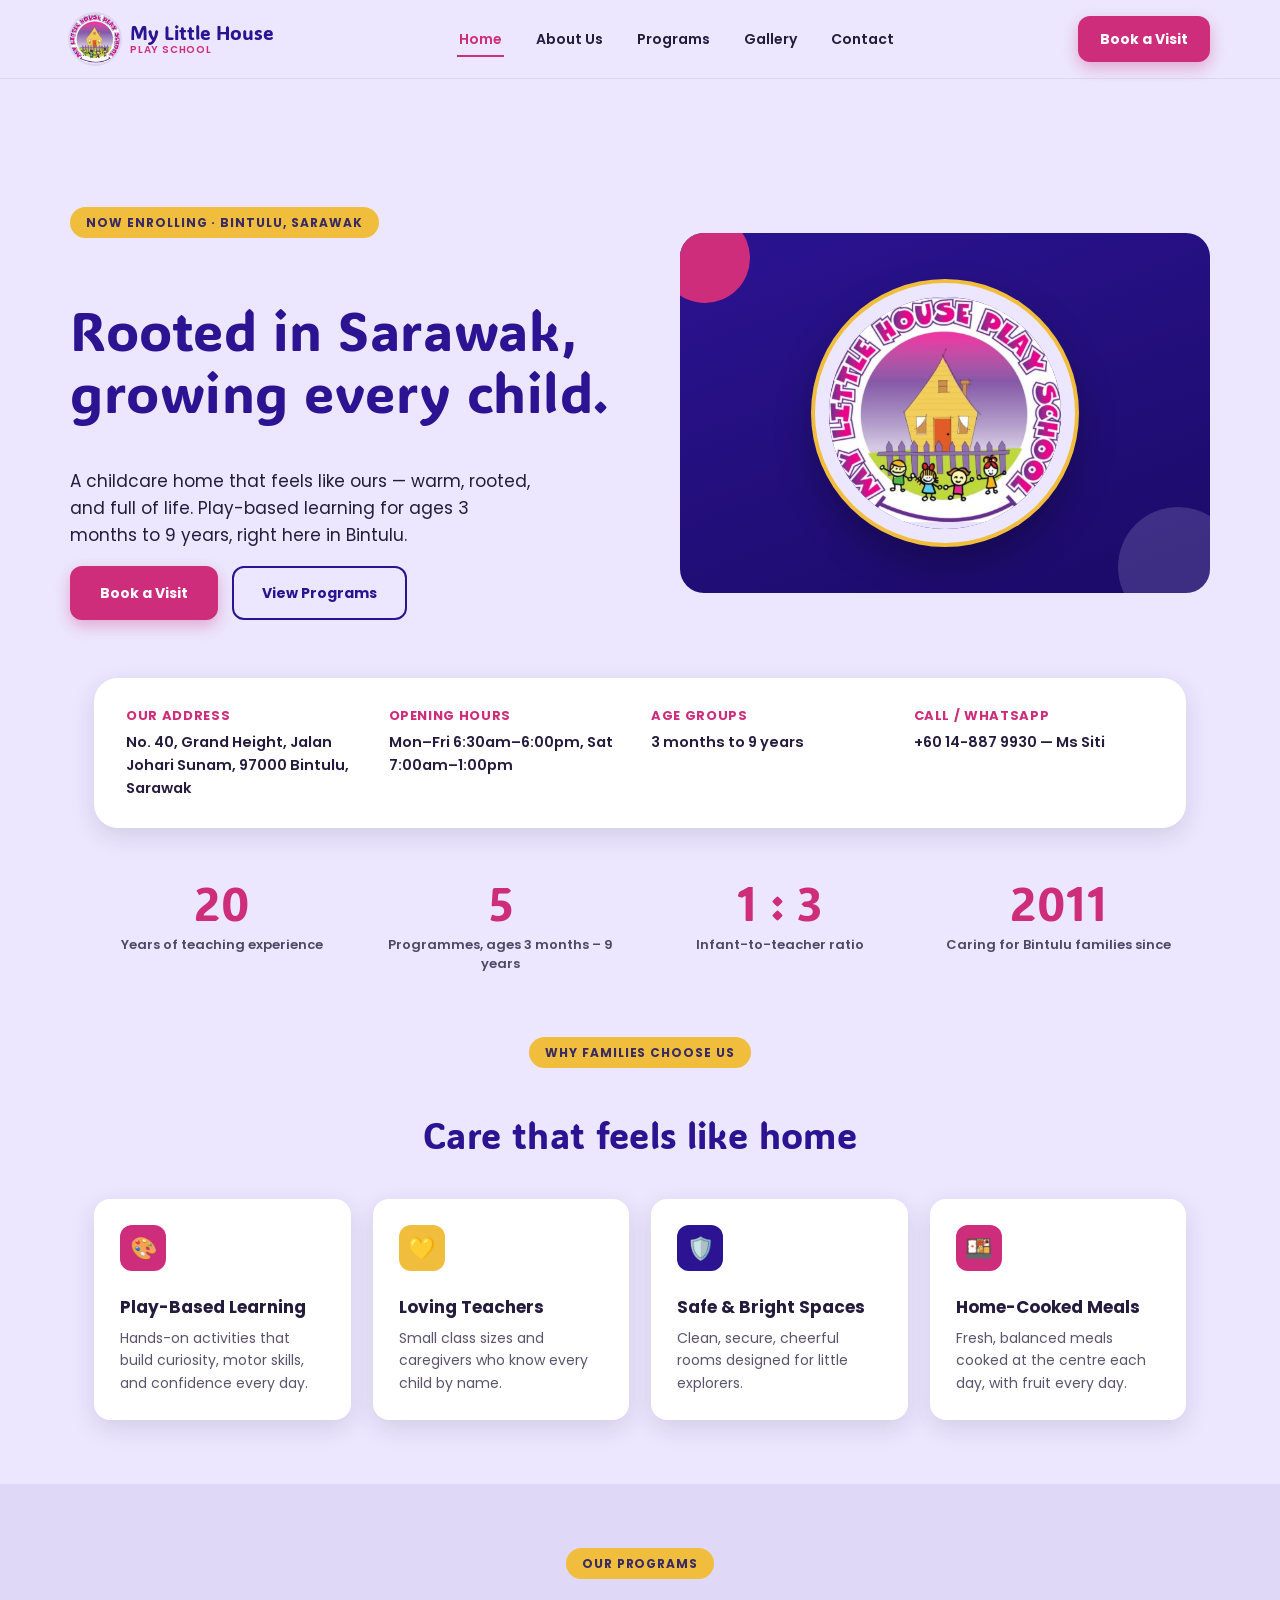
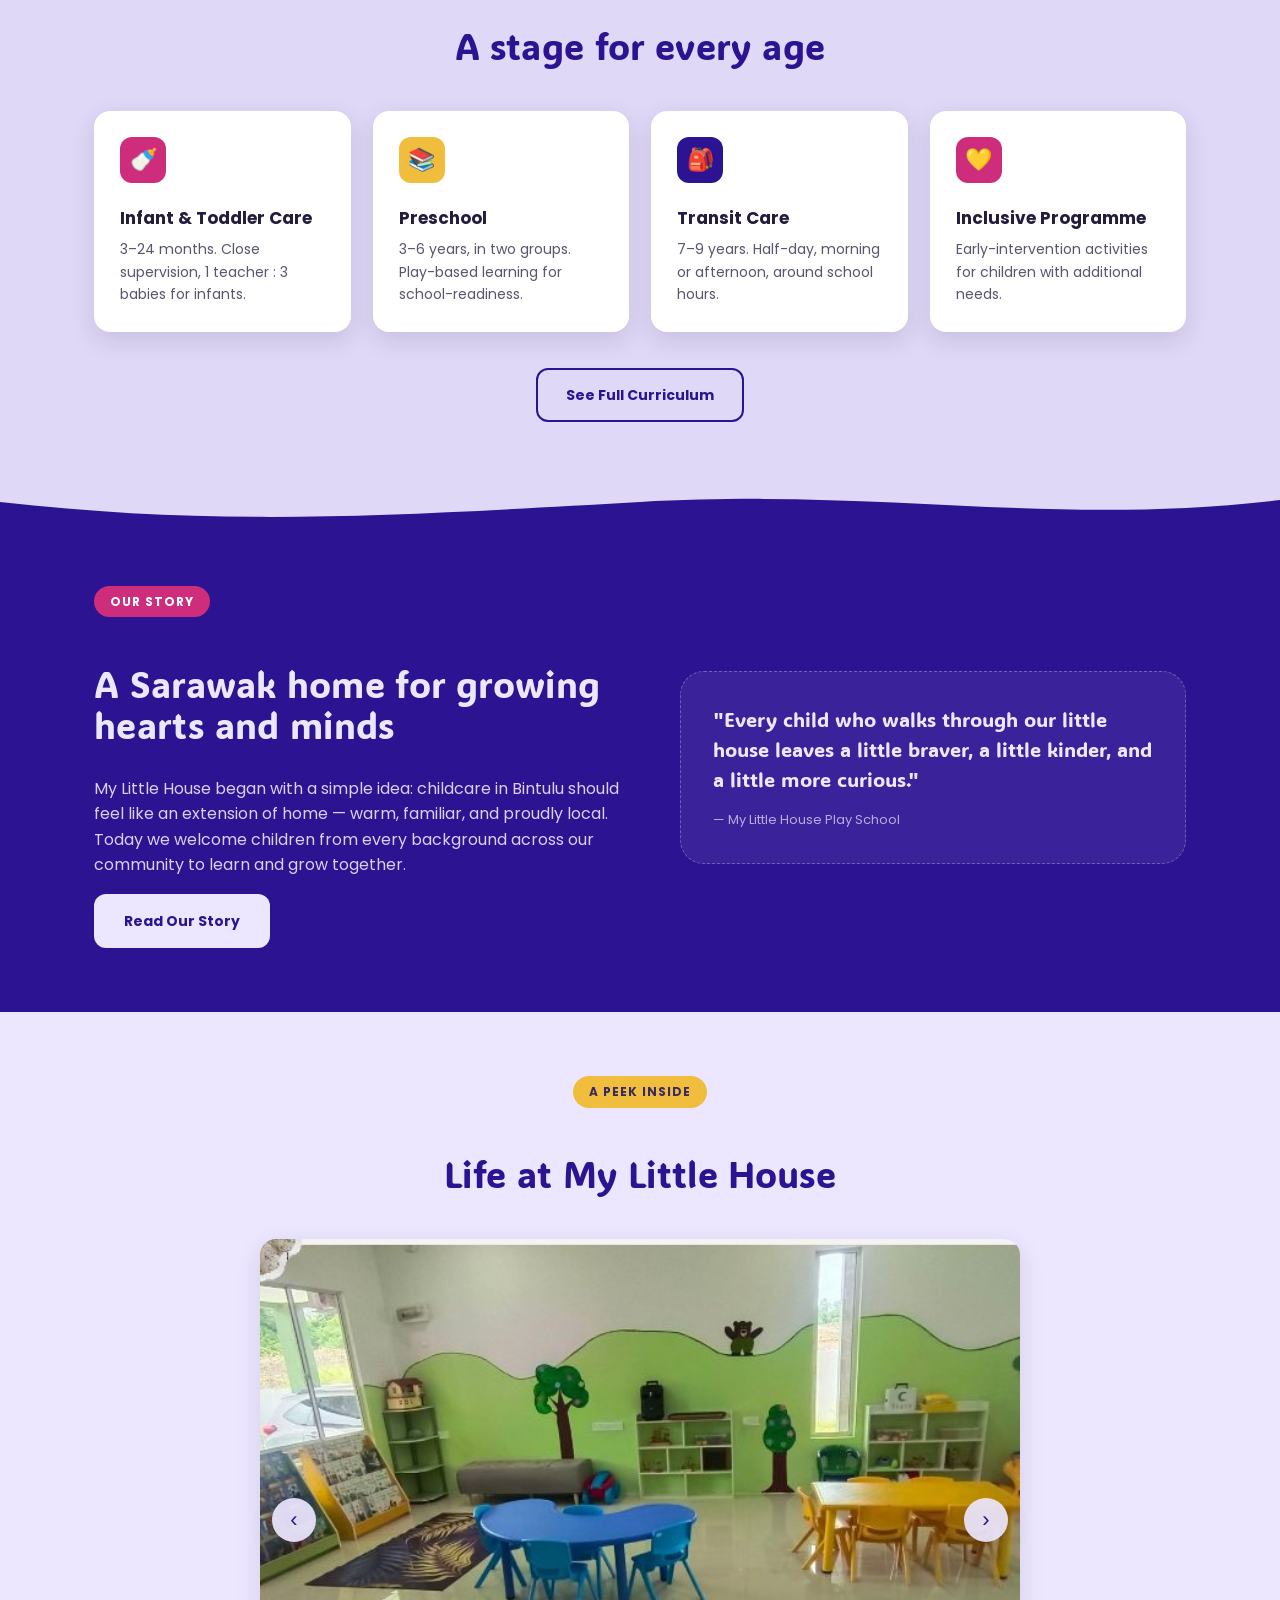
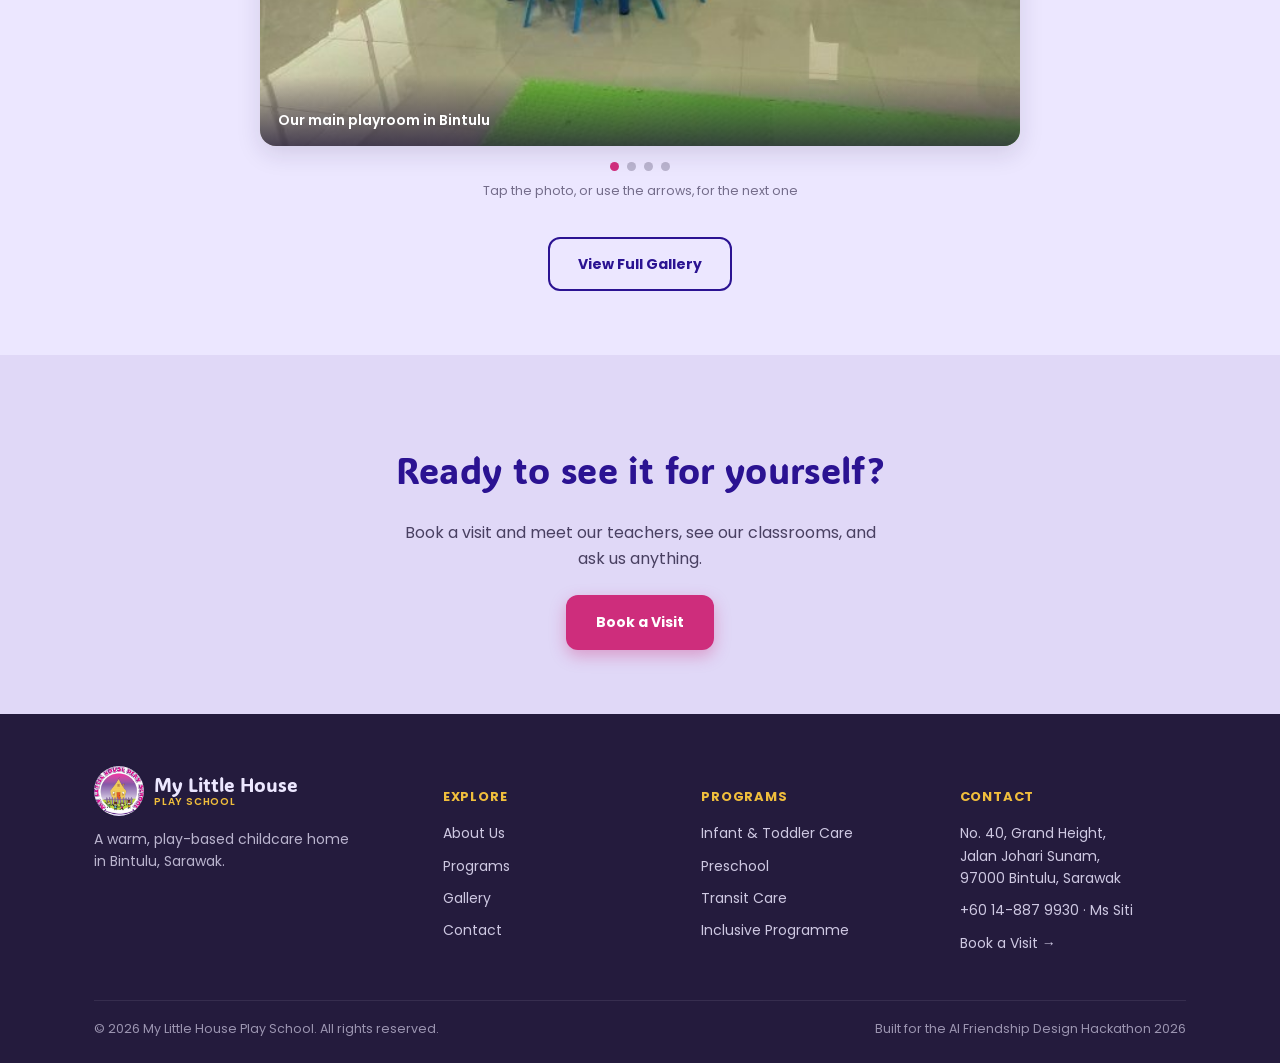
<file: index.html>
<!DOCTYPE html>
<html lang="en-MY">
<head>
<meta charset="UTF-8">
<meta name="viewport" content="width=device-width, initial-scale=1.0">
<title>My Little House Play School — Childcare &amp; Playschool in Bintulu, Sarawak</title>
<meta name="description" content="Play-based childcare in Bintulu, Sarawak for ages 3 months to 9 years — infant care, toddler playschool, preschool, transit care and an inclusive programme. Visit us on Jalan Johari Sunam or WhatsApp Ms Siti at +60 14-887 9930.">
<link rel="canonical" href="https://sarawak-hackathon-2026.github.io/SME-website/">
<meta name="robots" content="index, follow, max-snippet:-1, max-image-preview:large, max-video-preview:-1">
<meta name="author" content="My Little House Play School">
<meta name="theme-color" content="#2B1392">
<meta name="geo.region" content="MY-13">
<meta name="geo.placename" content="Bintulu, Sarawak">
<meta name="geo.position" content="3.1701;113.0417">
<meta name="ICBM" content="3.1701, 113.0417">
<meta property="og:type" content="website">
<meta property="og:site_name" content="My Little House Play School">
<meta property="og:title" content="My Little House Play School — Childcare &amp; Playschool in Bintulu, Sarawak">
<meta property="og:description" content="Play-based childcare in Bintulu, Sarawak for ages 3 months to 9 years — infant care, toddler playschool, preschool, transit care and an inclusive programme. Visit us on Jalan Johari Sunam or WhatsApp Ms Siti at +60 14-887 9930.">
<meta property="og:url" content="https://sarawak-hackathon-2026.github.io/SME-website/">
<meta property="og:image" content="https://sarawak-hackathon-2026.github.io/SME-website/assets/og-image.jpg">
<meta property="og:image:alt" content="My Little House Play School — warm, play-based childcare in Bintulu, Sarawak for ages 3 months to 9 years">
<meta property="og:locale" content="en_MY">
<meta property="og:locale:alternate" content="ms_MY">
<meta name="twitter:card" content="summary_large_image">
<meta name="twitter:title" content="My Little House Play School — Childcare &amp; Playschool in Bintulu, Sarawak">
<meta name="twitter:description" content="Play-based childcare in Bintulu, Sarawak for ages 3 months to 9 years — infant care, toddler playschool, preschool, transit care and an inclusive programme. Visit us on Jalan Johari Sunam or WhatsApp Ms Siti at +60 14-887 9930.">
<meta name="twitter:image" content="https://sarawak-hackathon-2026.github.io/SME-website/assets/og-image.jpg">
<link rel="icon" href="favicon.ico" sizes="any">
<link rel="icon" type="image/png" sizes="32x32" href="assets/favicon-32.png">
<link rel="icon" type="image/png" sizes="48x48" href="assets/favicon-48.png">
<link rel="apple-touch-icon" href="assets/apple-touch-icon.png">
<link rel="manifest" href="site.webmanifest">
<link rel="preconnect" href="https://fonts.googleapis.com">
<link rel="preconnect" href="https://fonts.gstatic.com" crossorigin>
<script>try{if(!matchMedia('(prefers-reduced-motion:reduce)').matches)document.documentElement.classList.add('js-motion')}catch(e){}</script>
<link rel="stylesheet" href="styles.css?v=20260904d">
<script type="application/ld+json">
{
  "@context": "https://schema.org",
  "@graph": [
    {
      "@type": [
        "ChildCare",
        "LocalBusiness"
      ],
      "@id": "https://sarawak-hackathon-2026.github.io/SME-website/#business",
      "name": "My Little House Play School",
      "alternateName": "My Little House Childcare Centre",
      "legalName": "My Little House Playschool Childcare Centre (Taska Rumah Kecilku)",
      "foundingDate": "2011",
      "founder": {
        "@type": "Person",
        "name": "Siti Fatihah Binti Mohamad",
        "jobTitle": "Principal & Founder"
      },
      "description": "A warm, play-based childcare centre in Bintulu, Sarawak for children aged 3 months to 9 years, offering infant daycare, toddler playschool, preschool, transit care and an inclusive early-intervention programme.",
      "url": "https://sarawak-hackathon-2026.github.io/SME-website/",
      "logo": "https://sarawak-hackathon-2026.github.io/SME-website/assets/logo.png",
      "image": "https://sarawak-hackathon-2026.github.io/SME-website/assets/og-image.jpg",
      "telephone": "+60-14-887-9930",
      "priceRange": "$$",
      "currenciesAccepted": "MYR",
      "address": {
        "@type": "PostalAddress",
        "streetAddress": "No. 40, Grand Height, Jalan Johari Sunam",
        "addressLocality": "Bintulu",
        "addressRegion": "Sarawak",
        "postalCode": "97000",
        "addressCountry": "MY"
      },
      "geo": {
        "@type": "GeoCoordinates",
        "latitude": 3.1701,
        "longitude": 113.0417
      },
      "areaServed": [
        {
          "@type": "City",
          "name": "Bintulu"
        },
        {
          "@type": "AdministrativeArea",
          "name": "Sarawak"
        }
      ],
      "audience": {
        "@type": "PeopleAudience",
        "suggestedMinAge": 0,
        "suggestedMaxAge": 9
      },
      "openingHoursSpecification": [
        {
          "@type": "OpeningHoursSpecification",
          "dayOfWeek": [
            "Monday",
            "Tuesday",
            "Wednesday",
            "Thursday",
            "Friday"
          ],
          "opens": "06:30",
          "closes": "18:00"
        },
        {
          "@type": "OpeningHoursSpecification",
          "dayOfWeek": "Saturday",
          "opens": "07:00",
          "closes": "13:00"
        }
      ],
      "knowsLanguage": [
        "en",
        "ms"
      ],
      "slogan": "Rooted in Sarawak, growing every child.",
      "hasMap": "https://www.google.com/maps?q=No.+40,+Grand+Height,+Jalan+Johari+Sunam,+97000+Bintulu,+Sarawak",
      "numberOfEmployees": { "@type": "QuantitativeValue", "value": 6 },
      "employee": [
        { "@type": "Person", "name": "Siti Fatihah Binti Mohamad", "jobTitle": "Principal & Founder" },
        { "@type": "Person", "name": "Sulaiman Bin Suhaili", "jobTitle": "Co-Founder" },
        { "@type": "Person", "name": "Nurul Azreen Binti Hepni", "jobTitle": "Teacher" },
        { "@type": "Person", "name": "Nurfarahein Binti Zainuddin", "jobTitle": "Teacher" },
        { "@type": "Person", "name": "Dannilla Anak Malay", "jobTitle": "Teacher" },
        { "@type": "Person", "name": "Kong Siew Cheng", "jobTitle": "Teacher" }
      ],
      "hasOfferCatalog": {
        "@type": "OfferCatalog",
        "name": "Childcare programmes",
        "itemListElement": [
          { "@type": "Offer", "itemOffered": { "@type": "Service", "name": "Infant daycare", "description": "Ages 3 to 18 months, at a ratio of one teacher to three babies." } },
          { "@type": "Offer", "itemOffered": { "@type": "Service", "name": "Toddler playschool", "description": "Ages 18 to 24 months." } },
          { "@type": "Offer", "itemOffered": { "@type": "Service", "name": "Preschool", "description": "Ages 3 to 6 years, in a 3 to 4 group and a 5 to 6 group." } },
          { "@type": "Offer", "itemOffered": { "@type": "Service", "name": "Transit care", "description": "School-age children aged 7 to 9, half-day around school hours." } },
          { "@type": "Offer", "itemOffered": { "@type": "Service", "name": "Inclusive programme", "description": "Early-intervention activities for children with mild autism, speech delay and similar developmental needs." } }
        ]
      }
    },
    {
      "@type": "WebSite",
      "@id": "https://sarawak-hackathon-2026.github.io/SME-website/#website",
      "name": "My Little House Play School",
      "url": "https://sarawak-hackathon-2026.github.io/SME-website/",
      "inLanguage": "en-MY",
      "publisher": {
        "@id": "https://sarawak-hackathon-2026.github.io/SME-website/#business"
      }
    },
    {
      "@type": "WebPage",
      "@id": "https://sarawak-hackathon-2026.github.io/SME-website/#webpage",
      "url": "https://sarawak-hackathon-2026.github.io/SME-website/",
      "name": "My Little House Play School — Childcare & Playschool in Bintulu, Sarawak",
      "description": "Play-based childcare in Bintulu, Sarawak for ages 3 months to 9 years — infant care, toddler playschool, preschool, transit care and an inclusive programme. Visit us on Jalan Johari Sunam or WhatsApp Ms Siti at +60 14-887 9930.",
      "isPartOf": {
        "@id": "https://sarawak-hackathon-2026.github.io/SME-website/#website"
      },
      "about": {
        "@id": "https://sarawak-hackathon-2026.github.io/SME-website/#business"
      },
      "inLanguage": "en-MY"
    },
    {
      "@type": "BreadcrumbList",
      "@id": "https://sarawak-hackathon-2026.github.io/SME-website/#breadcrumb",
      "itemListElement": [
        {
          "@type": "ListItem",
          "position": 1,
          "name": "Home",
          "item": "https://sarawak-hackathon-2026.github.io/SME-website/"
        }
      ]
    }
  ]
}
</script>
</head>
<body>

<header class="site-header">
  <nav class="container nav">
    <a class="brand" href="index.html">
      <span class="brand-mark"><img src="assets/logo.png" alt="My Little House Play School logo"></span>
      <span class="brand-name">My Little House<small>Play School</small></span>
    </a>
    <ul class="navlinks" id="navlinks">
      <li><a href="index.html" class="active">Home</a></li>
      <li><a href="about.html">About Us</a></li>
      <li><a href="programs.html">Programs</a></li>
      <li><a href="gallery.html">Gallery</a></li>
      <li><a href="contact.html">Contact</a></li>
      <li class="nav-cta-mobile"><a href="contact.html" class="btn btn-primary">Book a Visit</a></li>
    </ul>
    <div class="nav-cta">
      <a href="contact.html" class="btn btn-primary" style="padding:10px 20px;">Book a Visit</a>
      <button class="nav-toggle" id="navToggle" aria-label="Open menu" aria-controls="navlinks" aria-expanded="false">&#9776;</button>
    </div>
  </nav>
</header>

<main>

<section class="section-cream">
  <div class="container hero">
    <div class="hero-text">
      <span class="eyebrow">Now Enrolling · Bintulu, Sarawak</span>
      <h1>Rooted in Sarawak,<br>growing every child.</h1>
      <p class="lead">A childcare home that feels like ours — warm, rooted, and full of life. Play-based learning for ages 3 months to 9 years, right here in Bintulu.</p>
      <div class="hero-actions">
        <a href="contact.html" class="btn btn-primary">Book a Visit</a>
        <a href="programs.html" class="btn btn-secondary">View Programs</a>
      </div>
    </div>
    <div class="hero-visual-logo">
      <div class="blob" style="background:var(--terracotta); width:90px; height:90px; top:-20px; left:-20px;"></div>
      <div class="blob" style="background:rgba(236,231,255,0.16); width:120px; height:120px; bottom:-34px; right:-28px;"></div>
      <img class="logo-hero" src="assets/logo.png" alt="My Little House Play School logo">
    </div>
  </div>
</section>

<div class="container">
  <div class="info-strip">
    <div class="info-item"><h4>Our Address</h4><p>No. 40, Grand Height, Jalan Johari Sunam, 97000 Bintulu, Sarawak</p></div>
    <div class="info-item"><h4>Opening Hours</h4><p>Mon–Fri 6:30am–6:00pm, Sat 7:00am–1:00pm</p></div>
    <div class="info-item"><h4>Age Groups</h4><p>3 months to 9 years</p></div>
    <div class="info-item"><h4>Call / WhatsApp</h4><p><a href="https://wa.me/60148879930?text=Hello%20My%20Little%20House%2C%20I%27d%20like%20to%20ask%20about%20a%20place%20for%20my%20child.">+60 14-887 9930</a> — Ms Siti</p></div>
  </div>

  <div class="stats" style="margin-top:52px;">
    <div>
      <div class="stat-num"><span data-count="22">0</span></div>
      <div class="stat-label">Years of teaching experience</div>
    </div>
    <div>
      <div class="stat-num"><span data-count="5">0</span></div>
      <div class="stat-label">Programmes, ages 3 months&nbsp;–&nbsp;9 years</div>
    </div>
    <div>
      <div class="stat-num">1&nbsp;:&nbsp;3</div>
      <div class="stat-label">Infant-to-teacher ratio</div>
    </div>
    <div>
      <div class="stat-num">2011</div>
      <div class="stat-label">Caring for Bintulu families since</div>
    </div>
  </div>
</div>

<section class="section-cream">
  <div class="container">
    <div class="section-head">
      <span class="eyebrow">Why Families Choose Us</span>
      <h2>Care that feels like home</h2>
    </div>
    <div class="grid grid-4">
      <div class="card">
        <div class="icon tint-terracotta">🎨</div>
        <h4>Play-Based Learning</h4>
        <p>Hands-on activities that build curiosity, motor skills, and confidence every day.</p>
      </div>
      <div class="card">
        <div class="icon tint-gold">💛</div>
        <h4>Loving Teachers</h4>
        <p>Small class sizes and caregivers who know every child by name.</p>
      </div>
      <div class="card">
        <div class="icon tint-green">🛡️</div>
        <h4>Safe & Bright Spaces</h4>
        <p>Clean, secure, cheerful rooms designed for little explorers.</p>
      </div>
      <div class="card">
        <div class="icon tint-terracotta">🍱</div>
        <h4>Home-Cooked Meals</h4>
        <p>Fresh, balanced meals cooked at the centre each day, with fruit every day.</p>
      </div>
    </div>
  </div>
</section>

<section class="section-soft">
  <div class="container">
    <div class="section-head">
      <span class="eyebrow">Our Programs</span>
      <h2>A stage for every age</h2>
    </div>
    <div class="grid grid-4">
      <div class="card">
        <div class="icon tint-terracotta">🍼</div>
        <h4>Infant & Toddler Care</h4>
        <p>3–24 months. Close supervision, 1 teacher : 3 babies for infants.</p>
      </div>
      <div class="card">
        <div class="icon tint-gold">📚</div>
        <h4>Preschool</h4>
        <p>3–6 years, in two groups. Play-based learning for school-readiness.</p>
      </div>
      <div class="card">
        <div class="icon tint-green">🎒</div>
        <h4>Transit Care</h4>
        <p>7–9 years. Half-day, morning or afternoon, around school hours.</p>
      </div>
      <div class="card">
        <div class="icon tint-terracotta">💛</div>
        <h4>Inclusive Programme</h4>
        <p>Early-intervention activities for children with additional needs.</p>
      </div>
    </div>
    <div style="text-align:center; margin-top:36px;">
      <a href="programs.html" class="btn btn-secondary">See Full Curriculum</a>
    </div>
  </div>
</section>

<section class="section-green">
  <div class="container" style="display:flex; gap:40px; flex-wrap:wrap; align-items:center;">
    <div style="flex:1 1 320px;">
      <span class="eyebrow" style="background:var(--terracotta); color:#fff;">Our Story</span>
      <h2>A Sarawak home for growing hearts and minds</h2>
      <p style="opacity:0.9;">My Little House began with a simple idea: childcare in Bintulu should feel like an extension of home — warm, familiar, and proudly local. Today we welcome children from every background across our community to learn and grow together.</p>
      <a href="about.html" class="btn btn-light">Read Our Story</a>
    </div>
    <div style="flex:1 1 280px; background:rgba(236,231,255,0.08); border-radius:var(--radius-lg); padding:32px; border:1px dashed rgba(236,231,255,0.3);">
      <p style="font-family:var(--font-display); font-size:20px; line-height:1.5; color:var(--cream); opacity:1;">"Every child who walks through our little house leaves a little braver, a little kinder, and a little more curious."</p>
      <p style="margin:0; font-size:13px; opacity:0.7;">— My Little House Play School</p>
    </div>
  </div>
</section>

<section class="section-cream">
  <div class="container">
    <div class="section-head">
      <span class="eyebrow">A Peek Inside</span>
      <h2>Life at My Little House</h2>
    </div>
    <div class="carousel" id="peekCarousel">
      <div class="carousel-viewport">
        <div class="carousel-track">
          <figure class="carousel-slide">
            <img src="assets/photos/playroom.jpg" alt="Bright, green-walled main playroom with child-size tables and reading racks" loading="lazy">
            <figcaption>Our main playroom in Bintulu</figcaption>
          </figure>
          <figure class="carousel-slide">
            <img src="assets/photos/playkitchen.jpg" alt="Pretend-play corner with wooden toy food and kitchen sets on low shelves" loading="lazy">
            <figcaption>The pretend-play corner</figcaption>
          </figure>
          <figure class="carousel-slide">
            <img src="assets/photos/reading.jpg" alt="Reading corner with a front-facing display full of children's picture books" loading="lazy">
            <figcaption>Our reading corner</figcaption>
          </figure>
          <figure class="carousel-slide">
            <img src="assets/photos/exterior.jpg" alt="Exterior of My Little House Play School Childcare Centre in Bintulu with its pink signboard" loading="lazy">
            <figcaption>Our home on Jalan Johari Sunam</figcaption>
          </figure>
        </div>
      </div>
      <button class="carousel-btn prev" type="button" aria-label="Previous photo">&#8249;</button>
      <button class="carousel-btn next" type="button" aria-label="Next photo">&#8250;</button>
      <div class="carousel-dots" aria-hidden="true"></div>
      <p class="carousel-hint">Tap the photo, or use the arrows, for the next one</p>
    </div>
    <div style="text-align:center; margin-top:36px;">
      <a href="gallery.html" class="btn btn-secondary">View Full Gallery</a>
    </div>
  </div>
</section>

<section class="section-soft">
  <div class="container" style="text-align:center;">
    <h2>Ready to see it for yourself?</h2>
    <p style="max-width:480px; margin:0 auto 24px; opacity:0.8;">Book a visit and meet our teachers, see our classrooms, and ask us anything.</p>
    <a href="contact.html" class="btn btn-primary">Book a Visit</a>
  </div>
</section>

</main>

<footer class="site-footer">
  <div class="container">
    <div class="footer-grid">
      <div>
        <div class="brand" style="margin-bottom:12px;">
          <span class="brand-mark"><img src="assets/logo.png" alt="My Little House Play School logo"></span>
          <span class="brand-name" style="color:var(--cream);">My Little House<small style="color:var(--gold);">Play School</small></span>
        </div>
        <p style="opacity:0.75; font-size:14px; max-width:260px;">A warm, play-based childcare home in Bintulu, Sarawak.</p>
      </div>
      <div>
        <h5>Explore</h5>
        <ul>
          <li><a href="about.html">About Us</a></li>
          <li><a href="programs.html">Programs</a></li>
          <li><a href="gallery.html">Gallery</a></li>
          <li><a href="contact.html">Contact</a></li>
        </ul>
      </div>
      <div>
        <h5>Programs</h5>
        <ul>
          <li><a href="programs.html">Infant & Toddler Care</a></li>
          <li><a href="programs.html">Preschool</a></li>
          <li><a href="programs.html">Transit Care</a></li>
          <li><a href="programs.html">Inclusive Programme</a></li>
        </ul>
      </div>
      <div>
        <h5>Contact</h5>
        <ul>
          <li>No. 40, Grand Height,<br>Jalan Johari Sunam,<br>97000 Bintulu, Sarawak</li>
          <li><a href="tel:+60148879930">+60 14-887 9930</a> · Ms Siti</li>
          <li><a href="contact.html">Book a Visit →</a></li>
        </ul>
      </div>
    </div>
    <div class="footer-bottom">
      <span>© 2026 My Little House Play School. All rights reserved.</span>
      <span>Built for the AI Friendship Design Hackathon 2026</span>
    </div>
  </div>
</footer>

<script>
  (function () {
    var toggle = document.getElementById('navToggle');
    var links = document.getElementById('navlinks');
    if (!toggle || !links) return;
    toggle.addEventListener('click', function () {
      var open = links.classList.toggle('open');
      toggle.setAttribute('aria-expanded', open ? 'true' : 'false');
      toggle.setAttribute('aria-label', open ? 'Close menu' : 'Open menu');
      toggle.innerHTML = open ? '&#10005;' : '&#9776;';
    });
  })();

  document.querySelectorAll('.carousel').forEach(function (root) {
    var track = root.querySelector('.carousel-track');
    var slides = Array.prototype.slice.call(root.querySelectorAll('.carousel-slide'));
    var dotsWrap = root.querySelector('.carousel-dots');
    var index = 0;
    var dots = slides.map(function (_, n) {
      var d = document.createElement('button');
      d.type = 'button';
      d.setAttribute('aria-label', 'Go to photo ' + (n + 1));
      d.addEventListener('click', function () { go(n); });
      dotsWrap.appendChild(d);
      return d;
    });
    function go(n) {
      index = (n + slides.length) % slides.length;
      track.style.transform = 'translateX(-' + (index * 100) + '%)';
      dots.forEach(function (d, k) { d.classList.toggle('active', k === index); });
    }
    root.querySelector('.carousel-btn.prev').addEventListener('click', function () { go(index - 1); });
    root.querySelector('.carousel-btn.next').addEventListener('click', function () { go(index + 1); });
    slides.forEach(function (s) {
      s.addEventListener('click', function () { go(index + 1); });
    });
    go(0);
  });
</script>
<script src="motion.js?v=20260904e" defer></script>
</body>
</html>
</file>
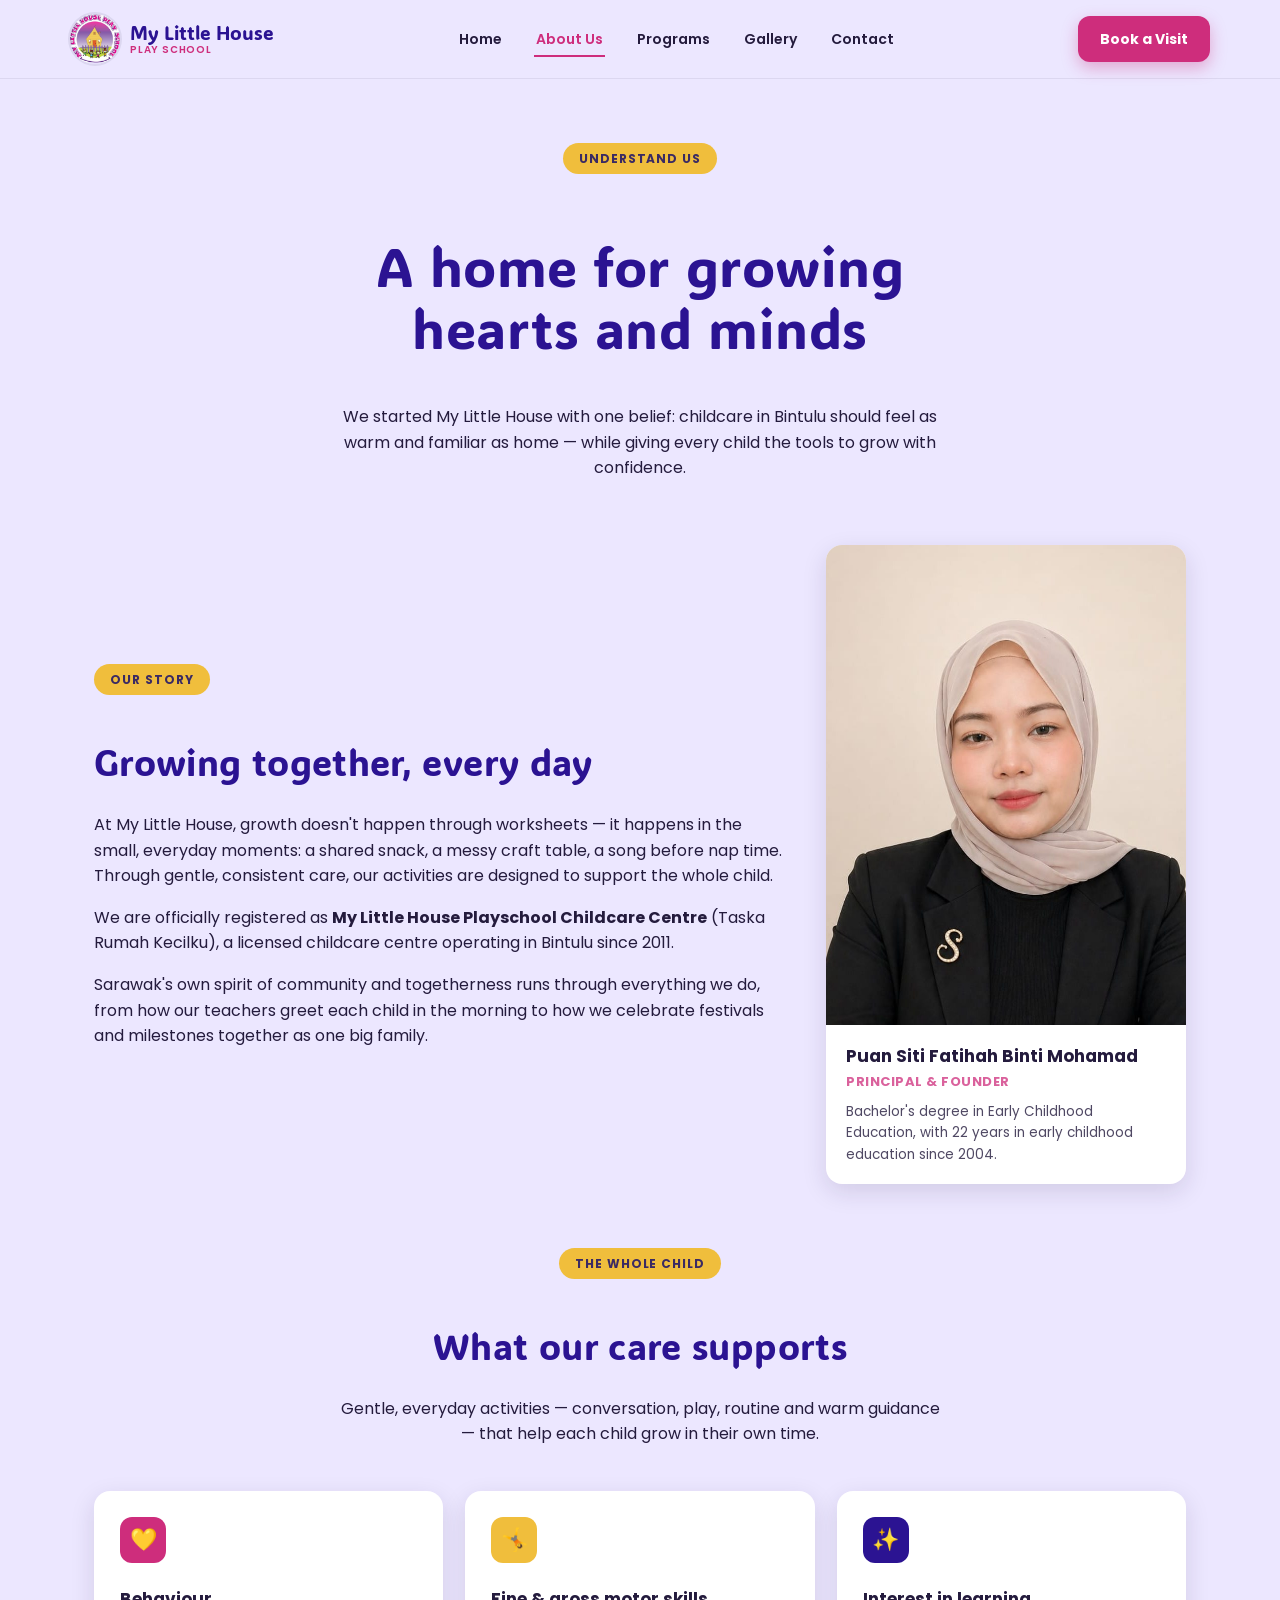
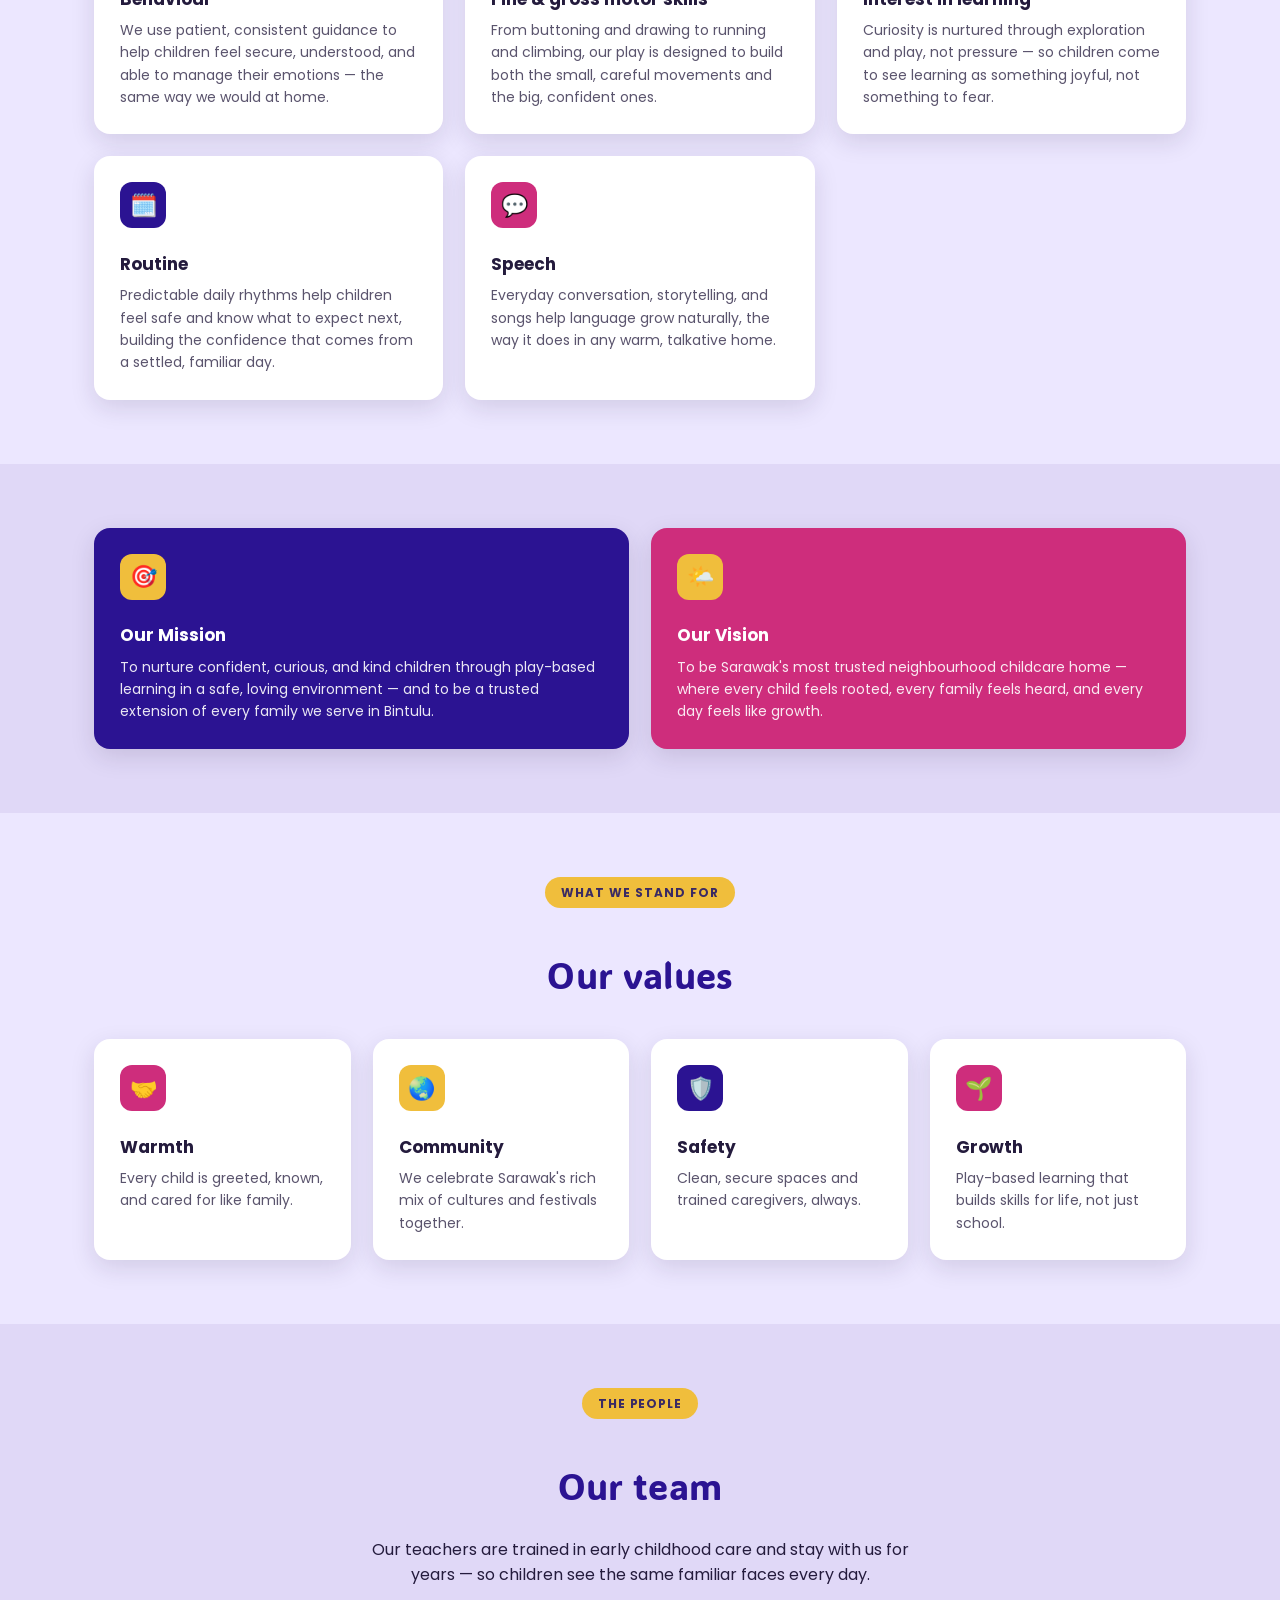
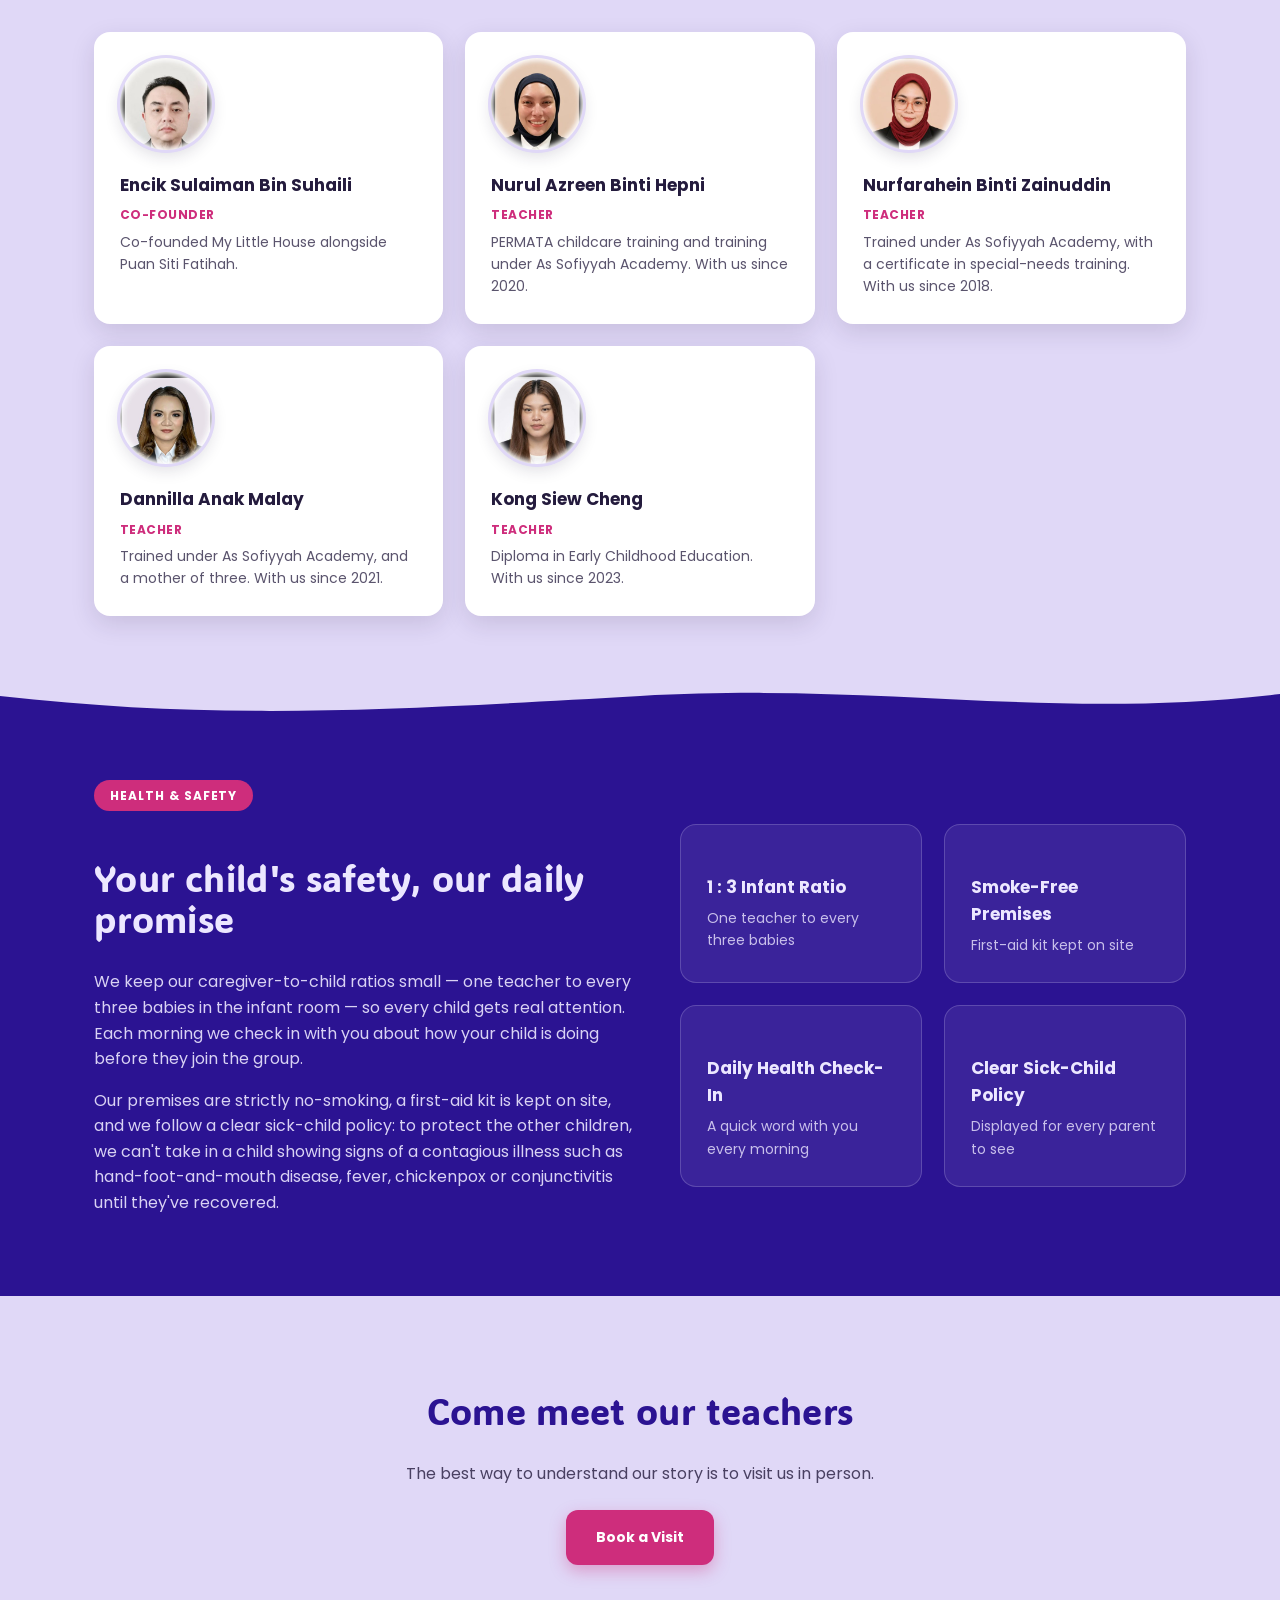
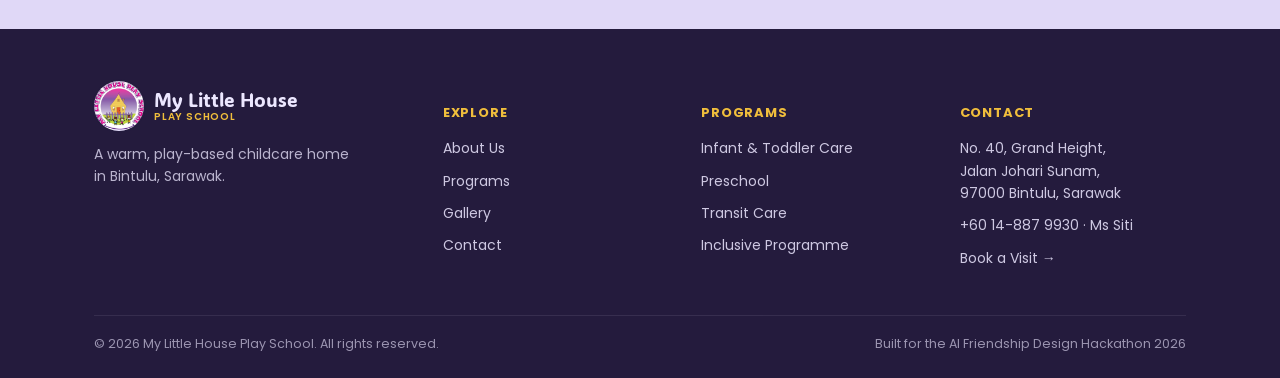
<file: about.html>
<!DOCTYPE html>
<html lang="en-MY">
<head>
<meta charset="UTF-8">
<meta name="viewport" content="width=device-width, initial-scale=1.0">
<title>About Us — My Little House Play School, Bintulu</title>
<meta name="description" content="The story and the people behind My Little House Play School: a warm, play-based childcare home on Jalan Johari Sunam, Bintulu, Sarawak, welcoming children from every background.">
<link rel="canonical" href="https://sarawak-hackathon-2026.github.io/SME-website/about.html">
<meta name="robots" content="index, follow, max-snippet:-1, max-image-preview:large, max-video-preview:-1">
<meta name="author" content="My Little House Play School">
<meta name="theme-color" content="#2B1392">
<meta name="geo.region" content="MY-13">
<meta name="geo.placename" content="Bintulu, Sarawak">
<meta name="geo.position" content="3.1701;113.0417">
<meta name="ICBM" content="3.1701, 113.0417">
<meta property="og:type" content="website">
<meta property="og:site_name" content="My Little House Play School">
<meta property="og:title" content="About Us — My Little House Play School, Bintulu">
<meta property="og:description" content="The story and the people behind My Little House Play School: a warm, play-based childcare home on Jalan Johari Sunam, Bintulu, Sarawak, welcoming children from every background.">
<meta property="og:url" content="https://sarawak-hackathon-2026.github.io/SME-website/about.html">
<meta property="og:image" content="https://sarawak-hackathon-2026.github.io/SME-website/assets/og-image.jpg">
<meta property="og:image:alt" content="My Little House Play School — warm, play-based childcare in Bintulu, Sarawak for ages 3 months to 9 years">
<meta property="og:locale" content="en_MY">
<meta property="og:locale:alternate" content="ms_MY">
<meta name="twitter:card" content="summary_large_image">
<meta name="twitter:title" content="About Us — My Little House Play School, Bintulu">
<meta name="twitter:description" content="The story and the people behind My Little House Play School: a warm, play-based childcare home on Jalan Johari Sunam, Bintulu, Sarawak, welcoming children from every background.">
<meta name="twitter:image" content="https://sarawak-hackathon-2026.github.io/SME-website/assets/og-image.jpg">
<link rel="icon" href="favicon.ico" sizes="any">
<link rel="icon" type="image/png" sizes="32x32" href="assets/favicon-32.png">
<link rel="icon" type="image/png" sizes="48x48" href="assets/favicon-48.png">
<link rel="apple-touch-icon" href="assets/apple-touch-icon.png">
<link rel="manifest" href="site.webmanifest">
<link rel="preconnect" href="https://fonts.googleapis.com">
<link rel="preconnect" href="https://fonts.gstatic.com" crossorigin>
<script>try{if(!matchMedia('(prefers-reduced-motion:reduce)').matches)document.documentElement.classList.add('js-motion')}catch(e){}</script>
<link rel="stylesheet" href="styles.css?v=20260904d">
<script type="application/ld+json">
{
  "@context": "https://schema.org",
  "@graph": [
    {
      "@type": [
        "ChildCare",
        "LocalBusiness"
      ],
      "@id": "https://sarawak-hackathon-2026.github.io/SME-website/#business",
      "name": "My Little House Play School",
      "alternateName": "My Little House Childcare Centre",
      "legalName": "My Little House Playschool Childcare Centre (Taska Rumah Kecilku)",
      "foundingDate": "2011",
      "founder": {
        "@type": "Person",
        "name": "Siti Fatihah Binti Mohamad",
        "jobTitle": "Principal & Founder"
      },
      "description": "A warm, play-based childcare centre in Bintulu, Sarawak for children aged 3 months to 9 years, offering infant daycare, toddler playschool, preschool, transit care and an inclusive early-intervention programme.",
      "url": "https://sarawak-hackathon-2026.github.io/SME-website/",
      "logo": "https://sarawak-hackathon-2026.github.io/SME-website/assets/logo.png",
      "image": "https://sarawak-hackathon-2026.github.io/SME-website/assets/og-image.jpg",
      "telephone": "+60-14-887-9930",
      "priceRange": "$$",
      "currenciesAccepted": "MYR",
      "address": {
        "@type": "PostalAddress",
        "streetAddress": "No. 40, Grand Height, Jalan Johari Sunam",
        "addressLocality": "Bintulu",
        "addressRegion": "Sarawak",
        "postalCode": "97000",
        "addressCountry": "MY"
      },
      "geo": {
        "@type": "GeoCoordinates",
        "latitude": 3.1701,
        "longitude": 113.0417
      },
      "areaServed": [
        {
          "@type": "City",
          "name": "Bintulu"
        },
        {
          "@type": "AdministrativeArea",
          "name": "Sarawak"
        }
      ],
      "audience": {
        "@type": "PeopleAudience",
        "suggestedMinAge": 0,
        "suggestedMaxAge": 9
      },
      "openingHoursSpecification": [
        {
          "@type": "OpeningHoursSpecification",
          "dayOfWeek": [
            "Monday",
            "Tuesday",
            "Wednesday",
            "Thursday",
            "Friday"
          ],
          "opens": "06:30",
          "closes": "18:00"
        },
        {
          "@type": "OpeningHoursSpecification",
          "dayOfWeek": "Saturday",
          "opens": "07:00",
          "closes": "13:00"
        }
      ],
      "knowsLanguage": [
        "en",
        "ms"
      ],
      "slogan": "Rooted in Sarawak, growing every child.",
      "hasMap": "https://www.google.com/maps?q=No.+40,+Grand+Height,+Jalan+Johari+Sunam,+97000+Bintulu,+Sarawak",
      "numberOfEmployees": { "@type": "QuantitativeValue", "value": 6 },
      "employee": [
        { "@type": "Person", "name": "Siti Fatihah Binti Mohamad", "jobTitle": "Principal & Founder" },
        { "@type": "Person", "name": "Sulaiman Bin Suhaili", "jobTitle": "Co-Founder" },
        { "@type": "Person", "name": "Nurul Azreen Binti Hepni", "jobTitle": "Teacher" },
        { "@type": "Person", "name": "Nurfarahein Binti Zainuddin", "jobTitle": "Teacher" },
        { "@type": "Person", "name": "Dannilla Anak Malay", "jobTitle": "Teacher" },
        { "@type": "Person", "name": "Kong Siew Cheng", "jobTitle": "Teacher" }
      ],
      "hasOfferCatalog": {
        "@type": "OfferCatalog",
        "name": "Childcare programmes",
        "itemListElement": [
          { "@type": "Offer", "itemOffered": { "@type": "Service", "name": "Infant daycare", "description": "Ages 3 to 18 months, at a ratio of one teacher to three babies." } },
          { "@type": "Offer", "itemOffered": { "@type": "Service", "name": "Toddler playschool", "description": "Ages 18 to 24 months." } },
          { "@type": "Offer", "itemOffered": { "@type": "Service", "name": "Preschool", "description": "Ages 3 to 6 years, in a 3 to 4 group and a 5 to 6 group." } },
          { "@type": "Offer", "itemOffered": { "@type": "Service", "name": "Transit care", "description": "School-age children aged 7 to 9, half-day around school hours." } },
          { "@type": "Offer", "itemOffered": { "@type": "Service", "name": "Inclusive programme", "description": "Early-intervention activities for children with mild autism, speech delay and similar developmental needs." } }
        ]
      }
    },
    {
      "@type": "WebSite",
      "@id": "https://sarawak-hackathon-2026.github.io/SME-website/#website",
      "name": "My Little House Play School",
      "url": "https://sarawak-hackathon-2026.github.io/SME-website/",
      "inLanguage": "en-MY",
      "publisher": {
        "@id": "https://sarawak-hackathon-2026.github.io/SME-website/#business"
      }
    },
    {
      "@type": "WebPage",
      "@id": "https://sarawak-hackathon-2026.github.io/SME-website/about.html#webpage",
      "url": "https://sarawak-hackathon-2026.github.io/SME-website/about.html",
      "name": "About Us — My Little House Play School, Bintulu",
      "description": "The story and the people behind My Little House Play School: a warm, play-based childcare home on Jalan Johari Sunam, Bintulu, Sarawak, welcoming children from every background.",
      "isPartOf": {
        "@id": "https://sarawak-hackathon-2026.github.io/SME-website/#website"
      },
      "about": {
        "@id": "https://sarawak-hackathon-2026.github.io/SME-website/#business"
      },
      "inLanguage": "en-MY"
    },
    {
      "@type": "BreadcrumbList",
      "@id": "https://sarawak-hackathon-2026.github.io/SME-website/about.html#breadcrumb",
      "itemListElement": [
        {
          "@type": "ListItem",
          "position": 1,
          "name": "Home",
          "item": "https://sarawak-hackathon-2026.github.io/SME-website/"
        },
        {
          "@type": "ListItem",
          "position": 2,
          "name": "About Us",
          "item": "https://sarawak-hackathon-2026.github.io/SME-website/about.html"
        }
      ]
    }
  ]
}
</script>
</head>
<body>

<header class="site-header">
  <nav class="container nav">
    <a class="brand" href="index.html">
      <span class="brand-mark"><img src="assets/logo.png" alt="My Little House Play School logo"></span>
      <span class="brand-name">My Little House<small>Play School</small></span>
    </a>
    <ul class="navlinks" id="navlinks">
      <li><a href="index.html">Home</a></li>
      <li><a href="about.html" class="active">About Us</a></li>
      <li><a href="programs.html">Programs</a></li>
      <li><a href="gallery.html">Gallery</a></li>
      <li><a href="contact.html">Contact</a></li>
      <li class="nav-cta-mobile"><a href="contact.html" class="btn btn-primary">Book a Visit</a></li>
    </ul>
    <div class="nav-cta">
      <a href="contact.html" class="btn btn-primary" style="padding:10px 20px;">Book a Visit</a>
      <button class="nav-toggle" id="navToggle" aria-label="Open menu" aria-controls="navlinks" aria-expanded="false">&#9776;</button>
    </div>
  </nav>
</header>

<main>

<section class="section-cream">
  <div class="container" style="text-align:center; max-width:680px;">
    <span class="eyebrow">Understand Us</span>
    <h1>A home for growing hearts and minds</h1>
    <p class="lead" style="margin:0 auto;">We started My Little House with one belief: childcare in Bintulu should feel as warm and familiar as home — while giving every child the tools to grow with confidence.</p>
  </div>
</section>

<section class="section-cream" style="padding-top:0;">
  <div class="container" style="display:flex; gap:40px; flex-wrap:wrap; align-items:center;">
    <div style="flex:1 1 380px;">
      <span class="eyebrow">Our Story</span>
      <h2>Growing together, every day</h2>
      <p>At My Little House, growth doesn't happen through worksheets — it happens in the small, everyday moments: a shared snack, a messy craft table, a song before nap time. Through gentle, consistent care, our activities are designed to support the whole child.</p>
      <p>We are officially registered as <strong>My Little House Playschool Childcare Centre</strong> (Taska Rumah Kecilku), a licensed childcare centre operating in Bintulu since 2011.</p>
      <p>Sarawak's own spirit of community and togetherness runs through everything we do, from how our teachers greet each child in the morning to how we celebrate festivals and milestones together as one big family.</p>
    </div>
    <div style="flex:1 1 300px; max-width:360px;">
      <div class="card" style="padding:0; overflow:hidden;">
        <img src="assets/team/founder.jpg" alt="Puan Siti Fatihah Binti Mohamad, Principal and Founder of My Little House" style="width:100%; aspect-ratio:3/4; object-fit:cover;">
        <div style="padding:18px 20px;">
          <h4 style="margin:0 0 2px;">Puan Siti Fatihah Binti Mohamad</h4>
          <p style="margin:0 0 8px; font-size:13px; color:var(--terracotta); font-weight:700; text-transform:uppercase; letter-spacing:0.04em;">Principal &amp; Founder</p>
          <p style="margin:0; font-size:13.5px; opacity:0.8;">Bachelor's degree in Early Childhood Education, with 22 years in early childhood education since 2004.</p>
        </div>
      </div>
    </div>
  </div>
</section>

<section class="section-cream" style="padding-top:0;">
  <div class="container">
    <div class="section-head">
      <span class="eyebrow">The Whole Child</span>
      <h2>What our care supports</h2>
      <p style="max-width:600px; margin:0 auto;">Gentle, everyday activities — conversation, play, routine and warm guidance — that help each child grow in their own time.</p>
    </div>
    <div class="grid grid-3">
      <div class="card">
        <div class="icon tint-terracotta">💛</div>
        <h4>Behaviour</h4>
        <p>We use patient, consistent guidance to help children feel secure, understood, and able to manage their emotions — the same way we would at home.</p>
      </div>
      <div class="card">
        <div class="icon tint-gold">🤸</div>
        <h4>Fine &amp; gross motor skills</h4>
        <p>From buttoning and drawing to running and climbing, our play is designed to build both the small, careful movements and the big, confident ones.</p>
      </div>
      <div class="card">
        <div class="icon tint-green">✨</div>
        <h4>Interest in learning</h4>
        <p>Curiosity is nurtured through exploration and play, not pressure — so children come to see learning as something joyful, not something to fear.</p>
      </div>
      <div class="card">
        <div class="icon tint-green">🗓️</div>
        <h4>Routine</h4>
        <p>Predictable daily rhythms help children feel safe and know what to expect next, building the confidence that comes from a settled, familiar day.</p>
      </div>
      <div class="card">
        <div class="icon tint-terracotta">💬</div>
        <h4>Speech</h4>
        <p>Everyday conversation, storytelling, and songs help language grow naturally, the way it does in any warm, talkative home.</p>
      </div>
    </div>
  </div>
</section>

<section class="section-soft">
  <div class="container">
    <div class="grid grid-2">
      <div class="card" style="background:var(--green); color:#fff;">
        <div class="icon tint-gold">🎯</div>
        <h4 style="color:#fff;">Our Mission</h4>
        <p style="opacity:0.9;">To nurture confident, curious, and kind children through play-based learning in a safe, loving environment — and to be a trusted extension of every family we serve in Bintulu.</p>
      </div>
      <div class="card" style="background:var(--terracotta); color:#fff;">
        <div class="icon tint-gold">🌤️</div>
        <h4 style="color:#fff;">Our Vision</h4>
        <p style="opacity:0.9;">To be Sarawak's most trusted neighbourhood childcare home — where every child feels rooted, every family feels heard, and every day feels like growth.</p>
      </div>
    </div>
  </div>
</section>

<section class="section-cream">
  <div class="container">
    <div class="section-head">
      <span class="eyebrow">What We Stand For</span>
      <h2>Our values</h2>
    </div>
    <div class="grid grid-4">
      <div class="card">
        <div class="icon tint-terracotta">🤝</div>
        <h4>Warmth</h4>
        <p>Every child is greeted, known, and cared for like family.</p>
      </div>
      <div class="card">
        <div class="icon tint-gold">🌏</div>
        <h4>Community</h4>
        <p>We celebrate Sarawak's rich mix of cultures and festivals together.</p>
      </div>
      <div class="card">
        <div class="icon tint-green">🛡️</div>
        <h4>Safety</h4>
        <p>Clean, secure spaces and trained caregivers, always.</p>
      </div>
      <div class="card">
        <div class="icon tint-terracotta">🌱</div>
        <h4>Growth</h4>
        <p>Play-based learning that builds skills for life, not just school.</p>
      </div>
    </div>
  </div>
</section>

<section class="section-soft">
  <div class="container">
    <div class="section-head">
      <span class="eyebrow">The People</span>
      <h2>Our team</h2>
      <p style="max-width:560px; margin:0 auto;">Our teachers are trained in early childhood care and stay with us for years — so children see the same familiar faces every day.</p>
    </div>
    <div class="grid grid-3">
      <div class="card">
        <img class="team-photo" src="assets/team/cofounder.jpg" alt="Encik Sulaiman Bin Suhaili, Co-Founder" loading="lazy">
        <h4>Encik Sulaiman Bin Suhaili</h4>
        <p style="color:var(--terracotta); font-weight:700; font-size:12px; text-transform:uppercase; letter-spacing:0.04em; opacity:1; margin-bottom:6px;">Co-Founder</p>
        <p>Co-founded My Little House alongside Puan Siti Fatihah.</p>
      </div>
      <div class="card">
        <img class="team-photo" src="assets/team/azreen.jpg" alt="Nurul Azreen Binti Hepni, Teacher" loading="lazy">
        <h4>Nurul Azreen Binti Hepni</h4>
        <p style="color:var(--terracotta); font-weight:700; font-size:12px; text-transform:uppercase; letter-spacing:0.04em; opacity:1; margin-bottom:6px;">Teacher</p>
        <p>PERMATA childcare training and training under As Sofiyyah Academy. With us since 2020.</p>
      </div>
      <div class="card">
        <img class="team-photo" src="assets/team/farahein.jpg" alt="Nurfarahein Binti Zainuddin, Teacher" loading="lazy">
        <h4>Nurfarahein Binti Zainuddin</h4>
        <p style="color:var(--terracotta); font-weight:700; font-size:12px; text-transform:uppercase; letter-spacing:0.04em; opacity:1; margin-bottom:6px;">Teacher</p>
        <p>Trained under As Sofiyyah Academy, with a certificate in special-needs training. With us since 2018.</p>
      </div>
      <div class="card">
        <img class="team-photo" src="assets/team/dannilla.jpg" alt="Dannilla Anak Malay, Teacher" loading="lazy">
        <h4>Dannilla Anak Malay</h4>
        <p style="color:var(--terracotta); font-weight:700; font-size:12px; text-transform:uppercase; letter-spacing:0.04em; opacity:1; margin-bottom:6px;">Teacher</p>
        <p>Trained under As Sofiyyah Academy, and a mother of three. With us since 2021.</p>
      </div>
      <div class="card">
        <img class="team-photo" src="assets/team/kong.jpg" alt="Kong Siew Cheng, Teacher" loading="lazy">
        <h4>Kong Siew Cheng</h4>
        <p style="color:var(--terracotta); font-weight:700; font-size:12px; text-transform:uppercase; letter-spacing:0.04em; opacity:1; margin-bottom:6px;">Teacher</p>
        <p>Diploma in Early Childhood Education. With us since 2023.</p>
      </div>
    </div>
  </div>
</section>

<section class="section-green">
  <div class="container" style="display:flex; gap:40px; flex-wrap:wrap; align-items:center;">
    <div style="flex:1 1 320px;">
      <span class="eyebrow" style="background:var(--terracotta); color:#fff;">Health & Safety</span>
      <h2>Your child's safety, our daily promise</h2>
      <p style="opacity:0.9;">We keep our caregiver-to-child ratios small — one teacher to every three babies in the infant room — so every child gets real attention. Each morning we check in with you about how your child is doing before they join the group.</p>
      <p style="opacity:0.9;">Our premises are strictly no-smoking, a first-aid kit is kept on site, and we follow a clear sick-child policy: to protect the other children, we can't take in a child showing signs of a contagious illness such as hand-foot-and-mouth disease, fever, chickenpox or conjunctivitis until they've recovered.</p>
    </div>
    <div style="flex:1 1 280px;" class="grid grid-2">
      <div class="card" style="background:rgba(236,231,255,0.08); box-shadow:none; border:1px solid rgba(236,231,255,0.2);">
        <h4 style="color:var(--cream);">1 : 3 Infant Ratio</h4>
        <p style="color:var(--cream); opacity:0.8;">One teacher to every three babies</p>
      </div>
      <div class="card" style="background:rgba(236,231,255,0.08); box-shadow:none; border:1px solid rgba(236,231,255,0.2);">
        <h4 style="color:var(--cream);">Smoke-Free Premises</h4>
        <p style="color:var(--cream); opacity:0.8;">First-aid kit kept on site</p>
      </div>
      <div class="card" style="background:rgba(236,231,255,0.08); box-shadow:none; border:1px solid rgba(236,231,255,0.2);">
        <h4 style="color:var(--cream);">Daily Health Check-In</h4>
        <p style="color:var(--cream); opacity:0.8;">A quick word with you every morning</p>
      </div>
      <div class="card" style="background:rgba(236,231,255,0.08); box-shadow:none; border:1px solid rgba(236,231,255,0.2);">
        <h4 style="color:var(--cream);">Clear Sick-Child Policy</h4>
        <p style="color:var(--cream); opacity:0.8;">Displayed for every parent to see</p>
      </div>
    </div>
  </div>
</section>

<section class="section-soft" style="text-align:center;">
  <div class="container">
    <h2>Come meet our teachers</h2>
    <p style="max-width:480px; margin:0 auto 24px; opacity:0.8;">The best way to understand our story is to visit us in person.</p>
    <a href="contact.html" class="btn btn-primary">Book a Visit</a>
  </div>
</section>

</main>

<footer class="site-footer">
  <div class="container">
    <div class="footer-grid">
      <div>
        <div class="brand" style="margin-bottom:12px;">
          <span class="brand-mark"><img src="assets/logo.png" alt="My Little House Play School logo"></span>
          <span class="brand-name" style="color:var(--cream);">My Little House<small style="color:var(--gold);">Play School</small></span>
        </div>
        <p style="opacity:0.75; font-size:14px; max-width:260px;">A warm, play-based childcare home in Bintulu, Sarawak.</p>
      </div>
      <div>
        <h5>Explore</h5>
        <ul>
          <li><a href="about.html">About Us</a></li>
          <li><a href="programs.html">Programs</a></li>
          <li><a href="gallery.html">Gallery</a></li>
          <li><a href="contact.html">Contact</a></li>
        </ul>
      </div>
      <div>
        <h5>Programs</h5>
        <ul>
          <li><a href="programs.html">Infant & Toddler Care</a></li>
          <li><a href="programs.html">Preschool</a></li>
          <li><a href="programs.html">Transit Care</a></li>
          <li><a href="programs.html">Inclusive Programme</a></li>
        </ul>
      </div>
      <div>
        <h5>Contact</h5>
        <ul>
          <li>No. 40, Grand Height,<br>Jalan Johari Sunam,<br>97000 Bintulu, Sarawak</li>
          <li><a href="tel:+60148879930">+60 14-887 9930</a> · Ms Siti</li>
          <li><a href="contact.html">Book a Visit →</a></li>
        </ul>
      </div>
    </div>
    <div class="footer-bottom">
      <span>© 2026 My Little House Play School. All rights reserved.</span>
      <span>Built for the AI Friendship Design Hackathon 2026</span>
    </div>
  </div>
</footer>

<script>
  (function () {
    var toggle = document.getElementById('navToggle');
    var links = document.getElementById('navlinks');
    if (!toggle || !links) return;
    toggle.addEventListener('click', function () {
      var open = links.classList.toggle('open');
      toggle.setAttribute('aria-expanded', open ? 'true' : 'false');
      toggle.setAttribute('aria-label', open ? 'Close menu' : 'Open menu');
      toggle.innerHTML = open ? '&#10005;' : '&#9776;';
    });
  })();
</script>
<script src="motion.js?v=20260904e" defer></script>
</body>
</html>
</file>
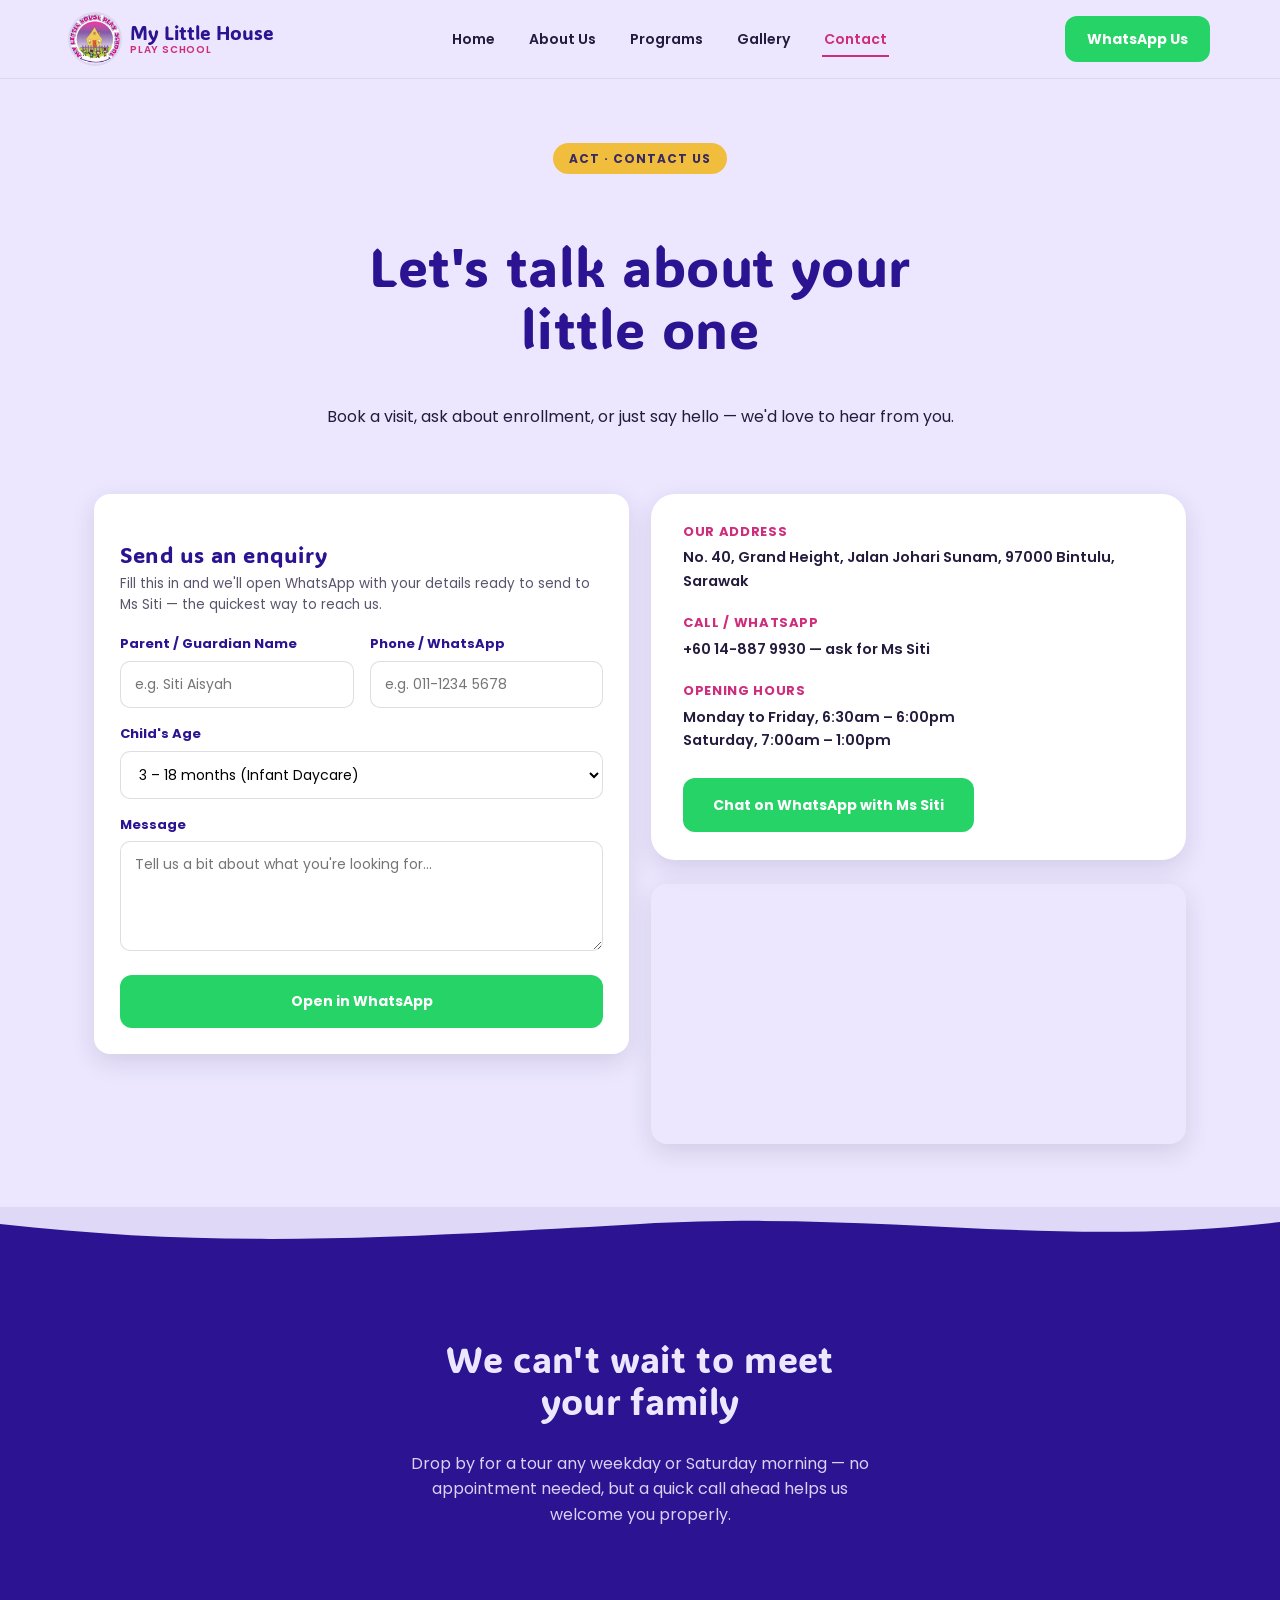
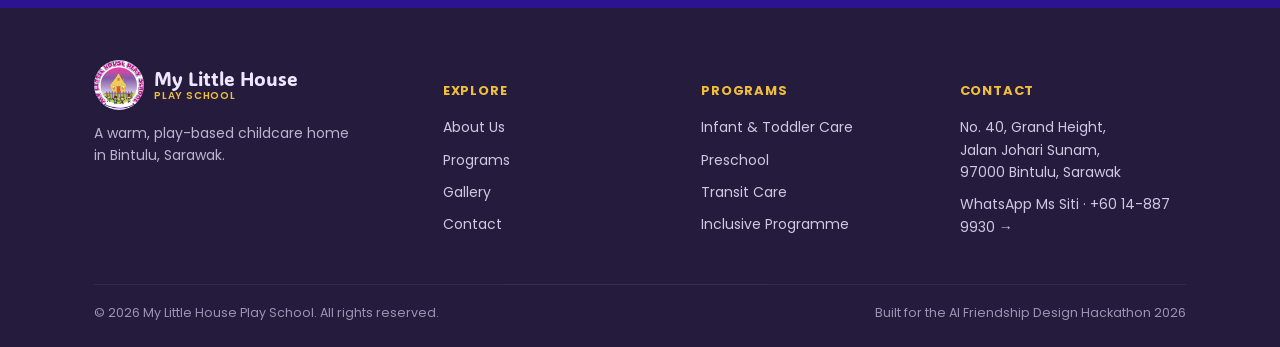
<file: contact.html>
<!DOCTYPE html>
<html lang="en-MY">
<head>
<meta charset="UTF-8">
<meta name="viewport" content="width=device-width, initial-scale=1.0">
<title>Contact &amp; Visit — My Little House Play School, Bintulu</title>
<meta name="description" content="Visit or ask about a place at My Little House Play School, No. 40 Grand Height, Jalan Johari Sunam, 97000 Bintulu, Sarawak. WhatsApp or call Ms Siti at +60 14-887 9930. Open Monday to Saturday.">
<link rel="canonical" href="https://sarawak-hackathon-2026.github.io/SME-website/contact.html">
<meta name="robots" content="index, follow, max-snippet:-1, max-image-preview:large, max-video-preview:-1">
<meta name="author" content="My Little House Play School">
<meta name="theme-color" content="#2B1392">
<meta name="geo.region" content="MY-13">
<meta name="geo.placename" content="Bintulu, Sarawak">
<meta name="geo.position" content="3.1701;113.0417">
<meta name="ICBM" content="3.1701, 113.0417">
<meta property="og:type" content="website">
<meta property="og:site_name" content="My Little House Play School">
<meta property="og:title" content="Contact &amp; Visit — My Little House Play School, Bintulu">
<meta property="og:description" content="Visit or ask about a place at My Little House Play School, No. 40 Grand Height, Jalan Johari Sunam, 97000 Bintulu, Sarawak. WhatsApp or call Ms Siti at +60 14-887 9930. Open Monday to Saturday.">
<meta property="og:url" content="https://sarawak-hackathon-2026.github.io/SME-website/contact.html">
<meta property="og:image" content="https://sarawak-hackathon-2026.github.io/SME-website/assets/og-image.jpg">
<meta property="og:image:alt" content="My Little House Play School — warm, play-based childcare in Bintulu, Sarawak for ages 3 months to 9 years">
<meta property="og:locale" content="en_MY">
<meta property="og:locale:alternate" content="ms_MY">
<meta name="twitter:card" content="summary_large_image">
<meta name="twitter:title" content="Contact &amp; Visit — My Little House Play School, Bintulu">
<meta name="twitter:description" content="Visit or ask about a place at My Little House Play School, No. 40 Grand Height, Jalan Johari Sunam, 97000 Bintulu, Sarawak. WhatsApp or call Ms Siti at +60 14-887 9930. Open Monday to Saturday.">
<meta name="twitter:image" content="https://sarawak-hackathon-2026.github.io/SME-website/assets/og-image.jpg">
<link rel="icon" href="favicon.ico" sizes="any">
<link rel="icon" type="image/png" sizes="32x32" href="assets/favicon-32.png">
<link rel="icon" type="image/png" sizes="48x48" href="assets/favicon-48.png">
<link rel="apple-touch-icon" href="assets/apple-touch-icon.png">
<link rel="manifest" href="site.webmanifest">
<link rel="preconnect" href="https://fonts.googleapis.com">
<link rel="preconnect" href="https://fonts.gstatic.com" crossorigin>
<script>try{if(!matchMedia('(prefers-reduced-motion:reduce)').matches)document.documentElement.classList.add('js-motion')}catch(e){}</script>
<link rel="stylesheet" href="styles.css?v=20260904d">
<script type="application/ld+json">
{
  "@context": "https://schema.org",
  "@graph": [
    {
      "@type": [
        "ChildCare",
        "LocalBusiness"
      ],
      "@id": "https://sarawak-hackathon-2026.github.io/SME-website/#business",
      "name": "My Little House Play School",
      "alternateName": "My Little House Childcare Centre",
      "legalName": "My Little House Playschool Childcare Centre (Taska Rumah Kecilku)",
      "foundingDate": "2011",
      "founder": {
        "@type": "Person",
        "name": "Siti Fatihah Binti Mohamad",
        "jobTitle": "Principal & Founder"
      },
      "description": "A warm, play-based childcare centre in Bintulu, Sarawak for children aged 3 months to 9 years, offering infant daycare, toddler playschool, preschool, transit care and an inclusive early-intervention programme.",
      "url": "https://sarawak-hackathon-2026.github.io/SME-website/",
      "logo": "https://sarawak-hackathon-2026.github.io/SME-website/assets/logo.png",
      "image": "https://sarawak-hackathon-2026.github.io/SME-website/assets/og-image.jpg",
      "telephone": "+60-14-887-9930",
      "priceRange": "$$",
      "currenciesAccepted": "MYR",
      "address": {
        "@type": "PostalAddress",
        "streetAddress": "No. 40, Grand Height, Jalan Johari Sunam",
        "addressLocality": "Bintulu",
        "addressRegion": "Sarawak",
        "postalCode": "97000",
        "addressCountry": "MY"
      },
      "geo": {
        "@type": "GeoCoordinates",
        "latitude": 3.1701,
        "longitude": 113.0417
      },
      "areaServed": [
        {
          "@type": "City",
          "name": "Bintulu"
        },
        {
          "@type": "AdministrativeArea",
          "name": "Sarawak"
        }
      ],
      "audience": {
        "@type": "PeopleAudience",
        "suggestedMinAge": 0,
        "suggestedMaxAge": 9
      },
      "openingHoursSpecification": [
        {
          "@type": "OpeningHoursSpecification",
          "dayOfWeek": [
            "Monday",
            "Tuesday",
            "Wednesday",
            "Thursday",
            "Friday"
          ],
          "opens": "06:30",
          "closes": "18:00"
        },
        {
          "@type": "OpeningHoursSpecification",
          "dayOfWeek": "Saturday",
          "opens": "07:00",
          "closes": "13:00"
        }
      ],
      "knowsLanguage": [
        "en",
        "ms"
      ],
      "slogan": "Rooted in Sarawak, growing every child.",
      "hasMap": "https://www.google.com/maps?q=No.+40,+Grand+Height,+Jalan+Johari+Sunam,+97000+Bintulu,+Sarawak",
      "numberOfEmployees": { "@type": "QuantitativeValue", "value": 6 },
      "employee": [
        { "@type": "Person", "name": "Siti Fatihah Binti Mohamad", "jobTitle": "Principal & Founder" },
        { "@type": "Person", "name": "Sulaiman Bin Suhaili", "jobTitle": "Co-Founder" },
        { "@type": "Person", "name": "Nurul Azreen Binti Hepni", "jobTitle": "Teacher" },
        { "@type": "Person", "name": "Nurfarahein Binti Zainuddin", "jobTitle": "Teacher" },
        { "@type": "Person", "name": "Dannilla Anak Malay", "jobTitle": "Teacher" },
        { "@type": "Person", "name": "Kong Siew Cheng", "jobTitle": "Teacher" }
      ],
      "hasOfferCatalog": {
        "@type": "OfferCatalog",
        "name": "Childcare programmes",
        "itemListElement": [
          { "@type": "Offer", "itemOffered": { "@type": "Service", "name": "Infant daycare", "description": "Ages 3 to 18 months, at a ratio of one teacher to three babies." } },
          { "@type": "Offer", "itemOffered": { "@type": "Service", "name": "Toddler playschool", "description": "Ages 18 to 24 months." } },
          { "@type": "Offer", "itemOffered": { "@type": "Service", "name": "Preschool", "description": "Ages 3 to 6 years, in a 3 to 4 group and a 5 to 6 group." } },
          { "@type": "Offer", "itemOffered": { "@type": "Service", "name": "Transit care", "description": "School-age children aged 7 to 9, half-day around school hours." } },
          { "@type": "Offer", "itemOffered": { "@type": "Service", "name": "Inclusive programme", "description": "Early-intervention activities for children with mild autism, speech delay and similar developmental needs." } }
        ]
      }
    },
    {
      "@type": "WebSite",
      "@id": "https://sarawak-hackathon-2026.github.io/SME-website/#website",
      "name": "My Little House Play School",
      "url": "https://sarawak-hackathon-2026.github.io/SME-website/",
      "inLanguage": "en-MY",
      "publisher": {
        "@id": "https://sarawak-hackathon-2026.github.io/SME-website/#business"
      }
    },
    {
      "@type": "WebPage",
      "@id": "https://sarawak-hackathon-2026.github.io/SME-website/contact.html#webpage",
      "url": "https://sarawak-hackathon-2026.github.io/SME-website/contact.html",
      "name": "Contact & Visit — My Little House Play School, Bintulu",
      "description": "Visit or ask about a place at My Little House Play School, No. 40 Grand Height, Jalan Johari Sunam, 97000 Bintulu, Sarawak. WhatsApp or call Ms Siti at +60 14-887 9930. Open Monday to Saturday.",
      "isPartOf": {
        "@id": "https://sarawak-hackathon-2026.github.io/SME-website/#website"
      },
      "about": {
        "@id": "https://sarawak-hackathon-2026.github.io/SME-website/#business"
      },
      "inLanguage": "en-MY"
    },
    {
      "@type": "BreadcrumbList",
      "@id": "https://sarawak-hackathon-2026.github.io/SME-website/contact.html#breadcrumb",
      "itemListElement": [
        {
          "@type": "ListItem",
          "position": 1,
          "name": "Home",
          "item": "https://sarawak-hackathon-2026.github.io/SME-website/"
        },
        {
          "@type": "ListItem",
          "position": 2,
          "name": "Contact",
          "item": "https://sarawak-hackathon-2026.github.io/SME-website/contact.html"
        }
      ]
    }
  ]
}
</script>
</head>
<body>

<header class="site-header">
  <nav class="container nav">
    <a class="brand" href="index.html">
      <span class="brand-mark"><img src="assets/logo.png" alt="My Little House Play School logo"></span>
      <span class="brand-name">My Little House<small>Play School</small></span>
    </a>
    <ul class="navlinks" id="navlinks">
      <li><a href="index.html">Home</a></li>
      <li><a href="about.html">About Us</a></li>
      <li><a href="programs.html">Programs</a></li>
      <li><a href="gallery.html">Gallery</a></li>
      <li><a href="contact.html" class="active">Contact</a></li>
      <li class="nav-cta-mobile"><a href="https://wa.me/60148879930?text=Hello%20My%20Little%20House%2C%20I%27d%20like%20to%20ask%20about%20a%20place%20for%20my%20child." class="btn btn-whatsapp">WhatsApp Ms Siti</a></li>
    </ul>
    <div class="nav-cta">
      <a href="https://wa.me/60148879930?text=Hello%20My%20Little%20House%2C%20I%27d%20like%20to%20ask%20about%20a%20place%20for%20my%20child." class="btn btn-whatsapp" style="padding:10px 20px;">WhatsApp Us</a>
      <button class="nav-toggle" id="navToggle" aria-label="Open menu" aria-controls="navlinks" aria-expanded="false">&#9776;</button>
    </div>
  </nav>
</header>

<main>

<section class="section-cream">
  <div class="container" style="text-align:center; max-width:680px;">
    <span class="eyebrow">Act · Contact Us</span>
    <h1>Let's talk about your little one</h1>
    <p class="lead" style="margin:0 auto;">Book a visit, ask about enrollment, or just say hello — we'd love to hear from you.</p>
  </div>
</section>

<section class="section-cream" style="padding-top:0;">
  <div class="container grid grid-2" style="align-items:start;">
    <div class="card">
      <h3 style="margin-bottom:6px;">Send us an enquiry</h3>
      <p style="font-size:13.5px; opacity:0.75; margin-bottom:18px;">Fill this in and we'll open WhatsApp with your details ready to send to Ms Siti — the quickest way to reach us.</p>
      <form id="enquiryForm">
        <div class="form-grid">
          <div>
            <label for="name">Parent / Guardian Name</label>
            <input type="text" id="name" name="Name" placeholder="e.g. Siti Aisyah" required>
          </div>
          <div>
            <label for="phone">Phone / WhatsApp</label>
            <input type="tel" id="phone" name="Phone" placeholder="e.g. 011-1234 5678" required>
          </div>
          <div class="full">
            <label for="child">Child's Age</label>
            <select id="child" name="Child Age">
              <option>3 – 18 months (Infant Daycare)</option>
              <option>18 – 24 months (Toddler Playschool)</option>
              <option>3 – 6 years (Preschool)</option>
              <option>7 – 9 years (Transit Care)</option>
              <option>Inclusive Programme enquiry</option>
            </select>
          </div>
          <div class="full">
            <label for="message">Message</label>
            <textarea id="message" name="Message" rows="4" placeholder="Tell us a bit about what you're looking for..."></textarea>
          </div>
          <div class="full">
            <button type="submit" class="btn btn-whatsapp" style="width:100%; justify-content:center;">Open in WhatsApp</button>
          </div>
        </div>
      </form>
    </div>

    <div>
      <div class="info-strip" style="margin-top:0; flex-direction:column; align-items:flex-start; gap:20px;">
        <div class="info-item" style="flex:0 0 auto;">
          <h4>Our Address</h4>
          <p>No. 40, Grand Height, Jalan Johari Sunam, 97000 Bintulu, Sarawak</p>
        </div>
        <div class="info-item" style="flex:0 0 auto;">
          <h4>Call / WhatsApp</h4>
          <p><a href="tel:+60148879930">+60 14-887 9930</a> — ask for Ms Siti</p>
        </div>
        <div class="info-item" style="flex:0 0 auto;">
          <h4>Opening Hours</h4>
          <p>Monday to Friday, 6:30am – 6:00pm<br>Saturday, 7:00am – 1:00pm</p>
        </div>
        <a href="https://wa.me/60148879930?text=Hello%20My%20Little%20House%2C%20I%27d%20like%20to%20ask%20about%20a%20place%20for%20my%20child." class="btn btn-whatsapp" style="margin-top:6px;">Chat on WhatsApp with Ms Siti</a>
      </div>

      <div style="margin-top:24px; border-radius:var(--radius-md); overflow:hidden; box-shadow:var(--shadow); height:260px;">
        <iframe
          title="My Little House Play School location"
          width="100%" height="100%" style="border:0;"
          loading="lazy"
          src="https://www.google.com/maps?q=No.+40,+Grand+Height,+Jalan+Johari+Sunam,+97000+Bintulu,+Sarawak&output=embed">
        </iframe>
      </div>
    </div>
  </div>
</section>

<section class="section-green" style="text-align:center;">
  <div class="container" style="max-width:520px;">
    <h2>We can't wait to meet your family</h2>
    <p style="opacity:0.9;">Drop by for a tour any weekday or Saturday morning — no appointment needed, but a quick call ahead helps us welcome you properly.</p>
  </div>
</section>

</main>

<footer class="site-footer">
  <div class="container">
    <div class="footer-grid">
      <div>
        <div class="brand" style="margin-bottom:12px;">
          <span class="brand-mark"><img src="assets/logo.png" alt="My Little House Play School logo"></span>
          <span class="brand-name" style="color:var(--cream);">My Little House<small style="color:var(--gold);">Play School</small></span>
        </div>
        <p style="opacity:0.75; font-size:14px; max-width:260px;">A warm, play-based childcare home in Bintulu, Sarawak.</p>
      </div>
      <div>
        <h5>Explore</h5>
        <ul>
          <li><a href="about.html">About Us</a></li>
          <li><a href="programs.html">Programs</a></li>
          <li><a href="gallery.html">Gallery</a></li>
          <li><a href="contact.html">Contact</a></li>
        </ul>
      </div>
      <div>
        <h5>Programs</h5>
        <ul>
          <li><a href="programs.html">Infant & Toddler Care</a></li>
          <li><a href="programs.html">Preschool</a></li>
          <li><a href="programs.html">Transit Care</a></li>
          <li><a href="programs.html">Inclusive Programme</a></li>
        </ul>
      </div>
      <div>
        <h5>Contact</h5>
        <ul>
          <li>No. 40, Grand Height,<br>Jalan Johari Sunam,<br>97000 Bintulu, Sarawak</li>
          <li><a href="https://wa.me/60148879930?text=Hello%20My%20Little%20House%2C%20I%27d%20like%20to%20ask%20about%20a%20place%20for%20my%20child.">WhatsApp Ms Siti · +60 14-887 9930 →</a></li>
        </ul>
      </div>
    </div>
    <div class="footer-bottom">
      <span>© 2026 My Little House Play School. All rights reserved.</span>
      <span>Built for the AI Friendship Design Hackathon 2026</span>
    </div>
  </div>
</footer>

<script>
  (function () {
    var toggle = document.getElementById('navToggle');
    var links = document.getElementById('navlinks');
    if (!toggle || !links) return;
    toggle.addEventListener('click', function () {
      var open = links.classList.toggle('open');
      toggle.setAttribute('aria-expanded', open ? 'true' : 'false');
      toggle.setAttribute('aria-label', open ? 'Close menu' : 'Open menu');
      toggle.innerHTML = open ? '&#10005;' : '&#9776;';
    });
  })();

  (function () {
    var form = document.getElementById('enquiryForm');
    if (!form) return;
    form.addEventListener('submit', function (e) {
      e.preventDefault();
      var name = (document.getElementById('name').value || '').trim();
      var phone = (document.getElementById('phone').value || '').trim();
      var age = document.getElementById('child').value;
      var msg = (document.getElementById('message').value || '').trim();
      var lines = [
        'Hello My Little House, I’d like to ask about a place for my child.',
        '',
        'Parent/Guardian: ' + name,
        'Contact number: ' + phone,
        'Child’s age group: ' + age
      ];
      if (msg) { lines.push('', msg); }
      var url = 'https://wa.me/60148879930?text=' + encodeURIComponent(lines.join('\n'));
      window.open(url, '_blank', 'noopener');
    });
  })();
</script>
<script src="motion.js?v=20260904e" defer></script>
</body>
</html>
</file>
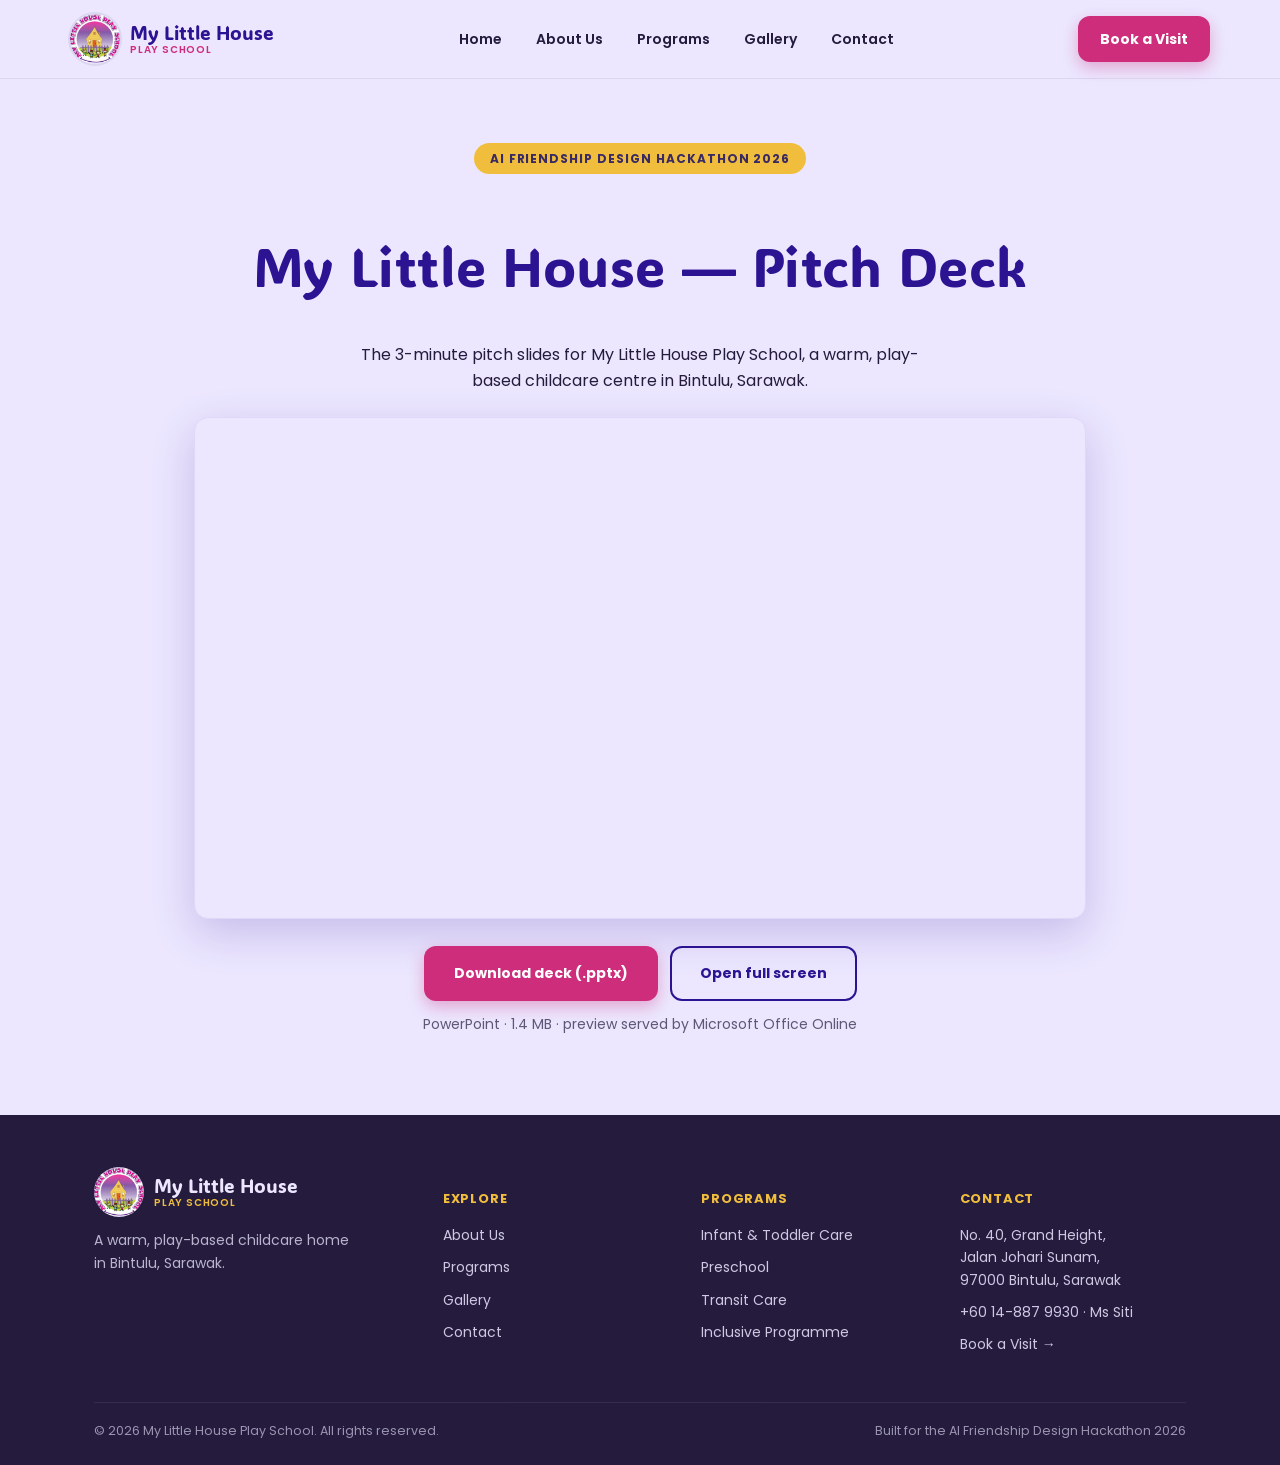
<file: deck.html>
<!DOCTYPE html>
<html lang="en-MY">
<head>
<meta charset="UTF-8">
<meta name="viewport" content="width=device-width, initial-scale=1.0">
<title>Pitch Deck — My Little House Play School</title>
<meta name="description" content="The 3-minute hackathon pitch deck for My Little House Play School, Bintulu, Sarawak.">
<meta name="robots" content="noindex, follow">
<meta property="og:type" content="website">
<meta property="og:site_name" content="My Little House Play School">
<meta property="og:title" content="Pitch Deck — My Little House Play School">
<meta property="og:description" content="The 3-minute hackathon pitch deck for My Little House Play School.">
<meta property="og:url" content="https://sarawak-hackathon-2026.github.io/SME-website/deck.html">
<link rel="icon" href="favicon.ico" sizes="any">
<link rel="icon" type="image/png" sizes="32x32" href="assets/favicon-32.png">
<link rel="apple-touch-icon" href="assets/apple-touch-icon.png">
<link rel="manifest" href="site.webmanifest">
<link rel="preconnect" href="https://fonts.googleapis.com">
<link rel="preconnect" href="https://fonts.gstatic.com" crossorigin>
<script>try{if(!matchMedia('(prefers-reduced-motion:reduce)').matches)document.documentElement.classList.add('js-motion')}catch(e){}</script>
<link rel="stylesheet" href="styles.css">
<style>
  .deck-wrap { max-width: 940px; margin: 0 auto; text-align: center; }
  .deck-frame {
    width: 100%;
    aspect-ratio: 16 / 9;
    margin: 24px auto 0;
    border: 1px solid var(--cream-soft);
    border-radius: 14px;
    background: var(--cream);
    box-shadow: 0 14px 44px rgba(43, 19, 146, 0.20);
  }
  .deck-actions { margin-top: 20px; display: flex; flex-wrap: wrap; gap: 12px; justify-content: center; }
  .file-meta { font-size: 14px; color: var(--charcoal); opacity: 0.7; margin-top: 12px; }
</style>
</head>
<body>

<header class="site-header">
  <nav class="container nav">
    <a class="brand" href="index.html">
      <span class="brand-mark"><img src="assets/logo.png" alt="My Little House Play School logo"></span>
      <span class="brand-name">My Little House<small>Play School</small></span>
    </a>
    <ul class="navlinks" id="navlinks">
      <li><a href="index.html">Home</a></li>
      <li><a href="about.html">About Us</a></li>
      <li><a href="programs.html">Programs</a></li>
      <li><a href="gallery.html">Gallery</a></li>
      <li><a href="contact.html">Contact</a></li>
      <li class="nav-cta-mobile"><a href="contact.html" class="btn btn-primary">Book a Visit</a></li>
    </ul>
    <div class="nav-cta">
      <a href="contact.html" class="btn btn-primary" style="padding:10px 20px;">Book a Visit</a>
      <button class="nav-toggle" id="navToggle" aria-label="Open menu" aria-controls="navlinks" aria-expanded="false">&#9776;</button>
    </div>
  </nav>
</header>

<main>

<section class="section-cream">
  <div class="container deck-wrap">
    <p class="eyebrow">AI Friendship Design Hackathon 2026</p>
    <h1>My Little House — Pitch Deck</h1>
    <p class="lede" style="max-width:560px;margin:12px auto 0;">
      The 3-minute pitch slides for My Little House Play School, a warm,
      play-based childcare centre in Bintulu, Sarawak.
    </p>

    <iframe
      class="deck-frame"
      src="https://view.officeapps.live.com/op/embed.aspx?src=https%3A%2F%2Fsarawak-hackathon-2026.github.io%2FSME-website%2FMy_Little_House_Hackathon_3min_Pitch_v3.pptx"
      title="My Little House Hackathon 3-minute pitch deck"
      loading="lazy"
      allowfullscreen></iframe>

    <div class="deck-actions">
      <a class="btn btn-primary" href="My_Little_House_Hackathon_3min_Pitch_v3.pptx" download>Download deck (.pptx)</a>
      <a class="btn btn-secondary" href="https://view.officeapps.live.com/op/view.aspx?src=https%3A%2F%2Fsarawak-hackathon-2026.github.io%2FSME-website%2FMy_Little_House_Hackathon_3min_Pitch_v3.pptx" target="_blank" rel="noopener">Open full screen</a>
    </div>
    <p class="file-meta">PowerPoint · 1.4 MB · preview served by Microsoft Office Online</p>
  </div>
</section>

</main>

<footer class="site-footer">
  <div class="container">
    <div class="footer-grid">
      <div>
        <div class="brand" style="margin-bottom:12px;">
          <span class="brand-mark"><img src="assets/logo.png" alt="My Little House Play School logo"></span>
          <span class="brand-name" style="color:var(--cream);">My Little House<small style="color:var(--gold);">Play School</small></span>
        </div>
        <p style="opacity:0.75; font-size:14px; max-width:260px;">A warm, play-based childcare home in Bintulu, Sarawak.</p>
      </div>
      <div>
        <h5>Explore</h5>
        <ul>
          <li><a href="about.html">About Us</a></li>
          <li><a href="programs.html">Programs</a></li>
          <li><a href="gallery.html">Gallery</a></li>
          <li><a href="contact.html">Contact</a></li>
        </ul>
      </div>
      <div>
        <h5>Programs</h5>
        <ul>
          <li><a href="programs.html">Infant & Toddler Care</a></li>
          <li><a href="programs.html">Preschool</a></li>
          <li><a href="programs.html">Transit Care</a></li>
          <li><a href="programs.html">Inclusive Programme</a></li>
        </ul>
      </div>
      <div>
        <h5>Contact</h5>
        <ul>
          <li>No. 40, Grand Height,<br>Jalan Johari Sunam,<br>97000 Bintulu, Sarawak</li>
          <li><a href="tel:+60148879930">+60 14-887 9930</a> · Ms Siti</li>
          <li><a href="contact.html">Book a Visit →</a></li>
        </ul>
      </div>
    </div>
    <div class="footer-bottom">
      <span>© 2026 My Little House Play School. All rights reserved.</span>
      <span>Built for the AI Friendship Design Hackathon 2026</span>
    </div>
  </div>
</footer>

<script>
  (function () {
    var toggle = document.getElementById('navToggle');
    var links = document.getElementById('navlinks');
    if (!toggle || !links) return;
    toggle.addEventListener('click', function () {
      var open = links.classList.toggle('open');
      toggle.setAttribute('aria-expanded', open ? 'true' : 'false');
      toggle.setAttribute('aria-label', open ? 'Close menu' : 'Open menu');
      toggle.innerHTML = open ? '&#10005;' : '&#9776;';
    });
  })();
</script>

</body>
</html>
</file>
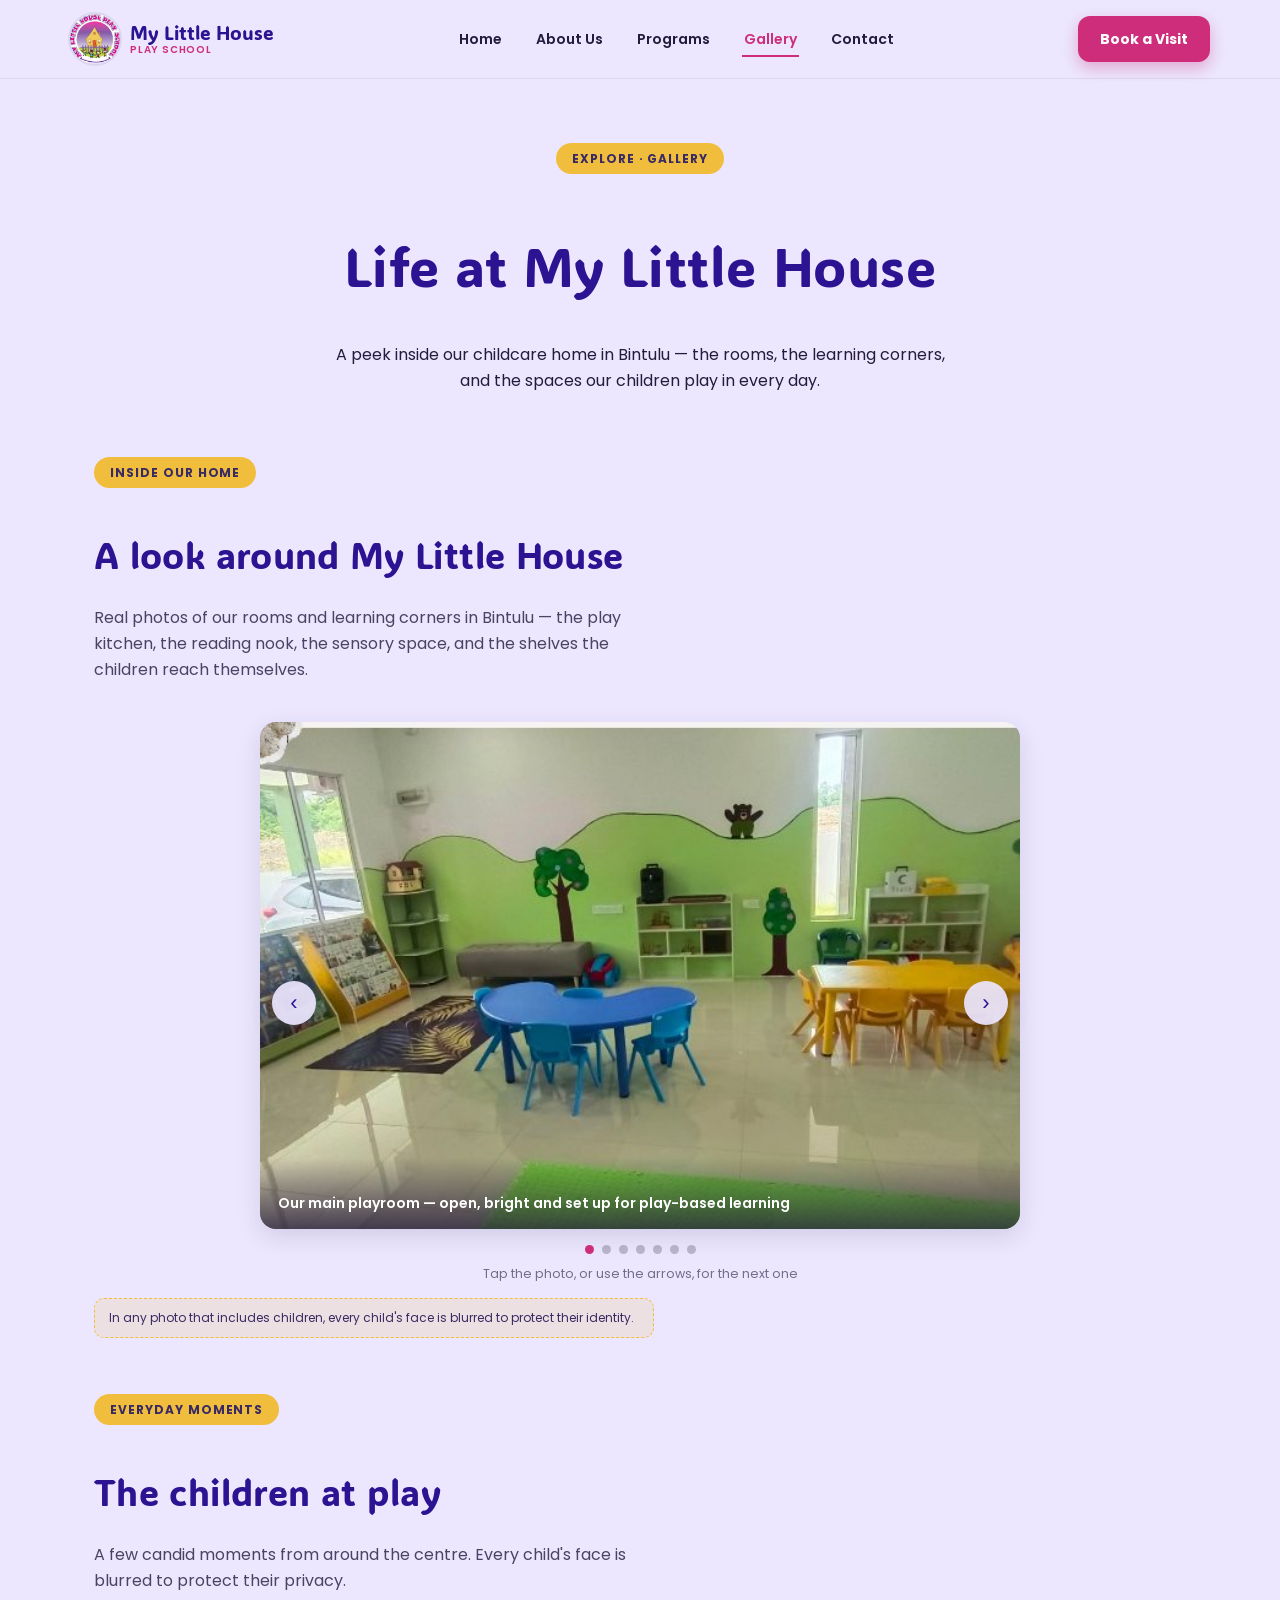
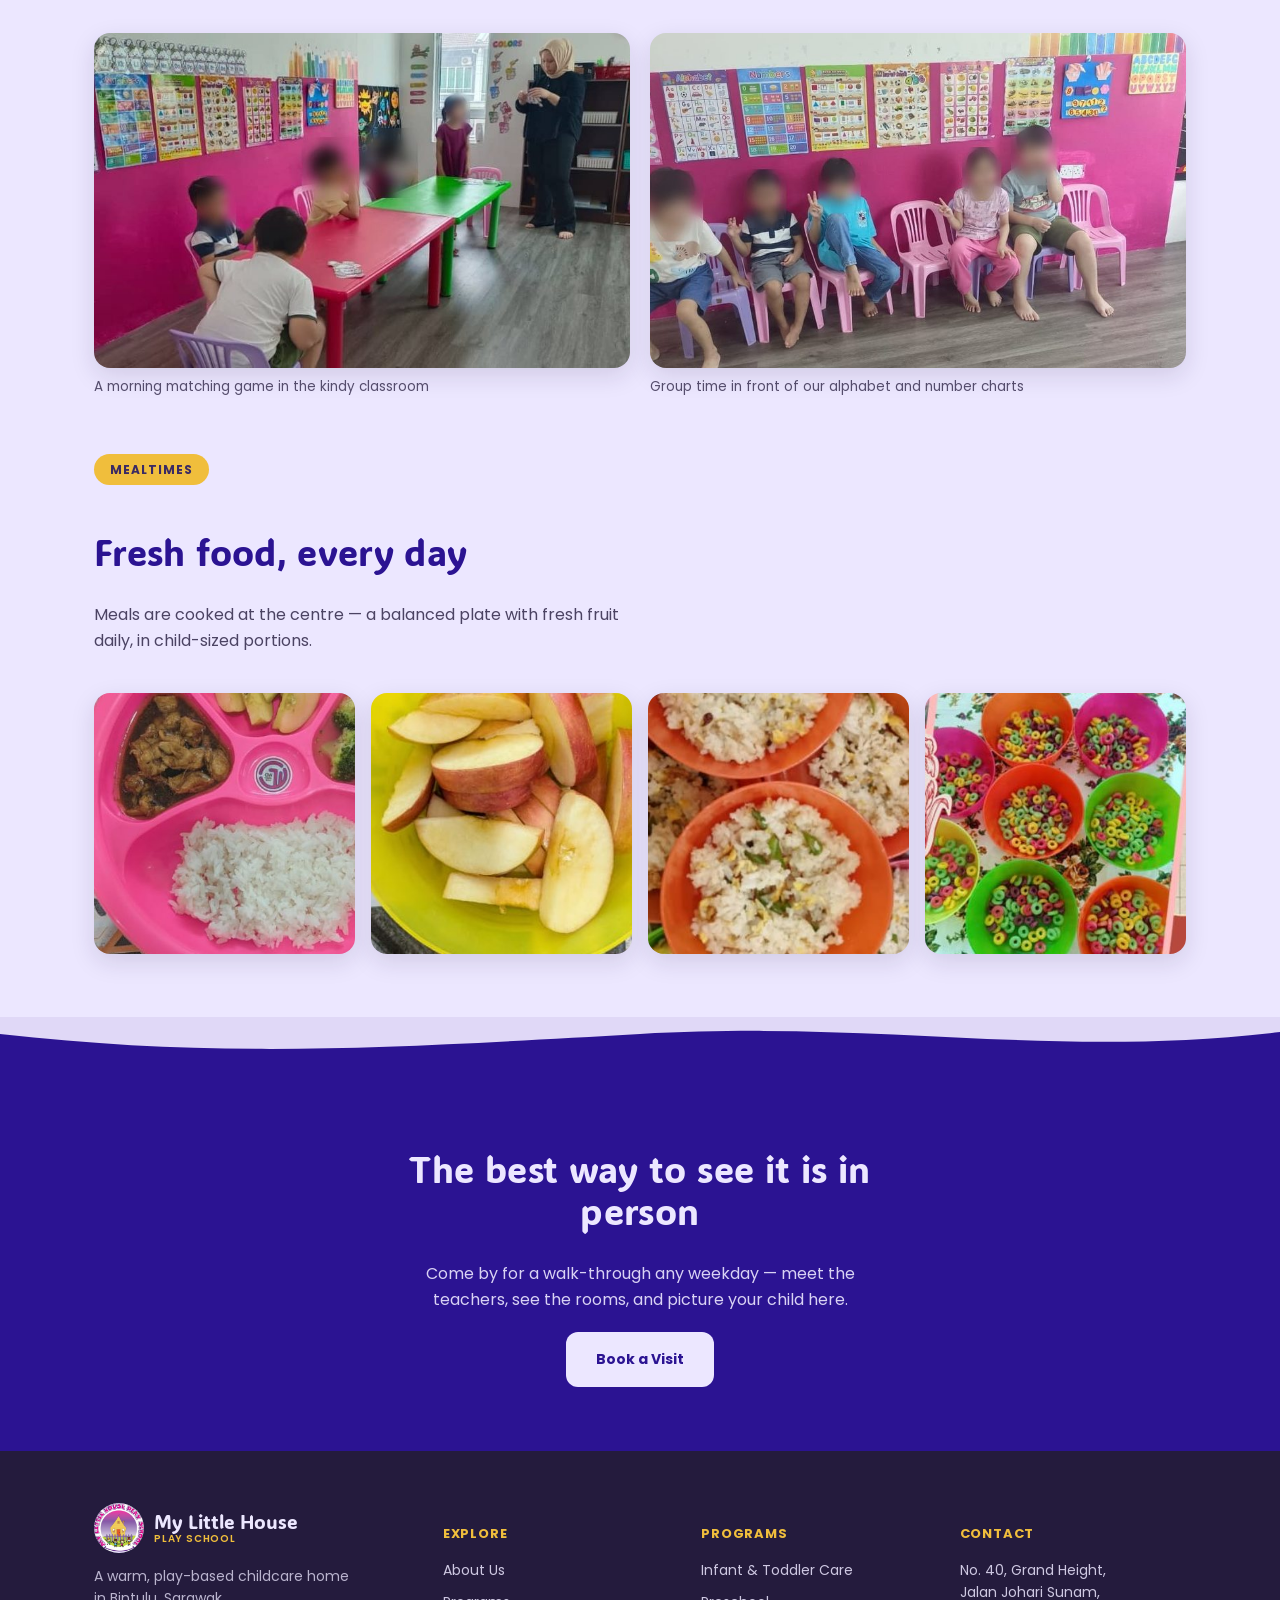
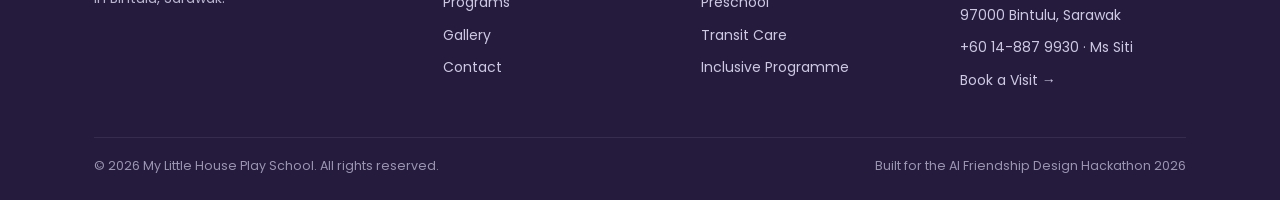
<file: gallery.html>
<!DOCTYPE html>
<html lang="en-MY">
<head>
<meta charset="UTF-8">
<meta name="viewport" content="width=device-width, initial-scale=1.0">
<title>Photo Gallery — Inside My Little House Play School, Bintulu</title>
<meta name="description" content="A look inside My Little House Play School in Bintulu — our main playroom, pretend-play corner, reading nook, sensory space and low shelves the children reach themselves.">
<link rel="canonical" href="https://sarawak-hackathon-2026.github.io/SME-website/gallery.html">
<meta name="robots" content="index, follow, max-snippet:-1, max-image-preview:large, max-video-preview:-1">
<meta name="author" content="My Little House Play School">
<meta name="theme-color" content="#2B1392">
<meta name="geo.region" content="MY-13">
<meta name="geo.placename" content="Bintulu, Sarawak">
<meta name="geo.position" content="3.1701;113.0417">
<meta name="ICBM" content="3.1701, 113.0417">
<meta property="og:type" content="website">
<meta property="og:site_name" content="My Little House Play School">
<meta property="og:title" content="Photo Gallery — Inside My Little House Play School, Bintulu">
<meta property="og:description" content="A look inside My Little House Play School in Bintulu — our main playroom, pretend-play corner, reading nook, sensory space and low shelves the children reach themselves.">
<meta property="og:url" content="https://sarawak-hackathon-2026.github.io/SME-website/gallery.html">
<meta property="og:image" content="https://sarawak-hackathon-2026.github.io/SME-website/assets/og-image.jpg">
<meta property="og:image:alt" content="My Little House Play School — warm, play-based childcare in Bintulu, Sarawak for ages 3 months to 9 years">
<meta property="og:locale" content="en_MY">
<meta property="og:locale:alternate" content="ms_MY">
<meta name="twitter:card" content="summary_large_image">
<meta name="twitter:title" content="Photo Gallery — Inside My Little House Play School, Bintulu">
<meta name="twitter:description" content="A look inside My Little House Play School in Bintulu — our main playroom, pretend-play corner, reading nook, sensory space and low shelves the children reach themselves.">
<meta name="twitter:image" content="https://sarawak-hackathon-2026.github.io/SME-website/assets/og-image.jpg">
<link rel="icon" href="favicon.ico" sizes="any">
<link rel="icon" type="image/png" sizes="32x32" href="assets/favicon-32.png">
<link rel="icon" type="image/png" sizes="48x48" href="assets/favicon-48.png">
<link rel="apple-touch-icon" href="assets/apple-touch-icon.png">
<link rel="manifest" href="site.webmanifest">
<link rel="preconnect" href="https://fonts.googleapis.com">
<link rel="preconnect" href="https://fonts.gstatic.com" crossorigin>
<script>try{if(!matchMedia('(prefers-reduced-motion:reduce)').matches)document.documentElement.classList.add('js-motion')}catch(e){}</script>
<link rel="stylesheet" href="styles.css?v=20260904d">
<script type="application/ld+json">
{
  "@context": "https://schema.org",
  "@graph": [
    {
      "@type": [
        "ChildCare",
        "LocalBusiness"
      ],
      "@id": "https://sarawak-hackathon-2026.github.io/SME-website/#business",
      "name": "My Little House Play School",
      "alternateName": "My Little House Childcare Centre",
      "legalName": "My Little House Playschool Childcare Centre (Taska Rumah Kecilku)",
      "foundingDate": "2011",
      "founder": {
        "@type": "Person",
        "name": "Siti Fatihah Binti Mohamad",
        "jobTitle": "Principal & Founder"
      },
      "description": "A warm, play-based childcare centre in Bintulu, Sarawak for children aged 3 months to 9 years, offering infant daycare, toddler playschool, preschool, transit care and an inclusive early-intervention programme.",
      "url": "https://sarawak-hackathon-2026.github.io/SME-website/",
      "logo": "https://sarawak-hackathon-2026.github.io/SME-website/assets/logo.png",
      "image": "https://sarawak-hackathon-2026.github.io/SME-website/assets/og-image.jpg",
      "telephone": "+60-14-887-9930",
      "priceRange": "$$",
      "currenciesAccepted": "MYR",
      "address": {
        "@type": "PostalAddress",
        "streetAddress": "No. 40, Grand Height, Jalan Johari Sunam",
        "addressLocality": "Bintulu",
        "addressRegion": "Sarawak",
        "postalCode": "97000",
        "addressCountry": "MY"
      },
      "geo": {
        "@type": "GeoCoordinates",
        "latitude": 3.1701,
        "longitude": 113.0417
      },
      "areaServed": [
        {
          "@type": "City",
          "name": "Bintulu"
        },
        {
          "@type": "AdministrativeArea",
          "name": "Sarawak"
        }
      ],
      "audience": {
        "@type": "PeopleAudience",
        "suggestedMinAge": 0,
        "suggestedMaxAge": 9
      },
      "openingHoursSpecification": [
        {
          "@type": "OpeningHoursSpecification",
          "dayOfWeek": [
            "Monday",
            "Tuesday",
            "Wednesday",
            "Thursday",
            "Friday"
          ],
          "opens": "06:30",
          "closes": "18:00"
        },
        {
          "@type": "OpeningHoursSpecification",
          "dayOfWeek": "Saturday",
          "opens": "07:00",
          "closes": "13:00"
        }
      ],
      "knowsLanguage": [
        "en",
        "ms"
      ],
      "slogan": "Rooted in Sarawak, growing every child.",
      "hasMap": "https://www.google.com/maps?q=No.+40,+Grand+Height,+Jalan+Johari+Sunam,+97000+Bintulu,+Sarawak",
      "numberOfEmployees": { "@type": "QuantitativeValue", "value": 6 },
      "employee": [
        { "@type": "Person", "name": "Siti Fatihah Binti Mohamad", "jobTitle": "Principal & Founder" },
        { "@type": "Person", "name": "Sulaiman Bin Suhaili", "jobTitle": "Co-Founder" },
        { "@type": "Person", "name": "Nurul Azreen Binti Hepni", "jobTitle": "Teacher" },
        { "@type": "Person", "name": "Nurfarahein Binti Zainuddin", "jobTitle": "Teacher" },
        { "@type": "Person", "name": "Dannilla Anak Malay", "jobTitle": "Teacher" },
        { "@type": "Person", "name": "Kong Siew Cheng", "jobTitle": "Teacher" }
      ],
      "hasOfferCatalog": {
        "@type": "OfferCatalog",
        "name": "Childcare programmes",
        "itemListElement": [
          { "@type": "Offer", "itemOffered": { "@type": "Service", "name": "Infant daycare", "description": "Ages 3 to 18 months, at a ratio of one teacher to three babies." } },
          { "@type": "Offer", "itemOffered": { "@type": "Service", "name": "Toddler playschool", "description": "Ages 18 to 24 months." } },
          { "@type": "Offer", "itemOffered": { "@type": "Service", "name": "Preschool", "description": "Ages 3 to 6 years, in a 3 to 4 group and a 5 to 6 group." } },
          { "@type": "Offer", "itemOffered": { "@type": "Service", "name": "Transit care", "description": "School-age children aged 7 to 9, half-day around school hours." } },
          { "@type": "Offer", "itemOffered": { "@type": "Service", "name": "Inclusive programme", "description": "Early-intervention activities for children with mild autism, speech delay and similar developmental needs." } }
        ]
      }
    },
    {
      "@type": "WebSite",
      "@id": "https://sarawak-hackathon-2026.github.io/SME-website/#website",
      "name": "My Little House Play School",
      "url": "https://sarawak-hackathon-2026.github.io/SME-website/",
      "inLanguage": "en-MY",
      "publisher": {
        "@id": "https://sarawak-hackathon-2026.github.io/SME-website/#business"
      }
    },
    {
      "@type": "WebPage",
      "@id": "https://sarawak-hackathon-2026.github.io/SME-website/gallery.html#webpage",
      "url": "https://sarawak-hackathon-2026.github.io/SME-website/gallery.html",
      "name": "Photo Gallery — Inside My Little House Play School, Bintulu",
      "description": "A look inside My Little House Play School in Bintulu — our main playroom, pretend-play corner, reading nook, sensory space and low shelves the children reach themselves.",
      "isPartOf": {
        "@id": "https://sarawak-hackathon-2026.github.io/SME-website/#website"
      },
      "about": {
        "@id": "https://sarawak-hackathon-2026.github.io/SME-website/#business"
      },
      "inLanguage": "en-MY"
    },
    {
      "@type": "BreadcrumbList",
      "@id": "https://sarawak-hackathon-2026.github.io/SME-website/gallery.html#breadcrumb",
      "itemListElement": [
        {
          "@type": "ListItem",
          "position": 1,
          "name": "Home",
          "item": "https://sarawak-hackathon-2026.github.io/SME-website/"
        },
        {
          "@type": "ListItem",
          "position": 2,
          "name": "Gallery",
          "item": "https://sarawak-hackathon-2026.github.io/SME-website/gallery.html"
        }
      ]
    }
  ]
}
</script>
</head>
<body>

<header class="site-header">
  <nav class="container nav">
    <a class="brand" href="index.html">
      <span class="brand-mark"><img src="assets/logo.png" alt="My Little House Play School logo"></span>
      <span class="brand-name">My Little House<small>Play School</small></span>
    </a>
    <ul class="navlinks" id="navlinks">
      <li><a href="index.html">Home</a></li>
      <li><a href="about.html">About Us</a></li>
      <li><a href="programs.html">Programs</a></li>
      <li><a href="gallery.html" class="active">Gallery</a></li>
      <li><a href="contact.html">Contact</a></li>
      <li class="nav-cta-mobile"><a href="contact.html" class="btn btn-primary">Book a Visit</a></li>
    </ul>
    <div class="nav-cta">
      <a href="contact.html" class="btn btn-primary" style="padding:10px 20px;">Book a Visit</a>
      <button class="nav-toggle" id="navToggle" aria-label="Open menu" aria-controls="navlinks" aria-expanded="false">&#9776;</button>
    </div>
  </nav>
</header>

<main>

<section class="section-cream">
  <div class="container" style="text-align:center; max-width:680px;">
    <span class="eyebrow">Explore · Gallery</span>
    <h1>Life at My Little House</h1>
    <p class="lead" style="margin:0 auto;">A peek inside our childcare home in Bintulu — the rooms, the learning corners, and the spaces our children play in every day.</p>
  </div>
</section>

<section class="section-cream" style="padding-top:0;">
  <div class="container">
    <div class="section-head left">
      <span class="eyebrow">Inside Our Home</span>
      <h2>A look around My Little House</h2>
      <p style="opacity:0.8; max-width:560px;">Real photos of our rooms and learning corners in Bintulu — the play kitchen, the reading nook, the sensory space, and the shelves the children reach themselves.</p>
    </div>

    <div class="carousel" id="galleryCarousel">
      <div class="carousel-viewport">
        <div class="carousel-track">
          <figure class="carousel-slide">
            <img src="assets/photos/playroom.jpg" alt="Bright, green-walled main playroom at My Little House Play School with child-size tables, chairs and reading racks" loading="lazy">
            <figcaption>Our main playroom — open, bright and set up for play-based learning</figcaption>
          </figure>
          <figure class="carousel-slide">
            <img src="assets/photos/playkitchen.jpg" alt="Pretend-play corner with wooden toy food and kitchen sets on low white shelves" loading="lazy">
            <figcaption>The pretend-play corner, stocked with wooden play food and kitchen sets</figcaption>
          </figure>
          <figure class="carousel-slide">
            <img src="assets/photos/reading.jpg" alt="Children's reading corner with a front-facing book display full of picture books" loading="lazy">
            <figcaption>Our reading corner — picture books displayed front-facing so children can choose their own</figcaption>
          </figure>
          <figure class="carousel-slide">
            <img src="assets/photos/toyshelf.jpg" alt="Open shelving with clear labelled bins of building blocks and learning materials" loading="lazy">
            <figcaption>Learning materials in clear, labelled bins — everything at child height</figcaption>
          </figure>
          <figure class="carousel-slide">
            <img src="assets/photos/sensory.jpg" alt="Quiet sensory corner with soft wall panels, tactile boards and a green play mat" loading="lazy">
            <figcaption>A quiet sensory corner for calm-down time and one-to-one activities</figcaption>
          </figure>
          <figure class="carousel-slide">
            <img src="assets/photos/kindyshelf.jpg" alt="Kindy classroom shelving with sorting toys, blocks and activity boxes" loading="lazy">
            <figcaption>The kindy classroom — hands-on activity boxes for our 4 to 6 year olds</figcaption>
          </figure>
          <figure class="carousel-slide">
            <img src="assets/photos/exterior.jpg" alt="Exterior of My Little House Play School Childcare Centre in Bintulu, Sarawak, with its pink signboard" loading="lazy">
            <figcaption>Our home at No. 40, Grand Height, Jalan Johari Sunam, 97000 Bintulu</figcaption>
          </figure>
        </div>
      </div>
      <button class="carousel-btn prev" type="button" aria-label="Previous photo">&#8249;</button>
      <button class="carousel-btn next" type="button" aria-label="Next photo">&#8250;</button>
      <div class="carousel-dots" aria-hidden="true"></div>
      <p class="carousel-hint">Tap the photo, or use the arrows, for the next one</p>
    </div>

    <span class="badge-note">In any photo that includes children, every child's face is blurred to protect their identity.</span>

    <div class="section-head left" style="margin-top:56px;">
      <span class="eyebrow">Everyday Moments</span>
      <h2>The children at play</h2>
      <p style="opacity:0.8; max-width:560px;">A few candid moments from around the centre. Every child's face is blurred to protect their privacy.</p>
    </div>
    <div class="kids-strip">
      <figure>
        <img src="assets/photos/kindy-activity.jpg" alt="Children at a low table in the kindy classroom working through a matching-card activity with their teacher" loading="lazy">
        <figcaption>A morning matching game in the kindy classroom</figcaption>
      </figure>
      <figure>
        <img src="assets/photos/group-time.jpg" alt="Five children sitting together on small chairs in front of the classroom alphabet and number charts" loading="lazy">
        <figcaption>Group time in front of our alphabet and number charts</figcaption>
      </figure>
    </div>

    <div class="section-head left" style="margin-top:56px;">
      <span class="eyebrow">Mealtimes</span>
      <h2>Fresh food, every day</h2>
      <p style="opacity:0.8; max-width:560px;">Meals are cooked at the centre — a balanced plate with fresh fruit daily, in child-sized portions.</p>
    </div>
    <div class="photo-strip">
      <img src="assets/food/balanced-plate.jpg" alt="A child's divided plate with rice, braised chicken, broccoli and apple slices" loading="lazy">
      <img src="assets/food/fresh-fruit.jpg" alt="A bowl of freshly cut apple slices" loading="lazy">
      <img src="assets/food/fried-rice.jpg" alt="Home-cooked fried rice with vegetables and egg" loading="lazy">
      <img src="assets/food/snack-cereal.jpg" alt="Colourful cereal served in bright bowls at snack time" loading="lazy">
    </div>
  </div>
</section>

<section class="section-green" style="text-align:center;">
  <div class="container" style="max-width:520px;">
    <h2>The best way to see it is in person</h2>
    <p style="opacity:0.9; margin:0 auto 20px;">Come by for a walk-through any weekday — meet the teachers, see the rooms, and picture your child here.</p>
    <a href="contact.html" class="btn btn-light">Book a Visit</a>
  </div>
</section>

</main>

<footer class="site-footer">
  <div class="container">
    <div class="footer-grid">
      <div>
        <div class="brand" style="margin-bottom:12px;">
          <span class="brand-mark"><img src="assets/logo.png" alt="My Little House Play School logo"></span>
          <span class="brand-name" style="color:var(--cream);">My Little House<small style="color:var(--gold);">Play School</small></span>
        </div>
        <p style="opacity:0.75; font-size:14px; max-width:260px;">A warm, play-based childcare home in Bintulu, Sarawak.</p>
      </div>
      <div>
        <h5>Explore</h5>
        <ul>
          <li><a href="about.html">About Us</a></li>
          <li><a href="programs.html">Programs</a></li>
          <li><a href="gallery.html">Gallery</a></li>
          <li><a href="contact.html">Contact</a></li>
        </ul>
      </div>
      <div>
        <h5>Programs</h5>
        <ul>
          <li><a href="programs.html">Infant & Toddler Care</a></li>
          <li><a href="programs.html">Preschool</a></li>
          <li><a href="programs.html">Transit Care</a></li>
          <li><a href="programs.html">Inclusive Programme</a></li>
        </ul>
      </div>
      <div>
        <h5>Contact</h5>
        <ul>
          <li>No. 40, Grand Height,<br>Jalan Johari Sunam,<br>97000 Bintulu, Sarawak</li>
          <li><a href="tel:+60148879930">+60 14-887 9930</a> · Ms Siti</li>
          <li><a href="contact.html">Book a Visit →</a></li>
        </ul>
      </div>
    </div>
    <div class="footer-bottom">
      <span>© 2026 My Little House Play School. All rights reserved.</span>
      <span>Built for the AI Friendship Design Hackathon 2026</span>
    </div>
  </div>
</footer>

<script>
  (function () {
    var toggle = document.getElementById('navToggle');
    var links = document.getElementById('navlinks');
    if (!toggle || !links) return;
    toggle.addEventListener('click', function () {
      var open = links.classList.toggle('open');
      toggle.setAttribute('aria-expanded', open ? 'true' : 'false');
      toggle.setAttribute('aria-label', open ? 'Close menu' : 'Open menu');
      toggle.innerHTML = open ? '&#10005;' : '&#9776;';
    });
  })();

  document.querySelectorAll('.carousel').forEach(function (root) {
    var track = root.querySelector('.carousel-track');
    var slides = Array.prototype.slice.call(root.querySelectorAll('.carousel-slide'));
    var dotsWrap = root.querySelector('.carousel-dots');
    var index = 0;
    var dots = slides.map(function (_, n) {
      var d = document.createElement('button');
      d.type = 'button';
      d.setAttribute('aria-label', 'Go to photo ' + (n + 1));
      d.addEventListener('click', function () { go(n); });
      dotsWrap.appendChild(d);
      return d;
    });
    function go(n) {
      index = (n + slides.length) % slides.length;
      track.style.transform = 'translateX(-' + (index * 100) + '%)';
      dots.forEach(function (d, k) { d.classList.toggle('active', k === index); });
    }
    root.querySelector('.carousel-btn.prev').addEventListener('click', function () { go(index - 1); });
    root.querySelector('.carousel-btn.next').addEventListener('click', function () { go(index + 1); });
    slides.forEach(function (s) {
      s.addEventListener('click', function () { go(index + 1); });
    });
    go(0);
  });
</script>
<script src="motion.js?v=20260904e" defer></script>
</body>
</html>
</file>
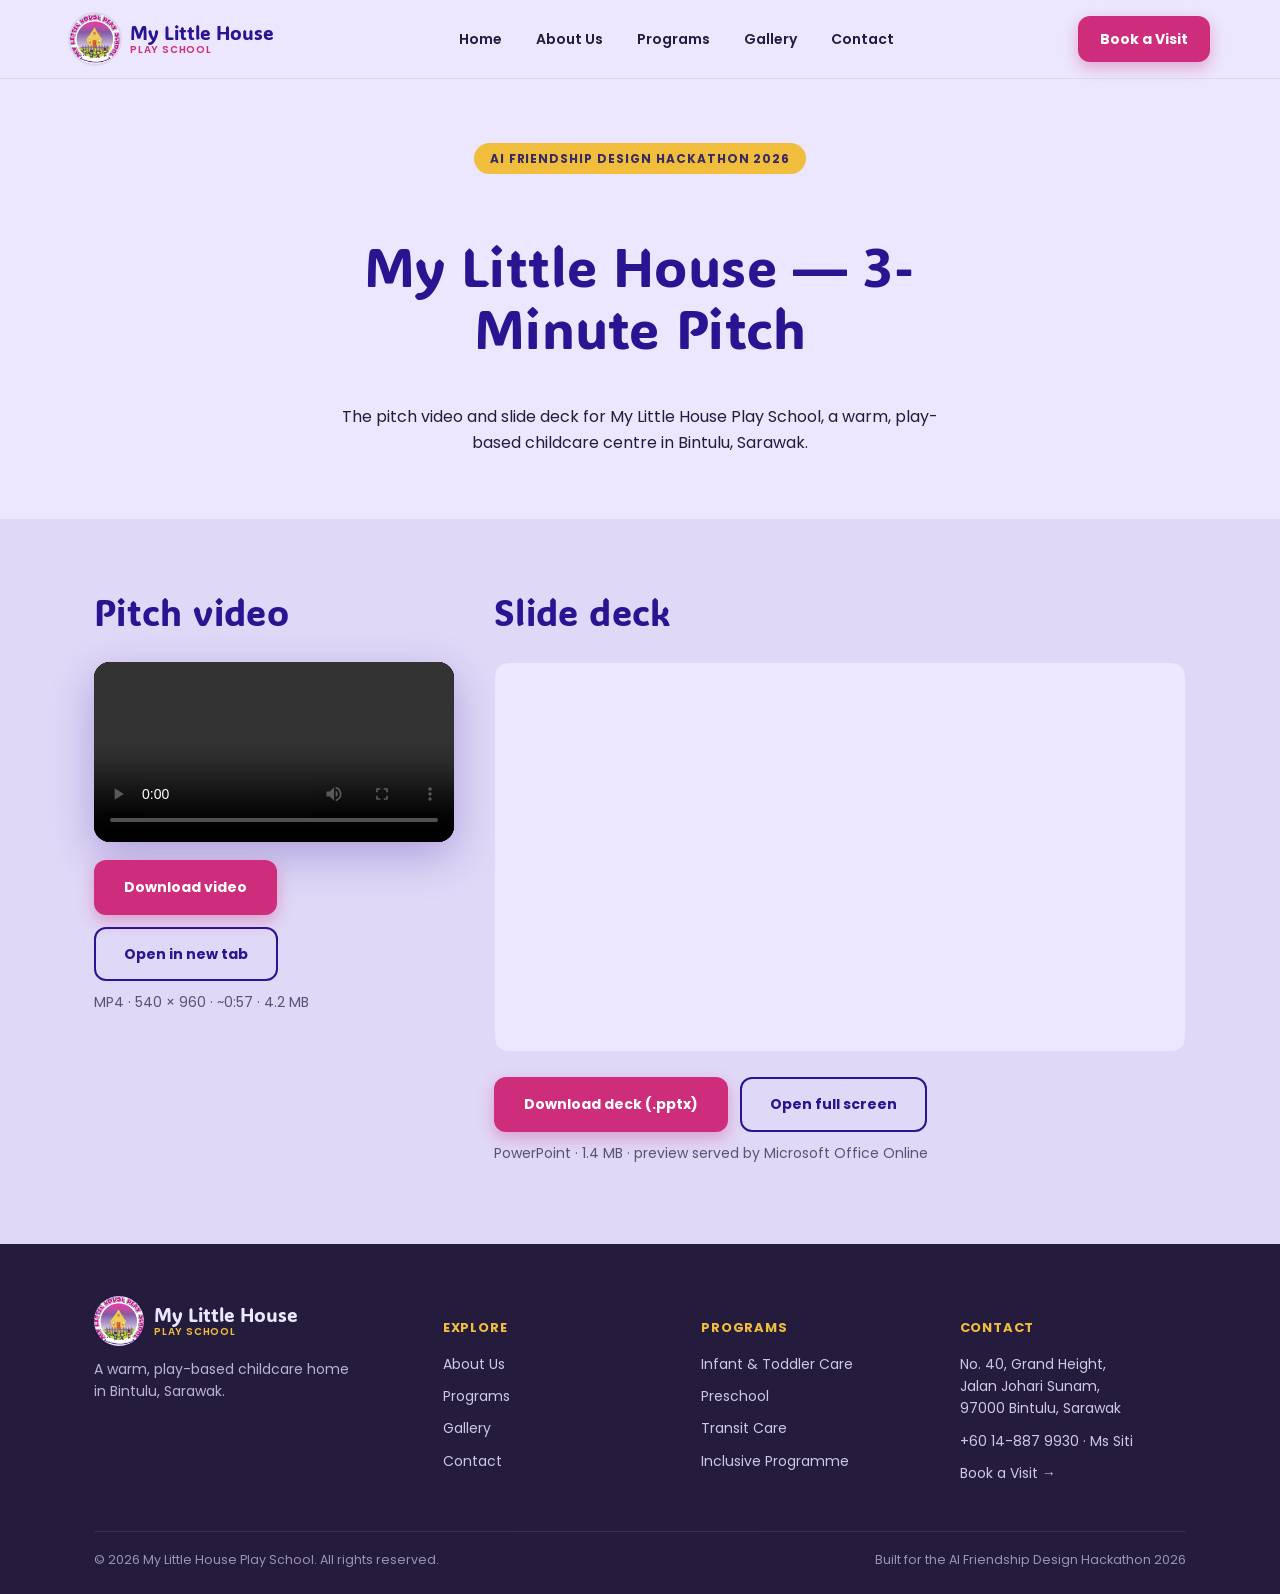
<file: pitch.html>
<!DOCTYPE html>
<html lang="en-MY">
<head>
<meta charset="UTF-8">
<meta name="viewport" content="width=device-width, initial-scale=1.0">
<title>Hackathon Pitch — My Little House Play School</title>
<meta name="description" content="The 3-minute hackathon pitch for My Little House Play School, Bintulu, Sarawak — pitch video and slide deck for the AI Friendship Design Hackathon 2026.">
<meta name="robots" content="noindex, follow">
<meta property="og:type" content="website">
<meta property="og:site_name" content="My Little House Play School">
<meta property="og:title" content="Hackathon Pitch — My Little House Play School">
<meta property="og:description" content="Pitch video and slide deck for the AI Friendship Design Hackathon 2026.">
<meta property="og:url" content="https://sarawak-hackathon-2026.github.io/SME-website/pitch.html">
<link rel="icon" href="favicon.ico" sizes="any">
<link rel="icon" type="image/png" sizes="32x32" href="assets/favicon-32.png">
<link rel="apple-touch-icon" href="assets/apple-touch-icon.png">
<link rel="manifest" href="site.webmanifest">
<link rel="preconnect" href="https://fonts.googleapis.com">
<link rel="preconnect" href="https://fonts.gstatic.com" crossorigin>
<script>try{if(!matchMedia('(prefers-reduced-motion:reduce)').matches)document.documentElement.classList.add('js-motion')}catch(e){}</script>
<link rel="stylesheet" href="styles.css?v=20260904d">
<style>
  .pitch-hero { text-align: center; max-width: 720px; margin: 0 auto; }
  .pitch-grid {
    display: grid;
    gap: 40px;
    margin-top: 8px;
    grid-template-columns: minmax(0, 360px) minmax(0, 1fr);
    align-items: start;
  }
  @media (max-width: 860px) { .pitch-grid { grid-template-columns: 1fr; } }
  .pitch-video {
    width: 100%;
    background: #000;
    border-radius: 16px;
    overflow: hidden;
    box-shadow: 0 14px 44px rgba(43, 19, 146, 0.28);
  }
  .pitch-video video { display: block; width: 100%; height: auto; background: #000; }
  .deck-frame {
    width: 100%;
    aspect-ratio: 16 / 9;
    border: 1px solid var(--cream-soft);
    border-radius: 14px;
    background: var(--cream);
  }
  .pitch-actions { margin-top: 18px; display: flex; flex-wrap: wrap; gap: 12px; }
  .file-meta { font-size: 14px; color: var(--charcoal); opacity: 0.7; margin-top: 10px; }
</style>
</head>
<body>

<header class="site-header">
  <nav class="container nav">
    <a class="brand" href="index.html">
      <span class="brand-mark"><img src="assets/logo.png" alt="My Little House Play School logo"></span>
      <span class="brand-name">My Little House<small>Play School</small></span>
    </a>
    <ul class="navlinks" id="navlinks">
      <li><a href="index.html">Home</a></li>
      <li><a href="about.html">About Us</a></li>
      <li><a href="programs.html">Programs</a></li>
      <li><a href="gallery.html">Gallery</a></li>
      <li><a href="contact.html">Contact</a></li>
      <li class="nav-cta-mobile"><a href="contact.html" class="btn btn-primary">Book a Visit</a></li>
    </ul>
    <div class="nav-cta">
      <a href="contact.html" class="btn btn-primary" style="padding:10px 20px;">Book a Visit</a>
      <button class="nav-toggle" id="navToggle" aria-label="Open menu" aria-controls="navlinks" aria-expanded="false">&#9776;</button>
    </div>
  </nav>
</header>

<main>

<section class="section-cream">
  <div class="container pitch-hero">
    <p class="eyebrow">AI Friendship Design Hackathon 2026</p>
    <h1>My Little House — 3-Minute Pitch</h1>
    <p class="lede" style="max-width:620px;margin:12px auto 0;">
      The pitch video and slide deck for My Little House Play School, a warm,
      play-based childcare centre in Bintulu, Sarawak.
    </p>
  </div>
</section>

<section class="section-soft">
  <div class="container">
    <div class="pitch-grid">

      <div>
        <h2 style="margin-top:0;">Pitch video</h2>
        <div class="pitch-video">
          <video controls playsinline preload="metadata">
            <source src="sg_sarawak_tiktok_hybrid_mission_accomplished_final.mp4" type="video/mp4">
            Your browser can't play this video.
            <a href="sg_sarawak_tiktok_hybrid_mission_accomplished_final.mp4">Download it instead</a>.
          </video>
        </div>
        <div class="pitch-actions">
          <a class="btn btn-primary" href="sg_sarawak_tiktok_hybrid_mission_accomplished_final.mp4" download>Download video</a>
          <a class="btn btn-secondary" href="sg_sarawak_tiktok_hybrid_mission_accomplished_final.mp4" target="_blank" rel="noopener">Open in new tab</a>
        </div>
        <p class="file-meta">MP4 · 540 × 960 · ~0:57 · 4.2 MB</p>
      </div>

      <div>
        <h2 style="margin-top:0;">Slide deck</h2>
        <iframe
          class="deck-frame"
          src="https://view.officeapps.live.com/op/embed.aspx?src=https%3A%2F%2Fsarawak-hackathon-2026.github.io%2FSME-website%2FMy_Little_House_Hackathon_3min_Pitch_v3.pptx"
          title="My Little House Hackathon 3-minute pitch deck"
          loading="lazy"
          allowfullscreen></iframe>
        <div class="pitch-actions">
          <a class="btn btn-primary" href="My_Little_House_Hackathon_3min_Pitch_v3.pptx" download>Download deck (.pptx)</a>
          <a class="btn btn-secondary" href="https://view.officeapps.live.com/op/view.aspx?src=https%3A%2F%2Fsarawak-hackathon-2026.github.io%2FSME-website%2FMy_Little_House_Hackathon_3min_Pitch_v3.pptx" target="_blank" rel="noopener">Open full screen</a>
        </div>
        <p class="file-meta">PowerPoint · 1.4 MB · preview served by Microsoft Office Online</p>
      </div>

    </div>
  </div>
</section>

</main>

<footer class="site-footer">
  <div class="container">
    <div class="footer-grid">
      <div>
        <div class="brand" style="margin-bottom:12px;">
          <span class="brand-mark"><img src="assets/logo.png" alt="My Little House Play School logo"></span>
          <span class="brand-name" style="color:var(--cream);">My Little House<small style="color:var(--gold);">Play School</small></span>
        </div>
        <p style="opacity:0.75; font-size:14px; max-width:260px;">A warm, play-based childcare home in Bintulu, Sarawak.</p>
      </div>
      <div>
        <h5>Explore</h5>
        <ul>
          <li><a href="about.html">About Us</a></li>
          <li><a href="programs.html">Programs</a></li>
          <li><a href="gallery.html">Gallery</a></li>
          <li><a href="contact.html">Contact</a></li>
        </ul>
      </div>
      <div>
        <h5>Programs</h5>
        <ul>
          <li><a href="programs.html">Infant & Toddler Care</a></li>
          <li><a href="programs.html">Preschool</a></li>
          <li><a href="programs.html">Transit Care</a></li>
          <li><a href="programs.html">Inclusive Programme</a></li>
        </ul>
      </div>
      <div>
        <h5>Contact</h5>
        <ul>
          <li>No. 40, Grand Height,<br>Jalan Johari Sunam,<br>97000 Bintulu, Sarawak</li>
          <li><a href="tel:+60148879930">+60 14-887 9930</a> · Ms Siti</li>
          <li><a href="contact.html">Book a Visit →</a></li>
        </ul>
      </div>
    </div>
    <div class="footer-bottom">
      <span>© 2026 My Little House Play School. All rights reserved.</span>
      <span>Built for the AI Friendship Design Hackathon 2026</span>
    </div>
  </div>
</footer>

<script>
  (function () {
    var toggle = document.getElementById('navToggle');
    var links = document.getElementById('navlinks');
    if (!toggle || !links) return;
    toggle.addEventListener('click', function () {
      var open = links.classList.toggle('open');
      toggle.setAttribute('aria-expanded', open ? 'true' : 'false');
      toggle.setAttribute('aria-label', open ? 'Close menu' : 'Open menu');
      toggle.innerHTML = open ? '&#10005;' : '&#9776;';
    });
  })();
</script>

</body>
</html>
</file>
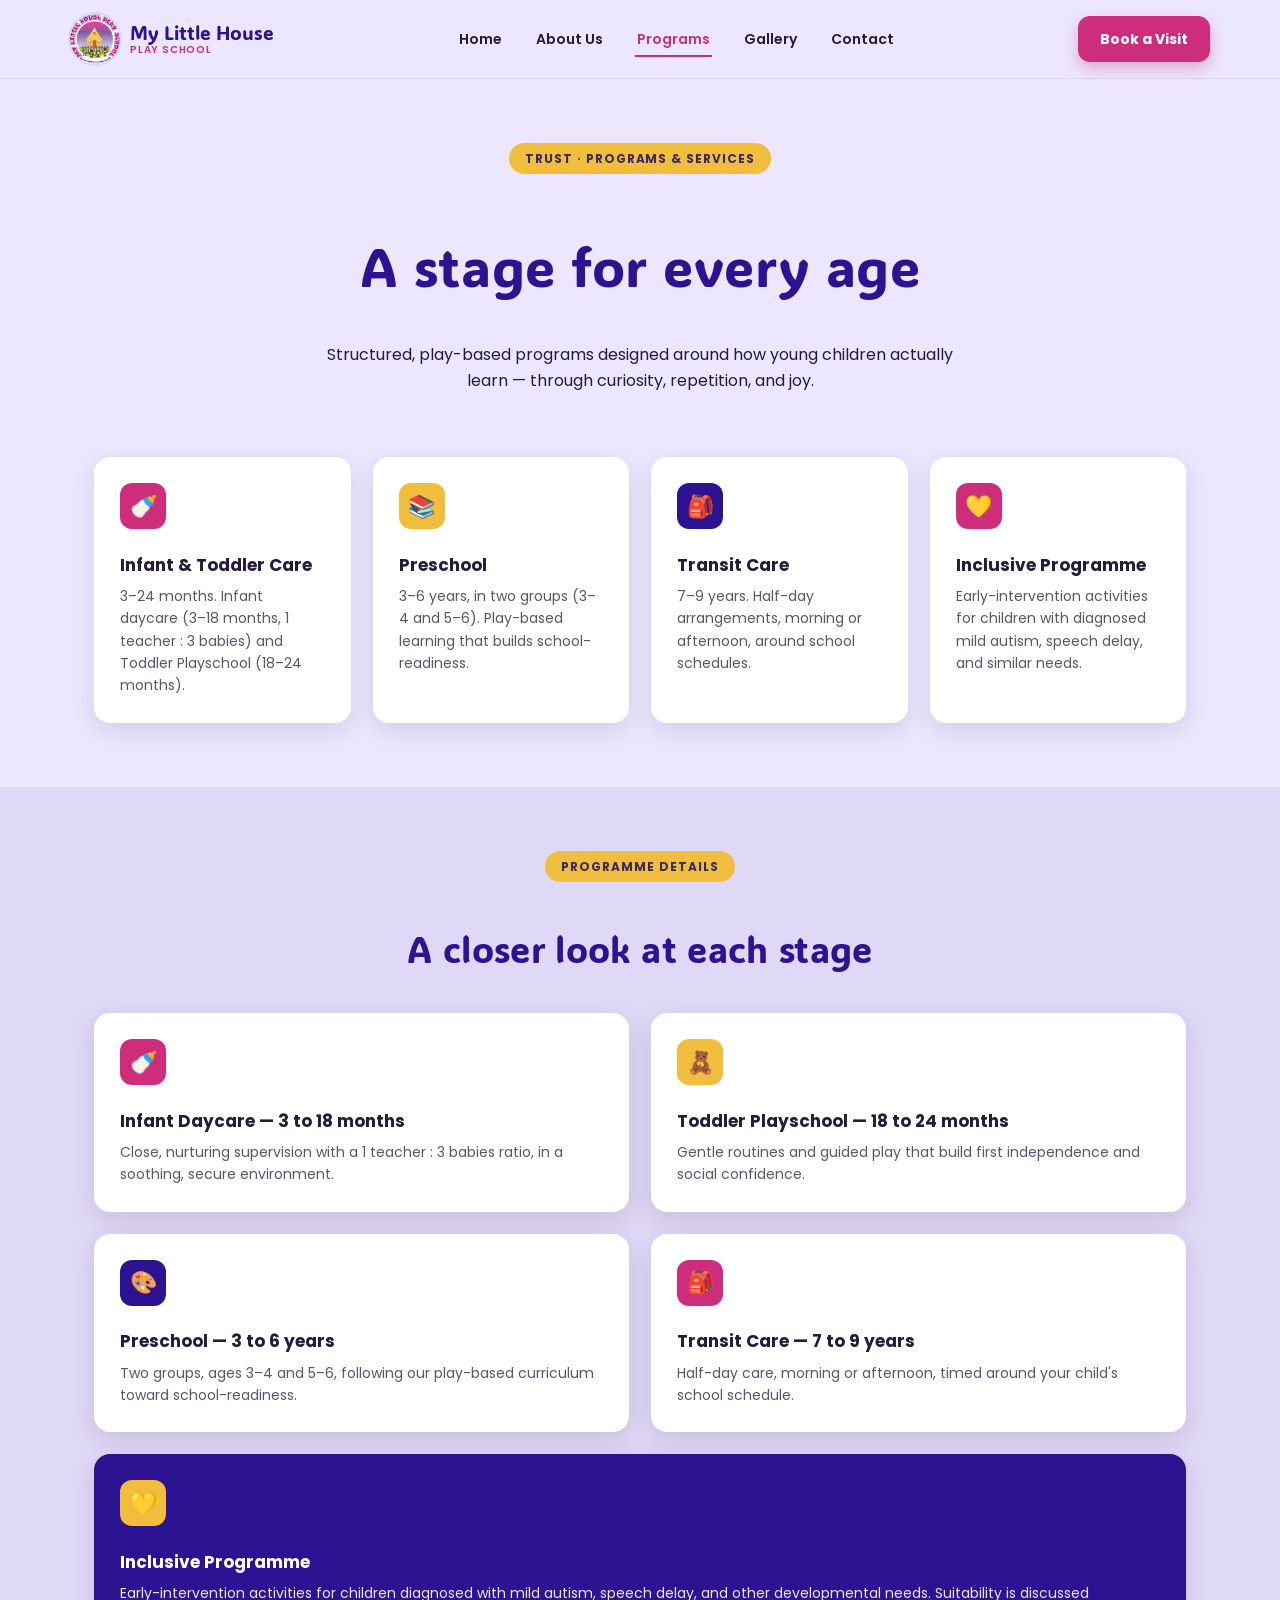
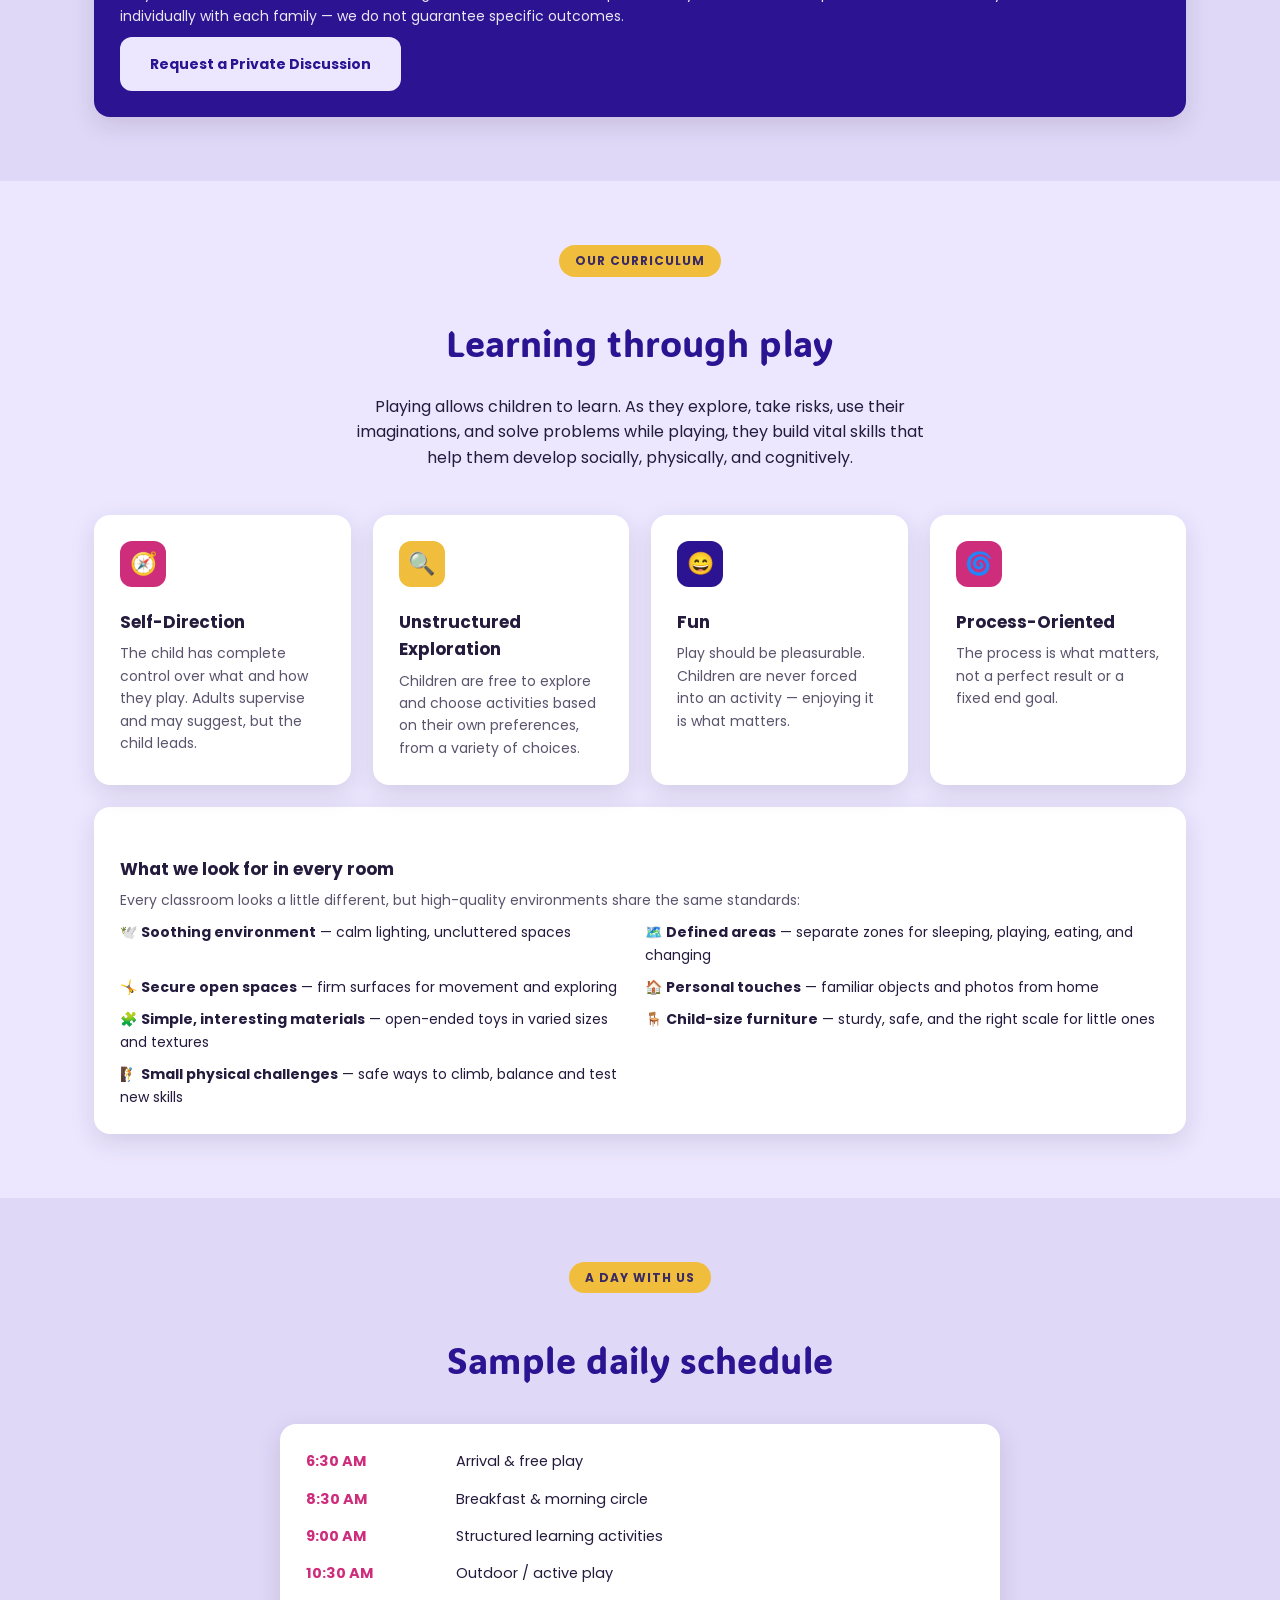
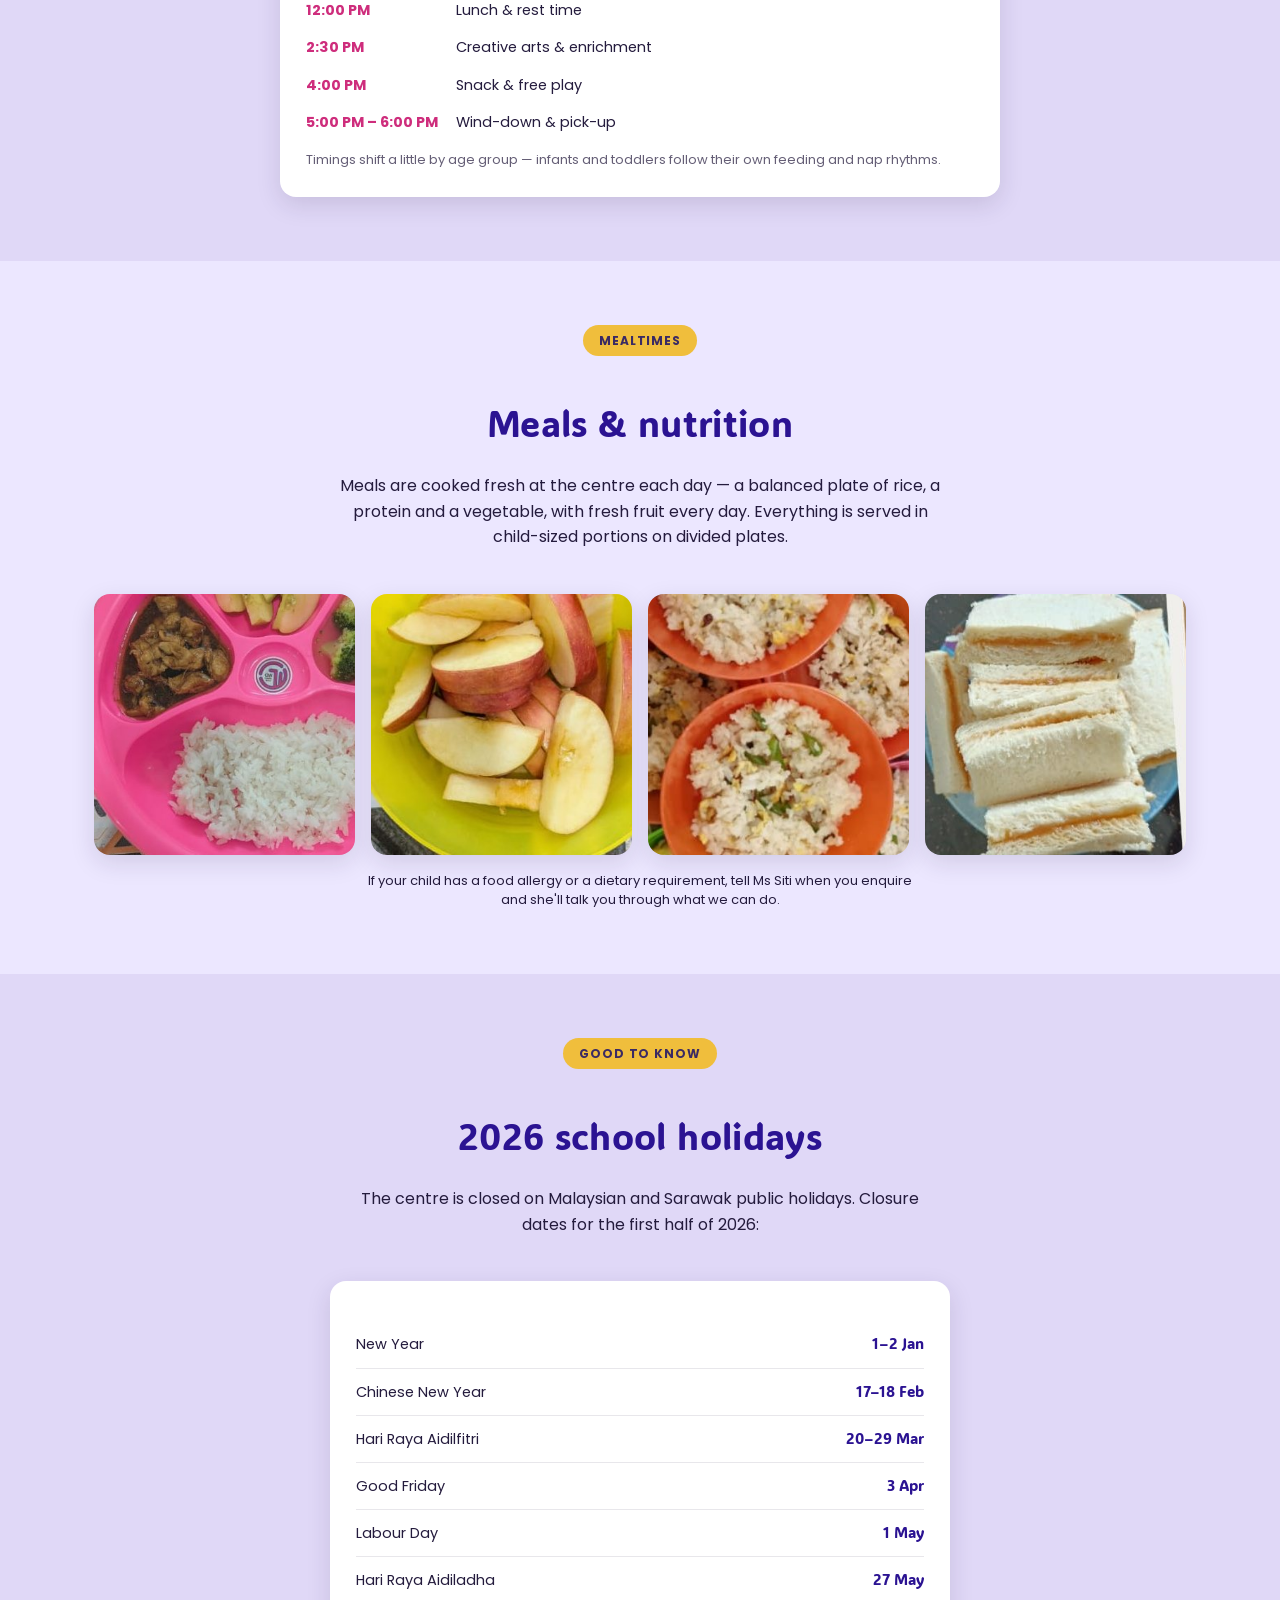
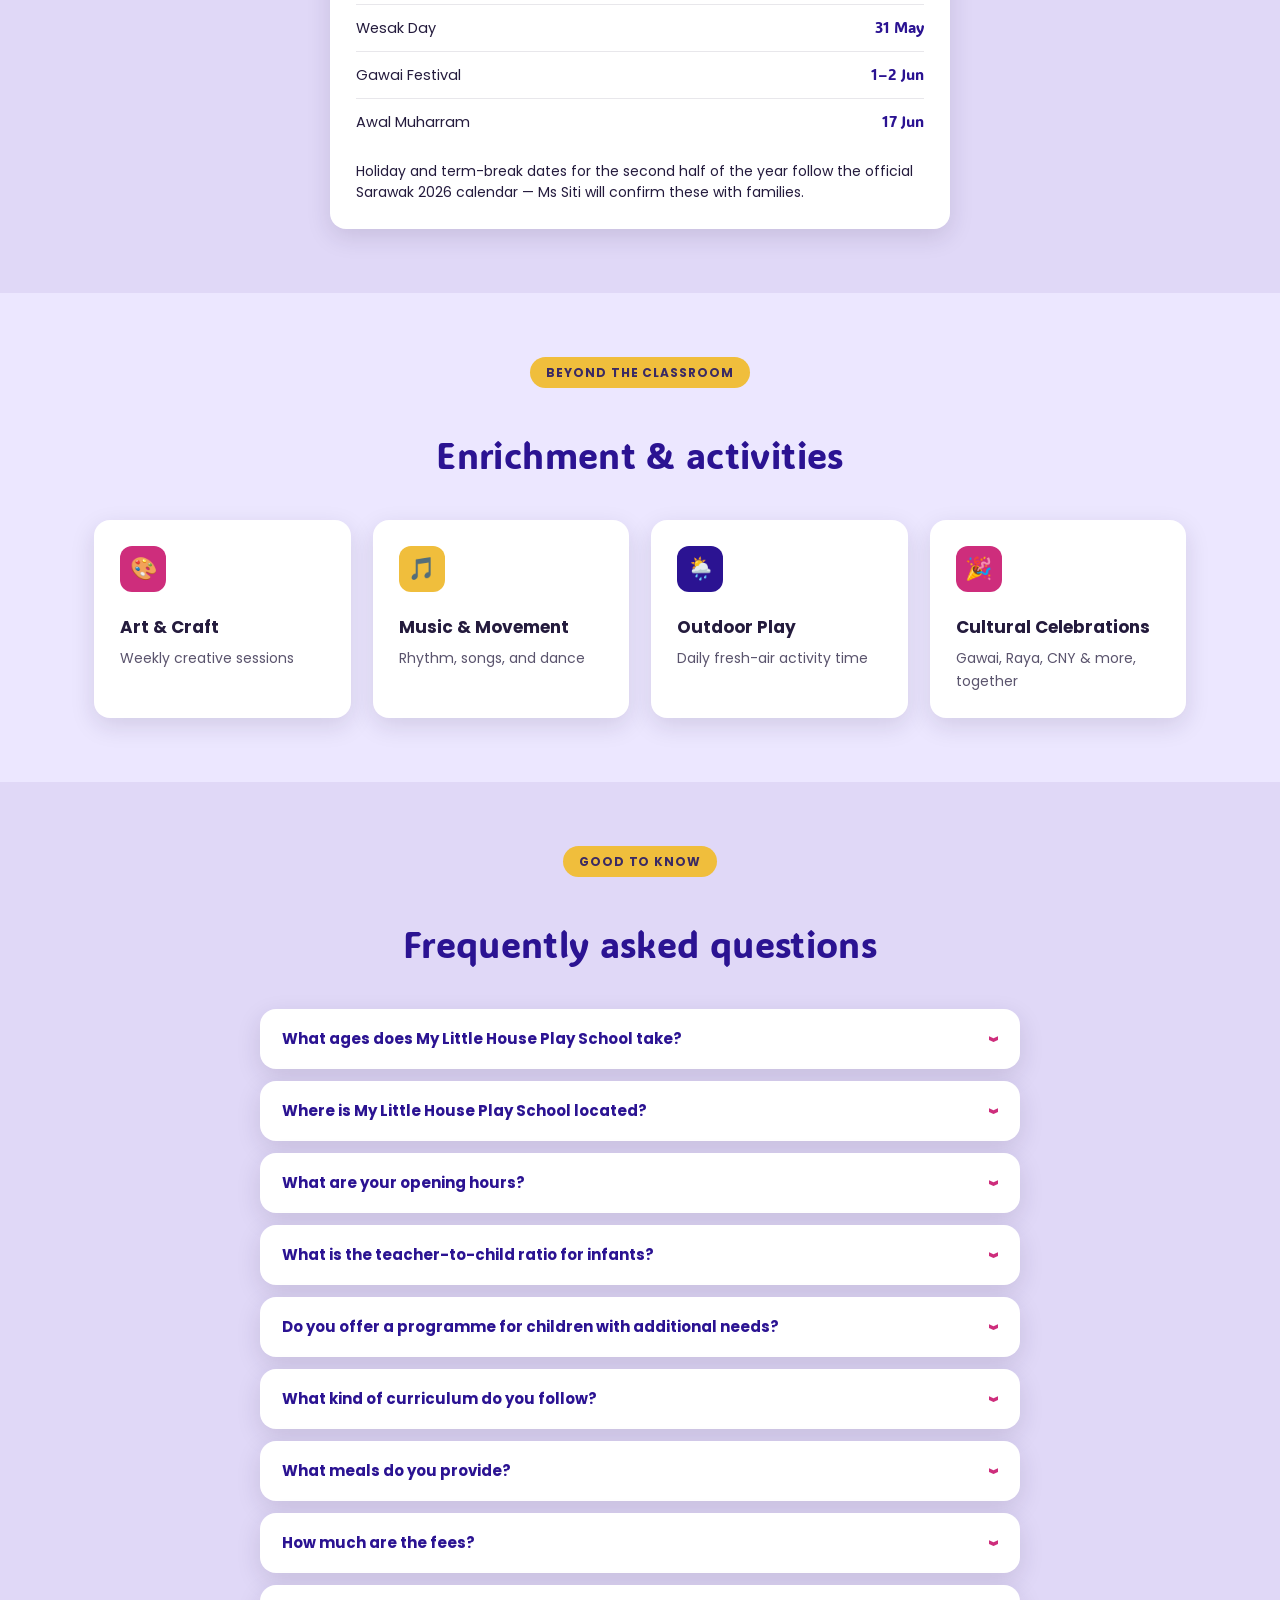
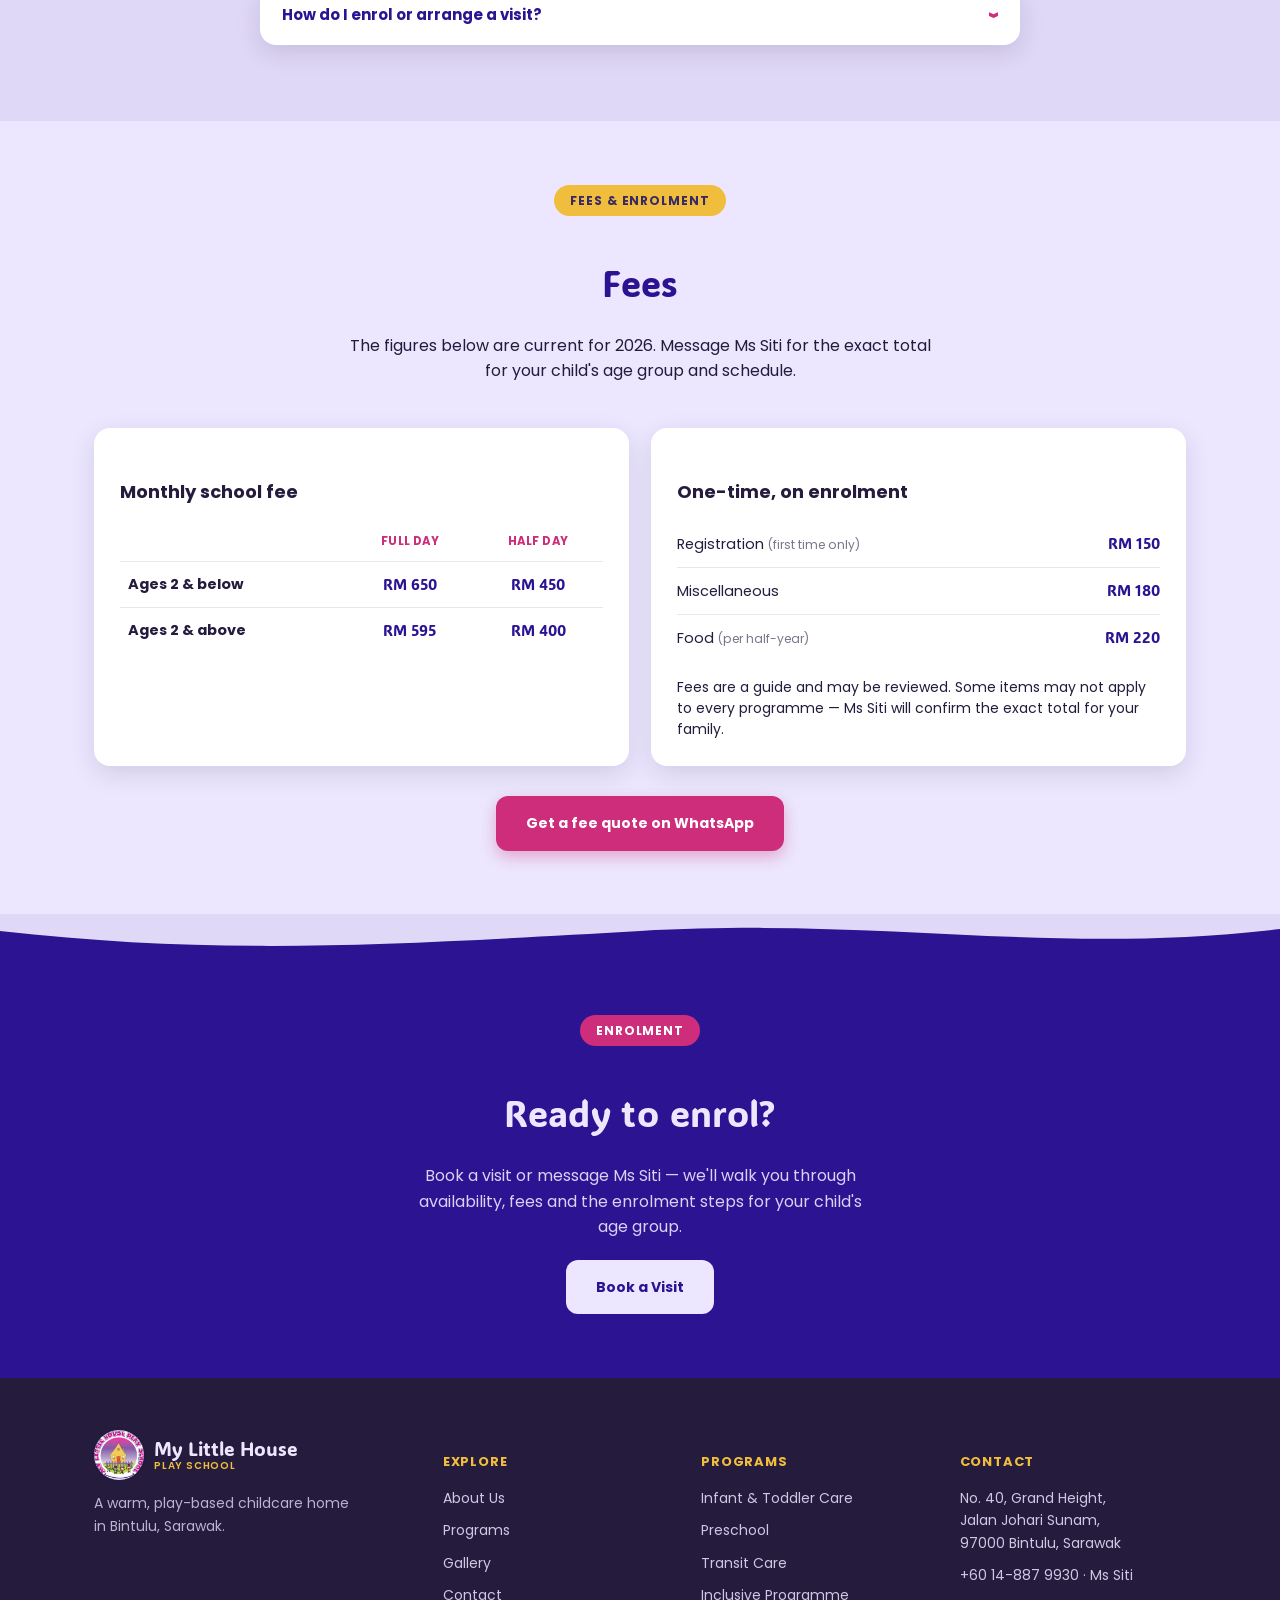
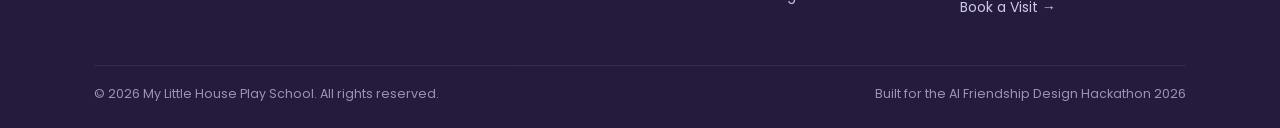
<file: programs.html>
<!DOCTYPE html>
<html lang="en-MY">
<head>
<meta charset="UTF-8">
<meta name="viewport" content="width=device-width, initial-scale=1.0">
<title>Programmes &amp; Curriculum — My Little House Play School, Bintulu</title>
<meta name="description" content="Programmes, curriculum and 2026 fees at My Little House Play School, Bintulu — infant daycare (1:3 ratio), toddler playschool, preschool, transit care and an inclusive programme for ages 3 months to 9 years.">
<link rel="canonical" href="https://sarawak-hackathon-2026.github.io/SME-website/programs.html">
<meta name="robots" content="index, follow, max-snippet:-1, max-image-preview:large, max-video-preview:-1">
<meta name="author" content="My Little House Play School">
<meta name="theme-color" content="#2B1392">
<meta name="geo.region" content="MY-13">
<meta name="geo.placename" content="Bintulu, Sarawak">
<meta name="geo.position" content="3.1701;113.0417">
<meta name="ICBM" content="3.1701, 113.0417">
<meta property="og:type" content="website">
<meta property="og:site_name" content="My Little House Play School">
<meta property="og:title" content="Programmes &amp; Curriculum — My Little House Play School, Bintulu">
<meta property="og:description" content="Programmes, curriculum and 2026 fees at My Little House Play School, Bintulu — infant daycare (1:3 ratio), toddler playschool, preschool, transit care and an inclusive programme for ages 3 months to 9 years.">
<meta property="og:url" content="https://sarawak-hackathon-2026.github.io/SME-website/programs.html">
<meta property="og:image" content="https://sarawak-hackathon-2026.github.io/SME-website/assets/og-image.jpg">
<meta property="og:image:alt" content="My Little House Play School — warm, play-based childcare in Bintulu, Sarawak for ages 3 months to 9 years">
<meta property="og:locale" content="en_MY">
<meta property="og:locale:alternate" content="ms_MY">
<meta name="twitter:card" content="summary_large_image">
<meta name="twitter:title" content="Programmes &amp; Curriculum — My Little House Play School, Bintulu">
<meta name="twitter:description" content="Programmes, curriculum and 2026 fees at My Little House Play School, Bintulu — infant daycare (1:3 ratio), toddler playschool, preschool, transit care and an inclusive programme for ages 3 months to 9 years.">
<meta name="twitter:image" content="https://sarawak-hackathon-2026.github.io/SME-website/assets/og-image.jpg">
<link rel="icon" href="favicon.ico" sizes="any">
<link rel="icon" type="image/png" sizes="32x32" href="assets/favicon-32.png">
<link rel="icon" type="image/png" sizes="48x48" href="assets/favicon-48.png">
<link rel="apple-touch-icon" href="assets/apple-touch-icon.png">
<link rel="manifest" href="site.webmanifest">
<link rel="preconnect" href="https://fonts.googleapis.com">
<link rel="preconnect" href="https://fonts.gstatic.com" crossorigin>
<script>try{if(!matchMedia('(prefers-reduced-motion:reduce)').matches)document.documentElement.classList.add('js-motion')}catch(e){}</script>
<link rel="stylesheet" href="styles.css?v=20260904d">
<script type="application/ld+json">
{
  "@context": "https://schema.org",
  "@graph": [
    {
      "@type": [
        "ChildCare",
        "LocalBusiness"
      ],
      "@id": "https://sarawak-hackathon-2026.github.io/SME-website/#business",
      "name": "My Little House Play School",
      "alternateName": "My Little House Childcare Centre",
      "legalName": "My Little House Playschool Childcare Centre (Taska Rumah Kecilku)",
      "foundingDate": "2011",
      "founder": {
        "@type": "Person",
        "name": "Siti Fatihah Binti Mohamad",
        "jobTitle": "Principal & Founder"
      },
      "description": "A warm, play-based childcare centre in Bintulu, Sarawak for children aged 3 months to 9 years, offering infant daycare, toddler playschool, preschool, transit care and an inclusive early-intervention programme.",
      "url": "https://sarawak-hackathon-2026.github.io/SME-website/",
      "logo": "https://sarawak-hackathon-2026.github.io/SME-website/assets/logo.png",
      "image": "https://sarawak-hackathon-2026.github.io/SME-website/assets/og-image.jpg",
      "telephone": "+60-14-887-9930",
      "priceRange": "$$",
      "currenciesAccepted": "MYR",
      "address": {
        "@type": "PostalAddress",
        "streetAddress": "No. 40, Grand Height, Jalan Johari Sunam",
        "addressLocality": "Bintulu",
        "addressRegion": "Sarawak",
        "postalCode": "97000",
        "addressCountry": "MY"
      },
      "geo": {
        "@type": "GeoCoordinates",
        "latitude": 3.1701,
        "longitude": 113.0417
      },
      "areaServed": [
        {
          "@type": "City",
          "name": "Bintulu"
        },
        {
          "@type": "AdministrativeArea",
          "name": "Sarawak"
        }
      ],
      "audience": {
        "@type": "PeopleAudience",
        "suggestedMinAge": 0,
        "suggestedMaxAge": 9
      },
      "openingHoursSpecification": [
        {
          "@type": "OpeningHoursSpecification",
          "dayOfWeek": [
            "Monday",
            "Tuesday",
            "Wednesday",
            "Thursday",
            "Friday"
          ],
          "opens": "06:30",
          "closes": "18:00"
        },
        {
          "@type": "OpeningHoursSpecification",
          "dayOfWeek": "Saturday",
          "opens": "07:00",
          "closes": "13:00"
        }
      ],
      "knowsLanguage": [
        "en",
        "ms"
      ],
      "slogan": "Rooted in Sarawak, growing every child.",
      "hasMap": "https://www.google.com/maps?q=No.+40,+Grand+Height,+Jalan+Johari+Sunam,+97000+Bintulu,+Sarawak",
      "numberOfEmployees": { "@type": "QuantitativeValue", "value": 6 },
      "employee": [
        { "@type": "Person", "name": "Siti Fatihah Binti Mohamad", "jobTitle": "Principal & Founder" },
        { "@type": "Person", "name": "Sulaiman Bin Suhaili", "jobTitle": "Co-Founder" },
        { "@type": "Person", "name": "Nurul Azreen Binti Hepni", "jobTitle": "Teacher" },
        { "@type": "Person", "name": "Nurfarahein Binti Zainuddin", "jobTitle": "Teacher" },
        { "@type": "Person", "name": "Dannilla Anak Malay", "jobTitle": "Teacher" },
        { "@type": "Person", "name": "Kong Siew Cheng", "jobTitle": "Teacher" }
      ],
      "hasOfferCatalog": {
        "@type": "OfferCatalog",
        "name": "Childcare programmes",
        "itemListElement": [
          { "@type": "Offer", "itemOffered": { "@type": "Service", "name": "Infant daycare", "description": "Ages 3 to 18 months, at a ratio of one teacher to three babies." } },
          { "@type": "Offer", "itemOffered": { "@type": "Service", "name": "Toddler playschool", "description": "Ages 18 to 24 months." } },
          { "@type": "Offer", "itemOffered": { "@type": "Service", "name": "Preschool", "description": "Ages 3 to 6 years, in a 3 to 4 group and a 5 to 6 group." } },
          { "@type": "Offer", "itemOffered": { "@type": "Service", "name": "Transit care", "description": "School-age children aged 7 to 9, half-day around school hours." } },
          { "@type": "Offer", "itemOffered": { "@type": "Service", "name": "Inclusive programme", "description": "Early-intervention activities for children with mild autism, speech delay and similar developmental needs." } }
        ]
      }
    },
    {
      "@type": "WebSite",
      "@id": "https://sarawak-hackathon-2026.github.io/SME-website/#website",
      "name": "My Little House Play School",
      "url": "https://sarawak-hackathon-2026.github.io/SME-website/",
      "inLanguage": "en-MY",
      "publisher": {
        "@id": "https://sarawak-hackathon-2026.github.io/SME-website/#business"
      }
    },
    {
      "@type": "WebPage",
      "@id": "https://sarawak-hackathon-2026.github.io/SME-website/programs.html#webpage",
      "url": "https://sarawak-hackathon-2026.github.io/SME-website/programs.html",
      "name": "Programmes & Curriculum — My Little House Play School, Bintulu",
      "description": "Programmes, curriculum and 2026 fees at My Little House Play School, Bintulu — infant daycare (1:3 ratio), toddler playschool, preschool, transit care and an inclusive programme for ages 3 months to 9 years.",
      "isPartOf": {
        "@id": "https://sarawak-hackathon-2026.github.io/SME-website/#website"
      },
      "about": {
        "@id": "https://sarawak-hackathon-2026.github.io/SME-website/#business"
      },
      "inLanguage": "en-MY"
    },
    {
      "@type": "BreadcrumbList",
      "@id": "https://sarawak-hackathon-2026.github.io/SME-website/programs.html#breadcrumb",
      "itemListElement": [
        {
          "@type": "ListItem",
          "position": 1,
          "name": "Home",
          "item": "https://sarawak-hackathon-2026.github.io/SME-website/"
        },
        {
          "@type": "ListItem",
          "position": 2,
          "name": "Programmes",
          "item": "https://sarawak-hackathon-2026.github.io/SME-website/programs.html"
        }
      ]
    },
    {
      "@type": "FAQPage",
      "@id": "https://sarawak-hackathon-2026.github.io/SME-website/programs.html#faq",
      "mainEntity": [
        {
          "@type": "Question",
          "name": "What ages does My Little House Play School take?",
          "acceptedAnswer": {
            "@type": "Answer",
            "text": "We care for children from 3 months to 9 years old: infant daycare (3–18 months), toddler playschool (18–24 months), preschool (3–6 years, split into a 3–4 group and a 5–6 group), and transit care for school-age children aged 7–9."
          }
        },
        {
          "@type": "Question",
          "name": "Where is My Little House Play School located?",
          "acceptedAnswer": {
            "@type": "Answer",
            "text": "We are at No. 40, Grand Height, Jalan Johari Sunam, 97000 Bintulu, Sarawak, Malaysia."
          }
        },
        {
          "@type": "Question",
          "name": "What are your opening hours?",
          "acceptedAnswer": {
            "@type": "Answer",
            "text": "We are open Monday to Friday from 6:30am to 6:00pm, and Saturday from 7:00am to 1:00pm."
          }
        },
        {
          "@type": "Question",
          "name": "What is the teacher-to-child ratio for infants?",
          "acceptedAnswer": {
            "@type": "Answer",
            "text": "Our infant room runs at one teacher to every three babies."
          }
        },
        {
          "@type": "Question",
          "name": "Do you offer a programme for children with additional needs?",
          "acceptedAnswer": {
            "@type": "Answer",
            "text": "Yes. Our inclusive programme provides early-intervention activities for children with needs such as mild autism or speech delay. It is not a therapy service and we do not guarantee specific outcomes; suitability is discussed with each family individually."
          }
        },
        {
          "@type": "Question",
          "name": "What kind of curriculum do you follow?",
          "acceptedAnswer": {
            "@type": "Answer",
            "text": "A play-based curriculum built on four ideas: self-direction, unstructured exploration, fun, and a focus on the process rather than the product."
          }
        },
        {
          "@type": "Question",
          "name": "What meals do you provide?",
          "acceptedAnswer": {
            "@type": "Answer",
            "text": "Meals are cooked fresh at the centre each day: a balanced plate of rice with a protein and a vegetable, plus fresh fruit every day, served in child-sized portions on divided plates. Tell Ms Siti about any food allergy or dietary requirement when you enquire."
          }
        },
        {
          "@type": "Question",
          "name": "How much are the fees?",
          "acceptedAnswer": {
            "@type": "Answer",
            "text": "Monthly fees are RM 595 to RM 650 for full-day care and RM 400 to RM 450 for half-day, with a lower rate for children over 2 years old. One-time enrolment costs are a RM 150 registration fee (first time only), RM 180 miscellaneous, and RM 220 for food per half-year. Figures are current for 2026; message Ms Siti on WhatsApp at +60 14-887 9930 for a quote for your child's age group and schedule."
          }
        },
        {
          "@type": "Question",
          "name": "How do I enrol or arrange a visit?",
          "acceptedAnswer": {
            "@type": "Answer",
            "text": "Message or call Ms Siti on WhatsApp at +60 14-887 9930, or send an enquiry through our Contact page. You are welcome to drop by for a tour any weekday."
          }
        }
      ]
    },
    {
      "@type": "OfferCatalog",
      "@id": "https://sarawak-hackathon-2026.github.io/SME-website/programs.html#fees",
      "name": "Monthly school fees (2026)",
      "url": "https://sarawak-hackathon-2026.github.io/SME-website/programs.html#fees",
      "itemListElement": [
        { "@type": "Offer", "name": "Full-day care, child aged 2 years or below", "priceCurrency": "MYR", "price": "650", "priceSpecification": { "@type": "UnitPriceSpecification", "price": 650, "priceCurrency": "MYR", "unitText": "per month" } },
        { "@type": "Offer", "name": "Half-day care, child aged 2 years or below", "priceCurrency": "MYR", "price": "450", "priceSpecification": { "@type": "UnitPriceSpecification", "price": 450, "priceCurrency": "MYR", "unitText": "per month" } },
        { "@type": "Offer", "name": "Full-day care, child aged 2 years or above", "priceCurrency": "MYR", "price": "595", "priceSpecification": { "@type": "UnitPriceSpecification", "price": 595, "priceCurrency": "MYR", "unitText": "per month" } },
        { "@type": "Offer", "name": "Half-day care, child aged 2 years or above", "priceCurrency": "MYR", "price": "400", "priceSpecification": { "@type": "UnitPriceSpecification", "price": 400, "priceCurrency": "MYR", "unitText": "per month" } }
      ]
    }
  ]
}
</script>
</head>
<body>

<header class="site-header">
  <nav class="container nav">
    <a class="brand" href="index.html">
      <span class="brand-mark"><img src="assets/logo.png" alt="My Little House Play School logo"></span>
      <span class="brand-name">My Little House<small>Play School</small></span>
    </a>
    <ul class="navlinks" id="navlinks">
      <li><a href="index.html">Home</a></li>
      <li><a href="about.html">About Us</a></li>
      <li><a href="programs.html" class="active">Programs</a></li>
      <li><a href="gallery.html">Gallery</a></li>
      <li><a href="contact.html">Contact</a></li>
      <li class="nav-cta-mobile"><a href="contact.html" class="btn btn-primary">Book a Visit</a></li>
    </ul>
    <div class="nav-cta">
      <a href="contact.html" class="btn btn-primary" style="padding:10px 20px;">Book a Visit</a>
      <button class="nav-toggle" id="navToggle" aria-label="Open menu" aria-controls="navlinks" aria-expanded="false">&#9776;</button>
    </div>
  </nav>
</header>

<main>

<section class="section-cream">
  <div class="container" style="text-align:center; max-width:680px;">
    <span class="eyebrow">Trust · Programs & Services</span>
    <h1>A stage for every age</h1>
    <p class="lead" style="margin:0 auto;">Structured, play-based programs designed around how young children actually learn — through curiosity, repetition, and joy.</p>
  </div>
</section>

<section class="section-cream" style="padding-top:0;">
  <div class="container">
    <div class="grid grid-4">
      <div class="card">
        <div class="icon tint-terracotta">🍼</div>
        <h4>Infant & Toddler Care</h4>
        <p>3–24 months. Infant daycare (3–18 months, 1 teacher : 3 babies) and Toddler Playschool (18–24 months).</p>
      </div>
      <div class="card">
        <div class="icon tint-gold">📚</div>
        <h4>Preschool</h4>
        <p>3–6 years, in two groups (3–4 and 5–6). Play-based learning that builds school-readiness.</p>
      </div>
      <div class="card">
        <div class="icon tint-green">🎒</div>
        <h4>Transit Care</h4>
        <p>7–9 years. Half-day arrangements, morning or afternoon, around school schedules.</p>
      </div>
      <div class="card">
        <div class="icon tint-terracotta">💛</div>
        <h4>Inclusive Programme</h4>
        <p>Early-intervention activities for children with diagnosed mild autism, speech delay, and similar needs.</p>
      </div>
    </div>
  </div>
</section>

<section class="section-soft">
  <div class="container">
    <div class="section-head">
      <span class="eyebrow">Programme Details</span>
      <h2>A closer look at each stage</h2>
    </div>
    <div class="grid grid-2">
      <div class="card">
        <div class="icon tint-terracotta">🍼</div>
        <h4>Infant Daycare — 3 to 18 months</h4>
        <p>Close, nurturing supervision with a 1 teacher : 3 babies ratio, in a soothing, secure environment.</p>
      </div>
      <div class="card">
        <div class="icon tint-gold">🧸</div>
        <h4>Toddler Playschool — 18 to 24 months</h4>
        <p>Gentle routines and guided play that build first independence and social confidence.</p>
      </div>
      <div class="card">
        <div class="icon tint-green">🎨</div>
        <h4>Preschool — 3 to 6 years</h4>
        <p>Two groups, ages 3–4 and 5–6, following our play-based curriculum toward school-readiness.</p>
      </div>
      <div class="card">
        <div class="icon tint-terracotta">🎒</div>
        <h4>Transit Care — 7 to 9 years</h4>
        <p>Half-day care, morning or afternoon, timed around your child's school schedule.</p>
      </div>
    </div>
    <div class="card" style="margin-top:22px; background:var(--green); color:#fff;">
      <div class="icon tint-gold">💛</div>
      <h4 style="color:#fff;">Inclusive Programme</h4>
      <p style="opacity:0.9;">Early-intervention activities for children diagnosed with mild autism, speech delay, and other developmental needs. Suitability is discussed individually with each family — we do not guarantee specific outcomes.</p>
      <a href="contact.html" class="btn btn-light" style="margin-top:10px;">Request a Private Discussion</a>
    </div>
  </div>
</section>

<section class="section-cream">
  <div class="container">
    <div class="section-head">
      <span class="eyebrow">Our Curriculum</span>
      <h2>Learning through play</h2>
      <p style="max-width:600px; margin:0 auto;">Playing allows children to learn. As they explore, take risks, use their imaginations, and solve problems while playing, they build vital skills that help them develop socially, physically, and cognitively.</p>
    </div>
    <div class="grid grid-4">
      <div class="card">
        <div class="icon tint-terracotta">🧭</div>
        <h4>Self-Direction</h4>
        <p>The child has complete control over what and how they play. Adults supervise and may suggest, but the child leads.</p>
      </div>
      <div class="card">
        <div class="icon tint-gold">🔍</div>
        <h4>Unstructured Exploration</h4>
        <p>Children are free to explore and choose activities based on their own preferences, from a variety of choices.</p>
      </div>
      <div class="card">
        <div class="icon tint-green">😄</div>
        <h4>Fun</h4>
        <p>Play should be pleasurable. Children are never forced into an activity — enjoying it is what matters.</p>
      </div>
      <div class="card">
        <div class="icon tint-terracotta">🌀</div>
        <h4>Process-Oriented</h4>
        <p>The process is what matters, not a perfect result or a fixed end goal.</p>
      </div>
    </div>
    <div class="card" style="margin-top:22px;">
      <h4>What we look for in every room</h4>
      <p style="margin-bottom:10px;">Every classroom looks a little different, but high-quality environments share the same standards:</p>
      <div class="grid grid-2" style="gap:10px;">
        <p style="margin:0; font-size:14px;">🕊️ <strong>Soothing environment</strong> — calm lighting, uncluttered spaces</p>
        <p style="margin:0; font-size:14px;">🗺️ <strong>Defined areas</strong> — separate zones for sleeping, playing, eating, and changing</p>
        <p style="margin:0; font-size:14px;">🤸 <strong>Secure open spaces</strong> — firm surfaces for movement and exploring</p>
        <p style="margin:0; font-size:14px;">🏠 <strong>Personal touches</strong> — familiar objects and photos from home</p>
        <p style="margin:0; font-size:14px;">🧩 <strong>Simple, interesting materials</strong> — open-ended toys in varied sizes and textures</p>
        <p style="margin:0; font-size:14px;">🪑 <strong>Child-size furniture</strong> — sturdy, safe, and the right scale for little ones</p>
        <p style="margin:0; font-size:14px;">🧗 <strong>Small physical challenges</strong> — safe ways to climb, balance and test new skills</p>
      </div>
    </div>
  </div>
</section>

<section class="section-soft">
  <div class="container">
    <div class="section-head">
      <span class="eyebrow">A Day With Us</span>
      <h2>Sample daily schedule</h2>
    </div>
    <div class="card" style="max-width:720px; margin:0 auto;">
      <div class="day-schedule">
        <strong style="color:var(--terracotta);">6:30 AM</strong><span>Arrival & free play</span>
        <strong style="color:var(--terracotta);">8:30 AM</strong><span>Breakfast & morning circle</span>
        <strong style="color:var(--terracotta);">9:00 AM</strong><span>Structured learning activities</span>
        <strong style="color:var(--terracotta);">10:30 AM</strong><span>Outdoor / active play</span>
        <strong style="color:var(--terracotta);">12:00 PM</strong><span>Lunch & rest time</span>
        <strong style="color:var(--terracotta);">2:30 PM</strong><span>Creative arts & enrichment</span>
        <strong style="color:var(--terracotta);">4:00 PM</strong><span>Snack & free play</span>
        <strong style="color:var(--terracotta);">5:00 PM – 6:00 PM</strong><span>Wind-down & pick-up</span>
      </div>
      <p style="margin:16px 0 0; font-size:13px; opacity:0.7;">Timings shift a little by age group — infants and toddlers follow their own feeding and nap rhythms.</p>
    </div>
  </div>
</section>

<section class="section-cream" id="meals">
  <div class="container">
    <div class="section-head">
      <span class="eyebrow">Mealtimes</span>
      <h2>Meals &amp; nutrition</h2>
      <p style="max-width:600px; margin:0 auto;">Meals are cooked fresh at the centre each day — a balanced plate of rice, a protein and a vegetable, with fresh fruit every day. Everything is served in child-sized portions on divided plates.</p>
    </div>
    <div class="photo-strip">
      <img src="assets/food/balanced-plate.jpg" alt="A child's divided plate with rice, braised chicken, broccoli and apple slices" loading="lazy">
      <img src="assets/food/fresh-fruit.jpg" alt="A bowl of freshly cut apple slices served to the children" loading="lazy">
      <img src="assets/food/fried-rice.jpg" alt="Home-cooked fried rice with vegetables and egg in children's bowls" loading="lazy">
      <img src="assets/food/sandwiches.jpg" alt="Kaya sandwich fingers cut small for little hands" loading="lazy">
    </div>
    <p class="fee-note" style="text-align:center; max-width:560px; margin-left:auto; margin-right:auto;">If your child has a food allergy or a dietary requirement, tell Ms Siti when you enquire and she'll talk you through what we can do.</p>
  </div>
</section>

<section class="section-soft" id="holidays">
  <div class="container">
    <div class="section-head">
      <span class="eyebrow">Good to Know</span>
      <h2>2026 school holidays</h2>
      <p style="max-width:560px; margin:0 auto;">The centre is closed on Malaysian and Sarawak public holidays. Closure dates for the first half of 2026:</p>
    </div>
    <div class="card" style="max-width:620px; margin:0 auto;">
      <ul class="fee-list">
        <li><span>New Year</span> <strong>1–2 Jan</strong></li>
        <li><span>Chinese New Year</span> <strong>17–18 Feb</strong></li>
        <li><span>Hari Raya Aidilfitri</span> <strong>20–29 Mar</strong></li>
        <li><span>Good Friday</span> <strong>3 Apr</strong></li>
        <li><span>Labour Day</span> <strong>1 May</strong></li>
        <li><span>Hari Raya Aidiladha</span> <strong>27 May</strong></li>
        <li><span>Wesak Day</span> <strong>31 May</strong></li>
        <li><span>Gawai Festival</span> <strong>1–2 Jun</strong></li>
        <li><span>Awal Muharram</span> <strong>17 Jun</strong></li>
      </ul>
      <p class="fee-note">Holiday and term-break dates for the second half of the year follow the official Sarawak 2026 calendar — Ms Siti will confirm these with families.</p>
    </div>
  </div>
</section>

<section class="section-cream">
  <div class="container">
    <div class="section-head">
      <span class="eyebrow">Beyond the Classroom</span>
      <h2>Enrichment & activities</h2>
    </div>
    <div class="grid grid-4">
      <div class="card"><div class="icon tint-terracotta">🎨</div><h4>Art & Craft</h4><p>Weekly creative sessions</p></div>
      <div class="card"><div class="icon tint-gold">🎵</div><h4>Music & Movement</h4><p>Rhythm, songs, and dance</p></div>
      <div class="card"><div class="icon tint-green">🌦️</div><h4>Outdoor Play</h4><p>Daily fresh-air activity time</p></div>
      <div class="card"><div class="icon tint-terracotta">🎉</div><h4>Cultural Celebrations</h4><p>Gawai, Raya, CNY & more, together</p></div>
    </div>
  </div>
</section>

<section class="section-soft">
  <div class="container">
    <div class="section-head">
      <span class="eyebrow">Good to Know</span>
      <h2>Frequently asked questions</h2>
    </div>
    <div class="faq">
      <details>
        <summary>What ages does My Little House Play School take?</summary>
        <p>We care for children from 3 months to 9 years old: infant daycare (3–18 months), toddler playschool (18–24 months), preschool (3–6 years, split into a 3–4 group and a 5–6 group), and transit care for school-age children aged 7–9.</p>
      </details>
      <details>
        <summary>Where is My Little House Play School located?</summary>
        <p>We are at No. 40, Grand Height, Jalan Johari Sunam, 97000 Bintulu, Sarawak, Malaysia.</p>
      </details>
      <details>
        <summary>What are your opening hours?</summary>
        <p>We are open Monday to Friday from 6:30am to 6:00pm, and Saturday from 7:00am to 1:00pm.</p>
      </details>
      <details>
        <summary>What is the teacher-to-child ratio for infants?</summary>
        <p>Our infant room runs at one teacher to every three babies.</p>
      </details>
      <details>
        <summary>Do you offer a programme for children with additional needs?</summary>
        <p>Yes. Our inclusive programme provides early-intervention activities for children with needs such as mild autism or speech delay. It is not a therapy service and we do not guarantee specific outcomes; suitability is discussed with each family individually.</p>
      </details>
      <details>
        <summary>What kind of curriculum do you follow?</summary>
        <p>A play-based curriculum built on four ideas: self-direction, unstructured exploration, fun, and a focus on the process rather than the product.</p>
      </details>
      <details>
        <summary>What meals do you provide?</summary>
        <p>Meals are cooked fresh at the centre each day — a balanced plate of rice with a protein and a vegetable, plus fresh fruit every day, served in child-sized portions on divided plates. Tell Ms Siti about any food allergy or dietary requirement when you enquire and she'll talk you through what's possible.</p>
      </details>
      <details>
        <summary>How much are the fees?</summary>
        <p>Monthly fees are RM 595–650 for full-day care and RM 400–450 for half-day, with a lower rate for children over 2. One-time enrolment costs are a RM 150 registration fee (first time only), RM 180 miscellaneous, and RM 220 for food per half-year. See the <a href="#fees">full fee breakdown</a> below, or message Ms Siti for a quote for your child's age group.</p>
      </details>
      <details>
        <summary>How do I enrol or arrange a visit?</summary>
        <p>Message or call Ms Siti on WhatsApp at +60 14-887 9930, or send an enquiry through our Contact page. You are welcome to drop by for a tour any weekday.</p>
      </details>
    </div>
  </div>
</section>

<section class="section-cream" id="fees">
  <div class="container">
    <div class="section-head">
      <span class="eyebrow">Fees &amp; Enrolment</span>
      <h2>Fees</h2>
      <p style="max-width:600px; margin:0 auto;">The figures below are current for 2026. Message Ms Siti for the exact total for your child's age group and schedule.</p>
    </div>
    <div class="grid grid-2">
      <div class="card">
        <h4 style="font-size:18px; margin-bottom:4px;">Monthly school fee</h4>
        <table class="fee-table">
          <thead>
            <tr><th scope="col"></th><th scope="col">Full day</th><th scope="col">Half day</th></tr>
          </thead>
          <tbody>
            <tr><th scope="row">Ages 2 &amp; below</th><td>RM&nbsp;650</td><td>RM&nbsp;450</td></tr>
            <tr><th scope="row">Ages 2 &amp; above</th><td>RM&nbsp;595</td><td>RM&nbsp;400</td></tr>
          </tbody>
        </table>
      </div>
      <div class="card">
        <h4 style="font-size:18px; margin-bottom:4px;">One-time, on enrolment</h4>
        <ul class="fee-list">
          <li><span>Registration <small>(first time only)</small></span> <strong>RM&nbsp;150</strong></li>
          <li><span>Miscellaneous</span> <strong>RM&nbsp;180</strong></li>
          <li><span>Food <small>(per half-year)</small></span> <strong>RM&nbsp;220</strong></li>
        </ul>
        <p class="fee-note">Fees are a guide and may be reviewed. Some items may not apply to every programme — Ms Siti will confirm the exact total for your family.</p>
      </div>
    </div>
    <div style="text-align:center; margin-top:30px;">
      <a href="https://wa.me/60148879930?text=Hello%20My%20Little%20House%2C%20I%27d%20like%20a%20fee%20quote.%20My%20child%20is%20%5Bage%5D%20and%20I%27m%20interested%20in%20%5Bfull-day%2Fhalf-day%5D%20care." class="btn btn-primary">Get a fee quote on WhatsApp</a>
    </div>
  </div>
</section>

<section class="section-green" style="text-align:center;">
  <div class="container" style="max-width:520px;">
    <span class="eyebrow" style="background:var(--terracotta); color:#fff;">Enrolment</span>
    <h2>Ready to enrol?</h2>
    <p style="opacity:0.9;">Book a visit or message Ms Siti — we'll walk you through availability, fees and the enrolment steps for your child's age group.</p>
    <div style="margin-top:20px;">
      <a href="contact.html" class="btn btn-light">Book a Visit</a>
    </div>
  </div>
</section>

</main>

<footer class="site-footer">
  <div class="container">
    <div class="footer-grid">
      <div>
        <div class="brand" style="margin-bottom:12px;">
          <span class="brand-mark"><img src="assets/logo.png" alt="My Little House Play School logo"></span>
          <span class="brand-name" style="color:var(--cream);">My Little House<small style="color:var(--gold);">Play School</small></span>
        </div>
        <p style="opacity:0.75; font-size:14px; max-width:260px;">A warm, play-based childcare home in Bintulu, Sarawak.</p>
      </div>
      <div>
        <h5>Explore</h5>
        <ul>
          <li><a href="about.html">About Us</a></li>
          <li><a href="programs.html">Programs</a></li>
          <li><a href="gallery.html">Gallery</a></li>
          <li><a href="contact.html">Contact</a></li>
        </ul>
      </div>
      <div>
        <h5>Programs</h5>
        <ul>
          <li><a href="programs.html">Infant & Toddler Care</a></li>
          <li><a href="programs.html">Preschool</a></li>
          <li><a href="programs.html">Transit Care</a></li>
          <li><a href="programs.html">Inclusive Programme</a></li>
        </ul>
      </div>
      <div>
        <h5>Contact</h5>
        <ul>
          <li>No. 40, Grand Height,<br>Jalan Johari Sunam,<br>97000 Bintulu, Sarawak</li>
          <li><a href="tel:+60148879930">+60 14-887 9930</a> · Ms Siti</li>
          <li><a href="contact.html">Book a Visit →</a></li>
        </ul>
      </div>
    </div>
    <div class="footer-bottom">
      <span>© 2026 My Little House Play School. All rights reserved.</span>
      <span>Built for the AI Friendship Design Hackathon 2026</span>
    </div>
  </div>
</footer>

<script>
  (function () {
    var toggle = document.getElementById('navToggle');
    var links = document.getElementById('navlinks');
    if (!toggle || !links) return;
    toggle.addEventListener('click', function () {
      var open = links.classList.toggle('open');
      toggle.setAttribute('aria-expanded', open ? 'true' : 'false');
      toggle.setAttribute('aria-label', open ? 'Close menu' : 'Open menu');
      toggle.innerHTML = open ? '&#10005;' : '&#9776;';
    });
  })();
</script>
<script src="motion.js?v=20260904e" defer></script>
</body>
</html>
</file>
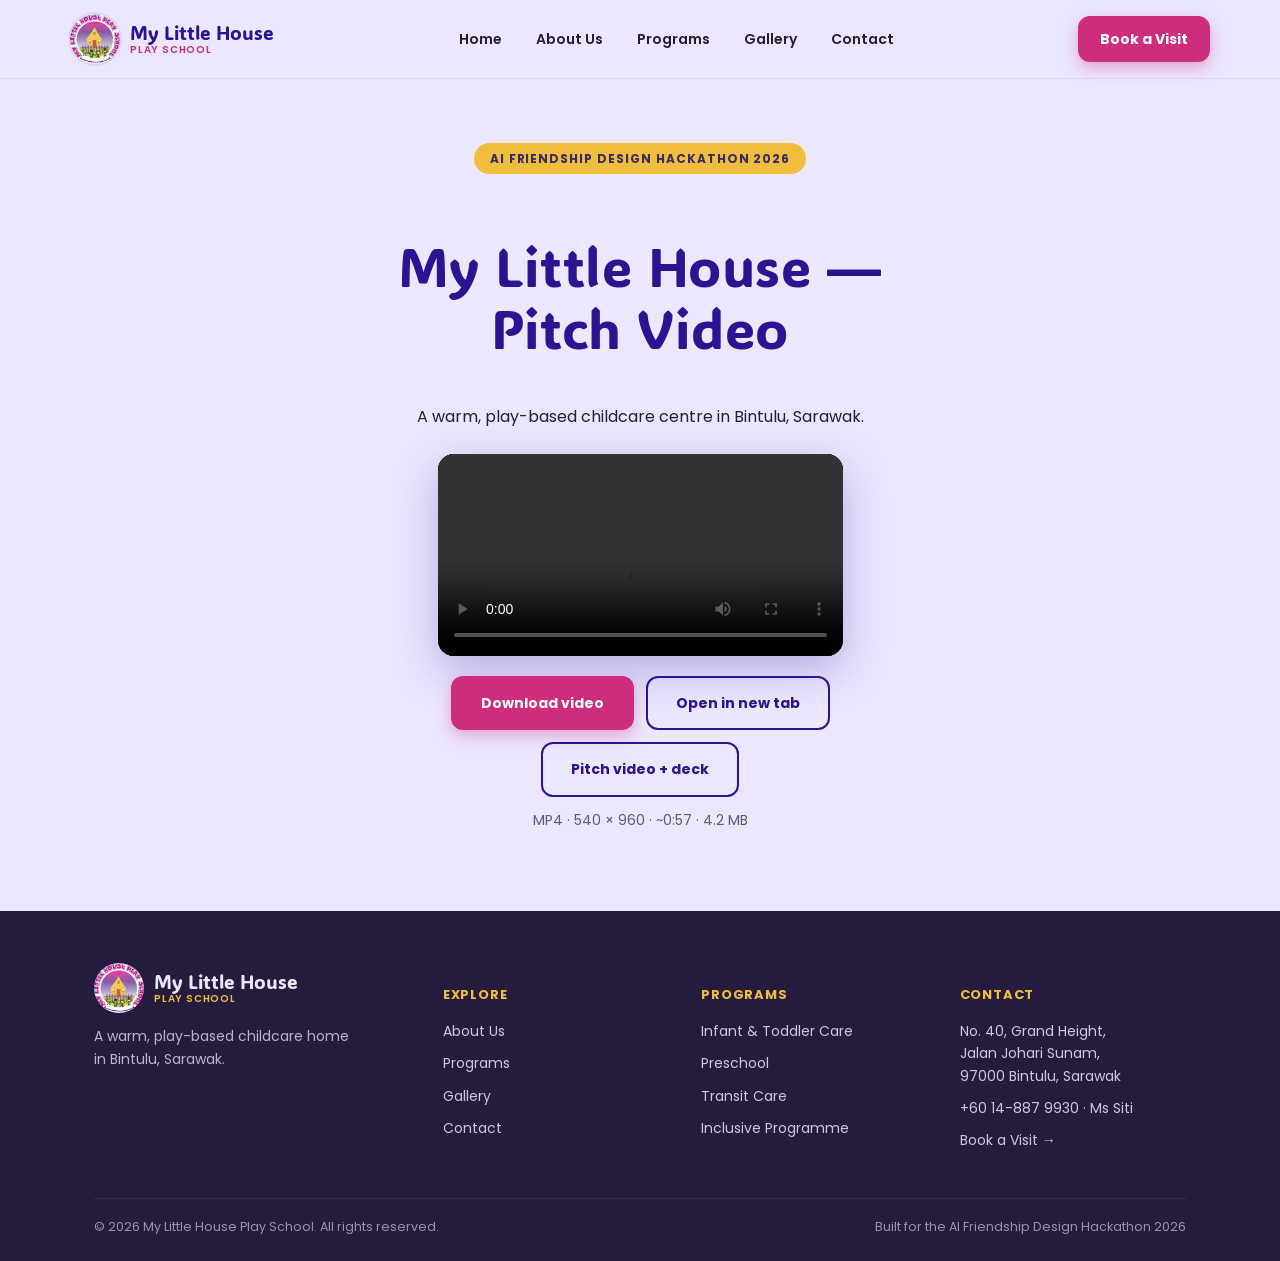
<file: video.html>
<!DOCTYPE html>
<html lang="en-MY">
<head>
<meta charset="UTF-8">
<meta name="viewport" content="width=device-width, initial-scale=1.0">
<title>Pitch Video — My Little House Play School</title>
<meta name="description" content="The SG × Sarawak hackathon pitch video for My Little House Play School, Bintulu, Sarawak.">
<meta name="robots" content="noindex, follow">
<meta property="og:type" content="video.other">
<meta property="og:site_name" content="My Little House Play School">
<meta property="og:title" content="Pitch Video — My Little House Play School">
<meta property="og:description" content="The SG × Sarawak hackathon pitch video for My Little House Play School.">
<meta property="og:url" content="https://sarawak-hackathon-2026.github.io/SME-website/video.html">
<link rel="icon" href="favicon.ico" sizes="any">
<link rel="icon" type="image/png" sizes="32x32" href="assets/favicon-32.png">
<link rel="apple-touch-icon" href="assets/apple-touch-icon.png">
<link rel="manifest" href="site.webmanifest">
<link rel="preconnect" href="https://fonts.googleapis.com">
<link rel="preconnect" href="https://fonts.gstatic.com" crossorigin>
<script>try{if(!matchMedia('(prefers-reduced-motion:reduce)').matches)document.documentElement.classList.add('js-motion')}catch(e){}</script>
<link rel="stylesheet" href="styles.css">
<style>
  .video-wrap { text-align: center; max-width: 620px; margin: 0 auto; }
  .video-frame {
    width: 100%;
    max-width: 405px;
    margin: 24px auto 0;
    background: #000;
    border-radius: 16px;
    overflow: hidden;
    box-shadow: 0 14px 44px rgba(43, 19, 146, 0.28);
  }
  .video-frame video { display: block; width: 100%; height: auto; background: #000; }
  .video-actions { margin-top: 20px; display: flex; flex-wrap: wrap; gap: 12px; justify-content: center; }
  .file-meta { font-size: 14px; color: var(--charcoal); opacity: 0.7; margin-top: 12px; }
</style>
</head>
<body>

<header class="site-header">
  <nav class="container nav">
    <a class="brand" href="index.html">
      <span class="brand-mark"><img src="assets/logo.png" alt="My Little House Play School logo"></span>
      <span class="brand-name">My Little House<small>Play School</small></span>
    </a>
    <ul class="navlinks" id="navlinks">
      <li><a href="index.html">Home</a></li>
      <li><a href="about.html">About Us</a></li>
      <li><a href="programs.html">Programs</a></li>
      <li><a href="gallery.html">Gallery</a></li>
      <li><a href="contact.html">Contact</a></li>
      <li class="nav-cta-mobile"><a href="contact.html" class="btn btn-primary">Book a Visit</a></li>
    </ul>
    <div class="nav-cta">
      <a href="contact.html" class="btn btn-primary" style="padding:10px 20px;">Book a Visit</a>
      <button class="nav-toggle" id="navToggle" aria-label="Open menu" aria-controls="navlinks" aria-expanded="false">&#9776;</button>
    </div>
  </nav>
</header>

<main>

<section class="section-cream">
  <div class="container video-wrap">
    <p class="eyebrow">AI Friendship Design Hackathon 2026</p>
    <h1>My Little House — Pitch Video</h1>
    <p class="lede" style="max-width:520px;margin:12px auto 0;">
      A warm, play-based childcare centre in Bintulu, Sarawak.
    </p>

    <div class="video-frame">
      <video controls playsinline preload="metadata">
        <source src="sg_sarawak_tiktok_hybrid_mission_accomplished_final.mp4" type="video/mp4">
        Your browser can't play this video.
        <a href="sg_sarawak_tiktok_hybrid_mission_accomplished_final.mp4">Download it instead</a>.
      </video>
    </div>

    <div class="video-actions">
      <a class="btn btn-primary" href="sg_sarawak_tiktok_hybrid_mission_accomplished_final.mp4" download>Download video</a>
      <a class="btn btn-secondary" href="sg_sarawak_tiktok_hybrid_mission_accomplished_final.mp4" target="_blank" rel="noopener">Open in new tab</a>
      <a class="btn btn-secondary" href="pitch.html">Pitch video + deck</a>
    </div>
    <p class="file-meta">MP4 · 540 × 960 · ~0:57 · 4.2 MB</p>
  </div>
</section>

</main>

<footer class="site-footer">
  <div class="container">
    <div class="footer-grid">
      <div>
        <div class="brand" style="margin-bottom:12px;">
          <span class="brand-mark"><img src="assets/logo.png" alt="My Little House Play School logo"></span>
          <span class="brand-name" style="color:var(--cream);">My Little House<small style="color:var(--gold);">Play School</small></span>
        </div>
        <p style="opacity:0.75; font-size:14px; max-width:260px;">A warm, play-based childcare home in Bintulu, Sarawak.</p>
      </div>
      <div>
        <h5>Explore</h5>
        <ul>
          <li><a href="about.html">About Us</a></li>
          <li><a href="programs.html">Programs</a></li>
          <li><a href="gallery.html">Gallery</a></li>
          <li><a href="contact.html">Contact</a></li>
        </ul>
      </div>
      <div>
        <h5>Programs</h5>
        <ul>
          <li><a href="programs.html">Infant & Toddler Care</a></li>
          <li><a href="programs.html">Preschool</a></li>
          <li><a href="programs.html">Transit Care</a></li>
          <li><a href="programs.html">Inclusive Programme</a></li>
        </ul>
      </div>
      <div>
        <h5>Contact</h5>
        <ul>
          <li>No. 40, Grand Height,<br>Jalan Johari Sunam,<br>97000 Bintulu, Sarawak</li>
          <li><a href="tel:+60148879930">+60 14-887 9930</a> · Ms Siti</li>
          <li><a href="contact.html">Book a Visit →</a></li>
        </ul>
      </div>
    </div>
    <div class="footer-bottom">
      <span>© 2026 My Little House Play School. All rights reserved.</span>
      <span>Built for the AI Friendship Design Hackathon 2026</span>
    </div>
  </div>
</footer>

<script>
  (function () {
    var toggle = document.getElementById('navToggle');
    var links = document.getElementById('navlinks');
    if (!toggle || !links) return;
    toggle.addEventListener('click', function () {
      var open = links.classList.toggle('open');
      toggle.setAttribute('aria-expanded', open ? 'true' : 'false');
      toggle.setAttribute('aria-label', open ? 'Close menu' : 'Open menu');
      toggle.innerHTML = open ? '&#10005;' : '&#9776;';
    });
  })();
</script>

</body>
</html>
</file>
<file: styles.css>
/* =========================================================
   My Little House Play School — Brand System
   Palette: lavender / indigo / magenta (from the centre's own
   brand). Token names are kept from the previous palette so the
   whole site re-skins from these values alone.
   ========================================================= */

@import url('https://fonts.googleapis.com/css2?family=ADLaM+Display&family=Poppins:wght@400;500;600;700;800&display=swap');

:root {
  /* Brand palette */
  --green:      #2B1392;   /* deep indigo — primary brand colour, headings, dark panels */
  --green-dark: #1d0b6b;
  --terracotta: #CE2D7C;   /* magenta — primary call-to-action buttons */
  --terracotta-dark: #b0246a;
  --gold:       #F0BE3C;   /* warm yellow — eyebrow tags, sunny accents */
  --cream:      #ECE7FF;   /* lavender — page background */
  --cream-soft: #E0D8F7;   /* soft lilac — alternating sections */
  --charcoal:   #241B3D;   /* plum-ink — body text, footer */

  --card-blue:  #EAE4FB;
  --card-terr:  #F8DBEC;
  --card-green: #E7DCF7;

  /* Typography */
  --font-display: 'ADLaM Display', 'Poppins', sans-serif;
  --font-body: 'Poppins', -apple-system, BlinkMacSystemFont, sans-serif;

  /* Rhythm */
  --radius-sm: 10px;
  --radius-md: 16px;
  --radius-lg: 24px;
  --shadow: 0 8px 24px rgba(36,27,61,0.13);
  --container: 1140px;
}

* { box-sizing: border-box; }

html { scroll-behavior: smooth; }

body {
  margin: 0;
  font-family: var(--font-body);
  color: var(--charcoal);
  background: var(--cream);
  line-height: 1.6;
  overflow-x: clip; /* guard against any stray horizontal scroll on small screens */
}

img { max-width: 100%; display: block; }

a { color: inherit; text-decoration: none; }

.container {
  max-width: var(--container);
  margin: 0 auto;
  padding: 0 24px;
}

h1, h2, h3, .display {
  font-family: var(--font-display);
  font-weight: 400; /* ADLaM Display only ships one weight */
  color: var(--green);
  line-height: 1.15;
  letter-spacing: 0.01em;
}

h1 { font-size: clamp(27px, 7.4vw, 54px); overflow-wrap: break-word; }
h2 { font-size: clamp(23px, 3.4vw, 36px); overflow-wrap: break-word; }
h3 { font-size: clamp(18px, 2.2vw, 22px); overflow-wrap: break-word; }

p { margin: 0 0 16px; }

.eyebrow {
  display: inline-block;
  font-weight: 700;
  font-size: 12px;
  letter-spacing: 0.08em;
  text-transform: uppercase;
  color: #3a2a63;
  background: var(--gold);
  padding: 6px 16px;
  border-radius: 999px;
  margin-bottom: 16px;
}

/* ---------- Buttons / CTA system ---------- */
.btn {
  display: inline-flex;
  align-items: center;
  gap: 8px;
  font-family: var(--font-body);
  font-weight: 700;
  font-size: 14px;
  padding: 14px 28px;
  border-radius: 12px;
  border: 2px solid transparent;
  cursor: pointer;
  transition: transform 0.15s ease, box-shadow 0.15s ease, background 0.15s ease;
}
.btn:hover { transform: translateY(-2px); }

.btn-primary {
  background: var(--terracotta);
  color: #fff;
  box-shadow: 0 6px 16px rgba(206,45,124,0.35);
}
.btn-primary:hover { background: var(--terracotta-dark); }

.btn-secondary {
  background: transparent;
  color: var(--green);
  border-color: var(--green);
}
.btn-secondary:hover { background: var(--green); color: #fff; }

.btn-light {
  background: var(--cream);
  color: var(--green);
}
.btn-light:hover { background: #fff; }

.btn-whatsapp {
  background: #25D366;
  color: #fff;
}

/* ---------- Header / Nav ---------- */
header.site-header {
  position: sticky;
  top: 0;
  z-index: 100;
  background: var(--cream);
  border-bottom: 1px solid rgba(36,27,61,0.08);
}
.nav {
  display: flex;
  align-items: center;
  justify-content: space-between;
  gap: 12px;
  padding: 14px 0;
}
.brand {
  display: flex;
  align-items: center;
  gap: 10px;
  min-width: 0;
}
.brand-mark {
  width: 50px;
  height: 50px;
  border-radius: 50%;
  overflow: hidden;
  flex-shrink: 0;
  box-shadow: 0 0 0 2px rgba(36,27,61,0.08);
}
.brand-mark img { width: 100%; height: 100%; object-fit: cover; display: block; }
.brand-name {
  font-family: var(--font-display);
  color: var(--green);
  font-size: 19px;
  line-height: 1.1;
}
.brand-name small {
  display: block;
  font-family: var(--font-body);
  font-weight: 600;
  font-size: 10px;
  letter-spacing: 0.08em;
  text-transform: uppercase;
  color: var(--terracotta);
}

.navlinks {
  display: flex;
  align-items: center;
  gap: 30px;
  list-style: none;
  margin: 0;
  padding: 0;
}
.navlinks a {
  font-weight: 600;
  font-size: 14px;
  color: var(--charcoal);
  padding: 6px 2px;
  border-bottom: 2px solid transparent;
}
.navlinks a:hover,
.navlinks a.active {
  color: var(--terracotta);
  border-bottom-color: var(--terracotta);
}
.nav-cta { display: flex; align-items: center; gap: 14px; flex-shrink: 0; }

.nav-toggle {
  display: none;
  background: none;
  border: none;
  font-size: 24px;
  line-height: 1;
  padding: 4px 6px;
  cursor: pointer;
  color: var(--green);
}

/* CTA that only appears inside the mobile dropdown */
.navlinks .nav-cta-mobile { display: none; }

@media (max-width: 860px) {
  .navlinks {
    position: absolute;
    top: 100%; left: 0; right: 0;
    background: var(--cream);
    flex-direction: column;
    align-items: stretch;
    gap: 0;
    padding: 6px 20px 16px;
    border-bottom: 1px solid rgba(36,27,61,0.08);
    box-shadow: 0 14px 22px rgba(36,27,61,0.12);
    display: none;
  }
  .navlinks.open { display: flex; }
  .navlinks a:not(.btn) {
    display: block;
    width: 100%;
    padding: 13px 2px;
    font-size: 15px;
    border-bottom: 1px solid rgba(36,27,61,0.07);
  }
  .navlinks a:not(.btn):hover,
  .navlinks a:not(.btn).active {
    color: var(--terracotta);
    border-bottom-color: rgba(36,27,61,0.07);
  }
  .navlinks .nav-cta-mobile {
    display: block;
    margin-top: 12px;
  }
  .navlinks .nav-cta-mobile .btn {
    width: 100%;
    justify-content: center;
  }
  .nav-toggle { display: block; }

  /* Desktop CTA buttons collapse into the hamburger menu on mobile/tablet */
  .nav-cta .btn { display: none; }
}
@media (max-width: 380px) {
  .brand-name { font-size: 17px; }
}

/* ---------- Hero ---------- */
.hero {
  display: flex;
  align-items: center;
  gap: 40px;
  padding: 64px 0;
  flex-wrap: wrap;
}
.hero-text { flex: 1 1 420px; }
.hero-text p.lead {
  font-size: 17px;
  max-width: 460px;
  opacity: 0.85;
}
.hero-actions { display: flex; gap: 14px; flex-wrap: wrap; margin-top: 8px; }
.hero-visual {
  flex: 1 1 380px;
  height: 360px;
  border-radius: var(--radius-lg);
  background: var(--green);
  position: relative;
  overflow: hidden;
  display: flex;
  align-items: center;
  justify-content: center;
}
.hero-visual::before {
  content: "";
  position: absolute;
  inset: 0;
  background-image:
    linear-gradient(135deg, rgba(240,190,60,0.16) 25%, transparent 25%),
    linear-gradient(225deg, rgba(240,190,60,0.16) 25%, transparent 25%),
    linear-gradient(45deg, rgba(240,190,60,0.16) 25%, transparent 25%),
    linear-gradient(315deg, rgba(240,190,60,0.16) 25%, transparent 25%);
  background-position: 20px 0, 20px 0, 0 0, 0 0;
  background-size: 40px 40px;
  background-repeat: repeat;
}
.hero-visual .blob { border-radius: 50%; position: relative; z-index: 1; }

/* ---------- Hero logo showcase (Home page) ---------- */
.hero-visual-logo {
  flex: 1 1 380px;
  height: 360px;
  border-radius: var(--radius-lg);
  background: linear-gradient(160deg, var(--green) 0%, var(--green-dark) 90%);
  position: relative;
  overflow: hidden;
  display: flex;
  align-items: center;
  justify-content: center;
}
.hero-visual-logo .blob { position: absolute; border-radius: 50%; }
.hero-visual-logo img.logo-hero {
  width: 260px;
  height: 260px;
  border-radius: 50%;
  object-fit: cover;
  border: 14px solid var(--cream);
  position: relative;
  z-index: 2;
  background: var(--cream);
  box-shadow: 0 0 0 4px var(--gold), 0 18px 40px rgba(0,0,0,0.32);
}
@media (max-width: 500px) {
  .hero-visual-logo img.logo-hero { width: 190px; height: 190px; }
}

/* ---------- Section shells ---------- */
section { padding: 64px 0; }
.section-cream { background: var(--cream); }
.section-soft { background: var(--cream-soft); }
.section-green { background: var(--green); color: var(--cream); }
.section-green h2, .section-green h3 { color: var(--cream); }
.section-head { max-width: 640px; margin: 0 auto 44px; text-align: center; }
.section-head.left { margin: 0 0 40px; text-align: left; }

/* ---------- Cards / grids ---------- */
.grid {
  display: grid;
  gap: 22px;
}
.grid-3 { grid-template-columns: repeat(3, 1fr); }
.grid-2 { grid-template-columns: repeat(2, 1fr); }
.grid-4 { grid-template-columns: repeat(4, 1fr); }
@media (max-width: 860px) {
  .grid-3, .grid-4 { grid-template-columns: repeat(2, 1fr); }
}
@media (max-width: 560px) {
  .grid-3, .grid-4, .grid-2 { grid-template-columns: 1fr; }
}

.card {
  background: #fff;
  border-radius: var(--radius-md);
  padding: 26px;
  box-shadow: var(--shadow);
}
.card .icon {
  width: 46px; height: 46px;
  border-radius: 12px;
  display: flex; align-items: center; justify-content: center;
  font-size: 22px;
  margin-bottom: 14px;
}
.card h4 { font-size: 17px; margin-bottom: 6px; color: var(--charcoal); font-family: var(--font-body); font-weight: 700; }
.card p { font-size: 14px; opacity: 0.75; margin-bottom: 0; }

.avatar {
  width: 56px; height: 56px;
  border-radius: 50%;
  display: flex; align-items: center; justify-content: center;
  font-family: var(--font-display);
  font-size: 20px;
  color: #fff;
  margin-bottom: 14px;
}

.team-photo {
  width: 92px; height: 92px;
  border-radius: 50%;
  object-fit: cover;
  background: #fff;
  box-shadow: 0 0 0 3px var(--cream-soft), 0 6px 16px rgba(36, 27, 61, 0.15);
  margin-bottom: 16px;
}

.tint-terracotta { background: var(--terracotta); color: #fff; }
.tint-gold { background: var(--gold); color: var(--charcoal); }
.tint-green { background: var(--green); color: #fff; }

/* ---------- Photo placeholders (gallery) ---------- */
.photo {
  aspect-ratio: 4/3;
  border-radius: var(--radius-md);
  display: flex;
  align-items: center;
  justify-content: center;
  font-family: var(--font-display);
  font-size: 15px;
  text-align: center;
  padding: 16px;
  color: #fff;
  position: relative;
  overflow: hidden;
}
.photo span.tag {
  position: absolute;
  bottom: 12px; left: 12px;
  background: rgba(0,0,0,0.35);
  font-family: var(--font-body);
  font-weight: 600;
  font-size: 11px;
  padding: 4px 10px;
  border-radius: 999px;
  text-transform: uppercase;
  letter-spacing: 0.04em;
}

/* ---------- Photo carousel ---------- */
.carousel { position: relative; max-width: 760px; margin: 0 auto; }
.carousel-viewport {
  overflow: hidden;
  border-radius: var(--radius-md);
  box-shadow: var(--shadow);
  background: var(--cream-soft);
}
.carousel-track { display: flex; transition: transform 0.45s ease; }
.carousel-slide {
  min-width: 100%;
  margin: 0;
  position: relative;
  cursor: pointer;
}
.carousel-slide img {
  width: 100%;
  aspect-ratio: 3 / 2;
  object-fit: cover;
  display: block;
}
.carousel-slide figcaption {
  position: absolute;
  left: 0; right: 0; bottom: 0;
  background: linear-gradient(to top, rgba(36,27,61,0.75), rgba(36,27,61,0));
  color: #fff;
  font-family: var(--font-body);
  font-weight: 600;
  font-size: 14px;
  padding: 34px 18px 14px;
}
.carousel-btn {
  position: absolute;
  top: 50%;
  transform: translateY(-50%);
  width: 44px; height: 44px;
  border: none;
  border-radius: 50%;
  background: rgba(236,231,255,0.92);
  color: var(--green);
  font-size: 22px;
  line-height: 1;
  cursor: pointer;
  box-shadow: var(--shadow);
  display: flex;
  align-items: center;
  justify-content: center;
}
.carousel-btn:hover { background: #fff; }
.carousel-btn.prev { left: 12px; }
.carousel-btn.next { right: 12px; }
.carousel-dots { display: flex; justify-content: center; gap: 8px; margin-top: 16px; }
.carousel-dots button {
  width: 9px; height: 9px;
  padding: 0;
  border: none;
  border-radius: 50%;
  background: rgba(36,27,61,0.25);
  cursor: pointer;
}
.carousel-dots button.active { background: var(--terracotta); }
.carousel-hint {
  text-align: center;
  font-size: 12.5px;
  opacity: 0.6;
  margin: 10px 0 0;
}
@media (max-width: 560px) {
  .carousel-slide figcaption { font-size: 13px; }
  .carousel-btn { width: 38px; height: 38px; font-size: 18px; }
}

/* ---------- FAQ accordion ---------- */
.faq { max-width: 760px; margin: 0 auto; }
.faq details {
  background: #fff;
  border-radius: var(--radius-md);
  box-shadow: var(--shadow);
  margin-bottom: 12px;
  overflow: hidden;
}
.faq summary {
  list-style: none;
  cursor: pointer;
  padding: 18px 22px;
  font-family: var(--font-body);
  font-weight: 700;
  font-size: 15px;
  color: var(--green);
  display: flex;
  justify-content: space-between;
  align-items: center;
  gap: 16px;
}
.faq summary::-webkit-details-marker { display: none; }
.faq summary::after {
  content: "\203A";
  font-size: 24px;
  line-height: 1;
  color: var(--terracotta);
  flex-shrink: 0;
  transform: rotate(90deg);
  transition: transform 0.25s ease;
}
.faq details[open] summary::after { transform: rotate(270deg); }
.faq details > p {
  margin: 0;
  padding: 0 22px 20px;
  font-size: 14.5px;
  opacity: 0.82;
}

/* ---------- Info strip ---------- */
.info-strip {
  display: flex;
  flex-wrap: wrap;
  gap: 22px;
  justify-content: space-between;
  background: #fff;
  border-radius: var(--radius-lg);
  padding: 28px 32px;
  box-shadow: var(--shadow);
  margin-top: -70px;
  position: relative;
  z-index: 5;
}
.info-item { flex: 1 1 200px; }
.info-item h4 { margin: 0 0 4px; font-size: 13px; text-transform: uppercase; letter-spacing: 0.05em; color: var(--terracotta); }
.info-item p { margin: 0; font-size: 14.5px; font-weight: 600; }

/* ---------- Forms ---------- */
.form-grid { display: grid; gap: 16px; grid-template-columns: 1fr 1fr; }
.form-grid .full { grid-column: 1 / -1; }
@media (max-width: 620px) { .form-grid { grid-template-columns: 1fr; } }
label { display: block; font-size: 13px; font-weight: 700; margin-bottom: 6px; color: var(--green); }
input, select, textarea {
  width: 100%;
  padding: 12px 14px;
  border-radius: 10px;
  border: 1.5px solid rgba(36,27,61,0.15);
  font-family: var(--font-body);
  font-size: 14px;
  background: #fff;
}
input:focus, select:focus, textarea:focus { outline: 2px solid var(--gold); border-color: var(--gold); }

/* ---------- Footer ---------- */
footer.site-footer {
  background: var(--charcoal);
  color: var(--cream);
  padding: 52px 0 24px;
}
.footer-grid {
  display: grid;
  grid-template-columns: 1.4fr 1fr 1fr 1fr;
  gap: 32px;
  margin-bottom: 36px;
}
@media (max-width: 760px) { .footer-grid { grid-template-columns: 1fr 1fr; } }
.footer-grid h5 { font-size: 13px; text-transform: uppercase; letter-spacing: 0.06em; color: var(--gold); margin-bottom: 14px; }
.footer-grid ul { list-style: none; margin: 0; padding: 0; }
.footer-grid li { margin-bottom: 10px; font-size: 14px; opacity: 0.85; }
.footer-grid a:hover { color: var(--gold); }
.footer-bottom {
  border-top: 1px solid rgba(236,231,255,0.15);
  padding-top: 18px;
  font-size: 12.5px;
  opacity: 0.6;
  display: flex;
  justify-content: space-between;
  flex-wrap: wrap;
  gap: 8px;
}

.badge-note {
  display: block;
  max-width: 560px;
  font-size: 12px;
  line-height: 1.5;
  background: rgba(240,190,60,0.15);
  color: #3a2a63;
  border: 1px dashed var(--gold);
  border-radius: 10px;
  padding: 10px 14px;
  margin-top: 14px;
}

/* ---------- Daily schedule table ---------- */
.day-schedule {
  display: grid;
  grid-template-columns: 150px 1fr;
  row-gap: 14px;
  font-size: 14.5px;
}

/* ---------- Fees ---------- */
.fee-table {
  width: 100%;
  border-collapse: collapse;
  margin-top: 14px;
  font-size: 14.5px;
}
.fee-table th,
.fee-table td {
  padding: 11px 8px;
  text-align: center;
  border-bottom: 1px solid rgba(36, 27, 61, 0.1);
}
.fee-table thead th {
  font-family: var(--font-body);
  font-size: 11.5px;
  font-weight: 700;
  text-transform: uppercase;
  letter-spacing: 0.04em;
  color: var(--terracotta);
}
.fee-table tbody th {
  text-align: left;
  font-family: var(--font-body);
  font-weight: 700;
}
.fee-table tbody td {
  font-family: var(--font-display);
  font-weight: 400;
  color: var(--green);
}
.fee-table tbody tr:last-child th,
.fee-table tbody tr:last-child td { border-bottom: none; }

.fee-list {
  list-style: none;
  margin: 14px 0 0;
  padding: 0;
}
.fee-list li {
  display: flex;
  justify-content: space-between;
  align-items: baseline;
  gap: 14px;
  padding: 11px 0;
  border-bottom: 1px solid rgba(36, 27, 61, 0.1);
  font-size: 14.5px;
}
.fee-list li:last-child { border-bottom: none; }
.fee-list strong {
  font-family: var(--font-display);
  font-weight: 400;
  color: var(--green);
  white-space: nowrap;
}
.fee-list small { opacity: 0.6; }
.fee-note {
  font-size: 13px;
  opacity: 0.72;
  margin: 16px 0 0;
  line-height: 1.5;
}

/* ---------- Photo strip (meals, etc.) ---------- */
.photo-strip {
  display: grid;
  grid-template-columns: repeat(4, 1fr);
  gap: 16px;
}
.photo-strip img {
  width: 100%;
  aspect-ratio: 1 / 1;
  object-fit: cover;
  border-radius: var(--radius-md);
  box-shadow: var(--shadow);
  background: var(--cream-soft);
  transition: transform 0.25s ease, box-shadow 0.25s ease;
}
@media (max-width: 720px) {
  .photo-strip { grid-template-columns: repeat(2, 1fr); gap: 12px; }
}

/* ---------- Candid photo pair (children, faces blurred) ---------- */
.kids-strip {
  display: grid;
  grid-template-columns: repeat(2, 1fr);
  gap: 20px;
  margin-top: 8px;
}
.kids-strip figure { margin: 0; }
.kids-strip img {
  width: 100%;
  aspect-ratio: 16 / 10;
  object-fit: cover;
  border-radius: var(--radius-md);
  box-shadow: var(--shadow);
  background: var(--cream-soft);
  transition: transform 0.25s ease, box-shadow 0.25s ease;
}
.kids-strip figcaption {
  margin-top: 8px;
  font-size: 13.5px;
  opacity: 0.75;
}
@media (max-width: 640px) {
  .kids-strip { grid-template-columns: 1fr; gap: 16px; }
}

/* ---------- Small-screen tuning ---------- */
@media (max-width: 720px) {
  .info-strip { margin-top: 24px; }
}
@media (max-width: 560px) {
  section { padding: 48px 0; }
  .hero { padding: 40px 0; }
  .section-head { margin-bottom: 30px; }
  .card { padding: 22px; }
}
@media (max-width: 440px) {
  .container { padding: 0 18px; }
  .footer-grid { grid-template-columns: 1fr; gap: 24px; }
  .footer-bottom { justify-content: center; text-align: center; }
  .day-schedule { grid-template-columns: 1fr; row-gap: 3px; }
  .day-schedule strong { margin-top: 12px; }
  .hero-actions .btn,
  .hero-actions { width: 100%; }
  .hero-actions .btn { justify-content: center; }
}

/* =========================================================
   Stats band (count-up)
   ========================================================= */
.stats {
  display: grid;
  grid-template-columns: repeat(4, 1fr);
  gap: 24px;
  text-align: center;
}
.stat-num {
  font-family: var(--font-display);
  font-size: clamp(30px, 5vw, 46px);
  color: var(--terracotta);
  line-height: 1;
  font-variant-numeric: tabular-nums;
}
.stat-label {
  font-size: 13px;
  font-weight: 600;
  opacity: 0.78;
  margin-top: 10px;
  line-height: 1.4;
}
@media (max-width: 620px) {
  .stats { grid-template-columns: repeat(2, 1fr); gap: 30px 18px; }
}

/* =========================================================
   Organic wave into every green section
   ========================================================= */
.section-green { position: relative; padding-top: 100px; }
.section-green::before {
  content: "";
  position: absolute;
  left: 0; right: 0; top: -1px;
  height: 42px;
  background: url("data:image/svg+xml,%3Csvg xmlns='http://www.w3.org/2000/svg' viewBox='0 0 1440 42' preserveAspectRatio='none'%3E%3Cpath fill='%23E0D8F7' d='M0,0 H1440 V15 C1180,42 1000,3 720,17 C440,31 250,42 0,17 Z'/%3E%3C/svg%3E") no-repeat top center;
  background-size: 100% 100%;
  pointer-events: none;
}
@media (max-width: 560px) {
  .section-green { padding-top: 74px; }
  .section-green::before { height: 26px; }
}

/* =========================================================
   Motion & micro-interactions
   Gated behind html.js-motion, which motion.js adds ONLY when
   the visitor has not requested reduced motion.
   ========================================================= */

/* Cards & FAQ respond to the cursor (safe without JS too) */
.card { transition: transform 0.25s ease, box-shadow 0.25s ease; }
.card .icon { transition: transform 0.25s ease; }

.js-motion .reveal {
  opacity: 0;
  transform: translateY(18px);
  transition: opacity 0.6s ease, transform 0.6s cubic-bezier(0.22, 0.61, 0.36, 1);
  transition-delay: var(--reveal-delay, 0ms);
}
.js-motion .reveal.in { opacity: 1; transform: none; }

.js-motion .reveal-logo {
  opacity: 0;
  transform: scale(0.9);
  transition: opacity 0.7s ease, transform 0.9s cubic-bezier(0.22, 0.61, 0.36, 1);
  transition-delay: 0.15s;
}
.js-motion .reveal-logo.in { opacity: 1; transform: none; }

/* Floating hero logo + drifting blobs */
.js-motion .reveal-logo.in .logo-hero { animation: float 7s ease-in-out 1.15s infinite; }
@keyframes float { 0%, 100% { transform: translateY(0); } 50% { transform: translateY(-8px); } }
.js-motion .hero-visual-logo .blob { animation: drift 9s ease-in-out infinite; }
.js-motion .hero-visual-logo .blob:nth-of-type(2) { animation-duration: 12s; animation-direction: reverse; }
@keyframes drift { 0%, 100% { transform: translate(0, 0); } 50% { transform: translate(7px, -9px); } }

/* Card hover */
.js-motion .grid .card:hover {
  transform: translateY(-4px);
  box-shadow: 0 16px 36px rgba(36, 27, 61, 0.16);
}
.js-motion .grid .card:hover .icon { transform: translateY(-2px) scale(1.08) rotate(-4deg); }

/* Photo rows: same lift as the cards */
.js-motion .photo-strip img:hover,
.js-motion .kids-strip img:hover {
  transform: translateY(-4px);
  box-shadow: 0 16px 36px rgba(36, 27, 61, 0.16);
}

/* CTA arrow nudge */
.js-motion .btn-primary,
.js-motion .btn-whatsapp { transition: transform 0.15s ease, box-shadow 0.15s ease, background 0.15s ease; }

/* Sticky nav condense on scroll */
.site-header { transition: box-shadow 0.25s ease; }
.nav { transition: padding 0.25s ease; }
.js-motion .site-header.scrolled { box-shadow: 0 6px 20px rgba(36, 27, 61, 0.10); }
.js-motion .site-header.scrolled .nav { padding-top: 9px; padding-bottom: 9px; }

/* Nav logo gives a friendly spin on hover */
.brand-mark img { transition: transform 0.6s cubic-bezier(0.34, 1.56, 0.64, 1); }
.js-motion .brand:hover .brand-mark img { transform: rotate(360deg); }

/* Mobile menu items stagger in */
@media (max-width: 860px) {
  .js-motion .navlinks.open li { animation: menu-in 0.3s ease both; }
  .js-motion .navlinks.open li:nth-child(1) { animation-delay: 0.03s; }
  .js-motion .navlinks.open li:nth-child(2) { animation-delay: 0.06s; }
  .js-motion .navlinks.open li:nth-child(3) { animation-delay: 0.09s; }
  .js-motion .navlinks.open li:nth-child(4) { animation-delay: 0.12s; }
  .js-motion .navlinks.open li:nth-child(5) { animation-delay: 0.15s; }
  .js-motion .navlinks.open li:nth-child(6) { animation-delay: 0.18s; }
}
@keyframes menu-in { from { opacity: 0; transform: translateY(-6px); } to { opacity: 1; transform: none; } }

@media (prefers-reduced-motion: reduce) {
  * { animation-duration: 0.001ms !important; animation-iteration-count: 1 !important; transition-duration: 0.001ms !important; scroll-behavior: auto !important; }
}
</file>
